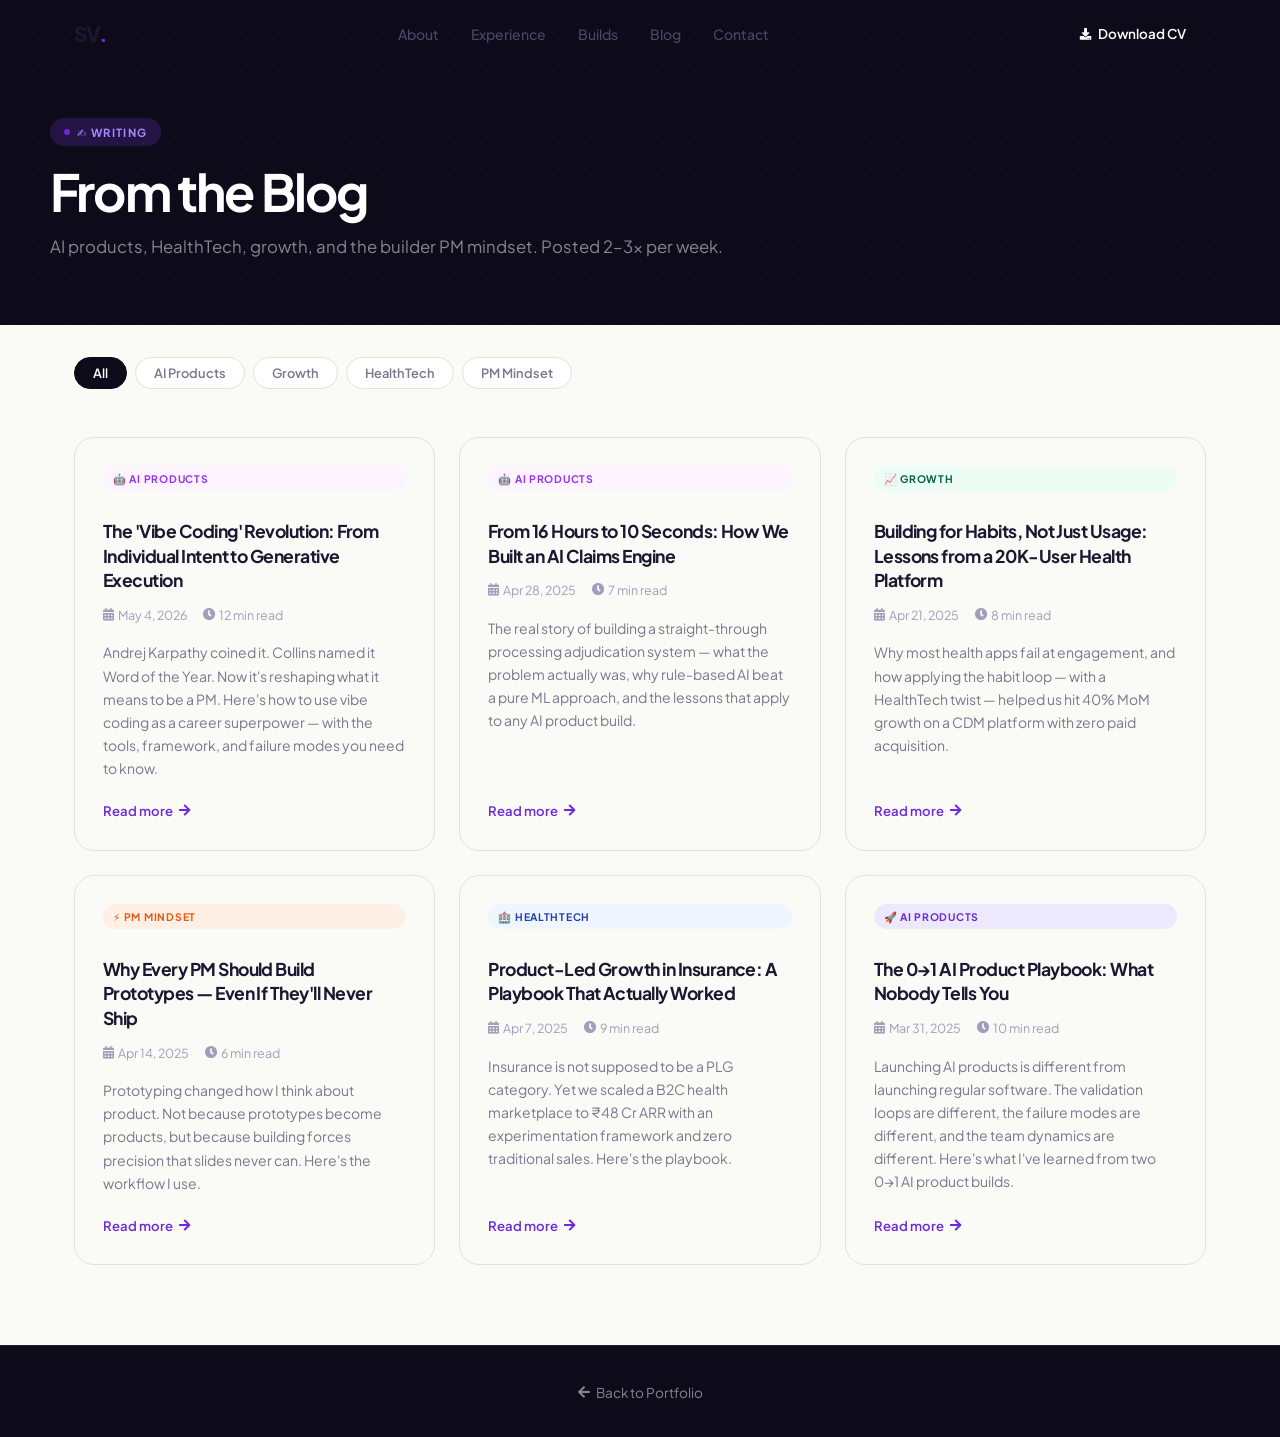
<file: blog.html>
<!DOCTYPE html>
<html lang="en">
<head>
  <meta charset="UTF-8">
  <meta name="viewport" content="width=device-width, initial-scale=1.0">
  <meta name="description" content="Sourav Verma's blog — writing on AI products, HealthTech, and the builder PM mindset.">
  <title>Blog — Sourav Verma</title>
  <link rel="preconnect" href="https://fonts.googleapis.com">
  <link href="https://fonts.googleapis.com/css2?family=Plus+Jakarta+Sans:wght@400;500;600;700;800&family=Inter:wght@400;500;600;700&display=swap" rel="stylesheet">
  <link rel="stylesheet" href="vendor/fontawesome-free/css/all.min.css">
  <link rel="stylesheet" href="css/main.css">
  <style>
    .blog-listing-card {
      border: 1px solid var(--c-border);
      border-radius: var(--r-xl);
      padding: 1.75rem;
      background: var(--c-bg);
      transition: box-shadow 0.2s, transform 0.2s, border-color 0.2s;
      display: flex;
      flex-direction: column;
    }
    .blog-listing-card:hover { box-shadow: var(--sh-l); transform: translateY(-4px); border-color: #c4b5fd; }
    .blog-listing-card h3 { font-size: 1.1rem; font-weight: 700; line-height: 1.4; margin: 0.75rem 0; }
    .blog-listing-card p  { font-size: 0.875rem; color: var(--c-muted); line-height: 1.65; flex-grow: 1; margin-bottom: 1.25rem; }
    .blog-listing-meta { display: flex; align-items: center; gap: 1rem; font-size: 0.78rem; color: var(--c-subtle); flex-wrap: wrap; margin-bottom: 1rem; }
    .blog-listing-meta span { display: inline-flex; align-items: center; gap: 4px; }
    .read-link { display: inline-flex; align-items: center; gap: 6px; font-size: 0.82rem; font-weight: 600; color: var(--c-primary); }
    .read-link:hover { text-decoration: underline; }
    .listing-grid-blog { grid-template-columns: repeat(3, 1fr); }
    @media(max-width:900px){ .listing-grid-blog { grid-template-columns: repeat(2,1fr); } }
    @media(max-width:580px){ .listing-grid-blog { grid-template-columns: 1fr; } }
  </style>
</head>
<body>

<!-- Nav -->
<nav class="site-nav scrolled" id="site-nav">
  <div class="nav-inner">
    <a href="index.html" class="nav-logo">SV<span>.</span></a>
    <ul class="nav-links">
      <li><a href="index.html#about">About</a></li>
      <li><a href="index.html#experience">Experience</a></li>
      <li><a href="index.html#builds">Builds</a></li>
      <li><a href="index.html#blog">Blog</a></li>
      <li><a href="index.html#contact">Contact</a></li>
    </ul>
    <div class="nav-right">
      <a href="resume/Sourav_Verma_Resume_PM.pdf" download class="btn-nav-cta"><i class="fas fa-download"></i> Download CV</a>
    </div>
    <button class="nav-hamburger"><i class="fas fa-bars"></i></button>
  </div>
</nav>
<div class="mobile-nav" id="mobile-nav">
  <a href="index.html#about">About</a>
  <a href="index.html#builds">Builds</a>
  <a href="index.html#contact">Contact</a>
</div>

<!-- Hero -->
<div class="listing-hero">
  <div class="listing-hero-inner">
    <div class="section-eyebrow" style="background:rgba(124,58,237,0.2);color:#a78bfa;margin-bottom:1rem">✍️ Writing</div>
    <h1 class="display-lg">From the Blog</h1>
    <p>AI products, HealthTech, growth, and the builder PM mindset. Posted 2–3× per week.</p>
  </div>
</div>

<!-- Filter Bar -->
<div class="listing-filter-bar">
  <button class="filter-tab active" data-filter="all">All</button>
  <button class="filter-tab" data-filter="ai">AI Products</button>
  <button class="filter-tab" data-filter="growth">Growth</button>
  <button class="filter-tab" data-filter="strategy">HealthTech</button>
  <button class="filter-tab" data-filter="mindset">PM Mindset</button>
</div>

<!-- Listing Grid -->
<div class="listing-grid listing-grid-blog" style="padding-bottom:5rem">

  <div class="blog-listing-card animate" data-tags="ai">
    <span class="blog-card-category cat-ai">🤖 AI Products</span>
    <h3>The 'Vibe Coding' Revolution: From Individual Intent to Generative Execution</h3>
    <div class="blog-listing-meta">
      <span><i class="fas fa-calendar-alt"></i> May 4, 2026</span>
      <span><i class="fas fa-clock"></i> 12 min read</span>
    </div>
    <p>Andrej Karpathy coined it. Collins named it Word of the Year. Now it's reshaping what it means to be a PM. Here's how to use vibe coding as a career superpower — with the tools, framework, and failure modes you need to know.</p>
    <a href="blog/vibe-coding-revolution.html" class="read-link">Read more <i class="fas fa-arrow-right"></i></a>
  </div>

  <div class="blog-listing-card animate animate-delay-1" data-tags="ai">
    <span class="blog-card-category cat-ai">🤖 AI Products</span>
    <h3>From 16 Hours to 10 Seconds: How We Built an AI Claims Engine</h3>
    <div class="blog-listing-meta">
      <span><i class="fas fa-calendar-alt"></i> Apr 28, 2025</span>
      <span><i class="fas fa-clock"></i> 7 min read</span>
    </div>
    <p>The real story of building a straight-through processing adjudication system — what the problem actually was, why rule-based AI beat a pure ML approach, and the lessons that apply to any AI product build.</p>
    <a href="blog/ai-claims-engine.html" class="read-link">Read more <i class="fas fa-arrow-right"></i></a>
  </div>

  <div class="blog-listing-card animate animate-delay-1" data-tags="growth">
    <span class="blog-card-category cat-growth">📈 Growth</span>
    <h3>Building for Habits, Not Just Usage: Lessons from a 20K-User Health Platform</h3>
    <div class="blog-listing-meta">
      <span><i class="fas fa-calendar-alt"></i> Apr 21, 2025</span>
      <span><i class="fas fa-clock"></i> 8 min read</span>
    </div>
    <p>Why most health apps fail at engagement, and how applying the habit loop — with a HealthTech twist — helped us hit 40% MoM growth on a CDM platform with zero paid acquisition.</p>
    <a href="blog/cdm-habits.html" class="read-link">Read more <i class="fas fa-arrow-right"></i></a>
  </div>

  <div class="blog-listing-card animate animate-delay-2" data-tags="mindset">
    <span class="blog-card-category cat-mindset">⚡ PM Mindset</span>
    <h3>Why Every PM Should Build Prototypes — Even If They'll Never Ship</h3>
    <div class="blog-listing-meta">
      <span><i class="fas fa-calendar-alt"></i> Apr 14, 2025</span>
      <span><i class="fas fa-clock"></i> 6 min read</span>
    </div>
    <p>Prototyping changed how I think about product. Not because prototypes become products, but because building forces precision that slides never can. Here's the workflow I use.</p>
    <a href="blog/pm-builder-mindset.html" class="read-link">Read more <i class="fas fa-arrow-right"></i></a>
  </div>

  <div class="blog-listing-card animate animate-delay-1" data-tags="strategy">
    <span class="blog-card-category cat-strategy">🏥 HealthTech</span>
    <h3>Product-Led Growth in Insurance: A Playbook That Actually Worked</h3>
    <div class="blog-listing-meta">
      <span><i class="fas fa-calendar-alt"></i> Apr 7, 2025</span>
      <span><i class="fas fa-clock"></i> 9 min read</span>
    </div>
    <p>Insurance is not supposed to be a PLG category. Yet we scaled a B2C health marketplace to ₹48 Cr ARR with an experimentation framework and zero traditional sales. Here's the playbook.</p>
    <a href="blog/plg-insurance.html" class="read-link">Read more <i class="fas fa-arrow-right"></i></a>
  </div>

  <div class="blog-listing-card animate animate-delay-2" data-tags="ai">
    <span class="blog-card-category cat-product">🚀 AI Products</span>
    <h3>The 0→1 AI Product Playbook: What Nobody Tells You</h3>
    <div class="blog-listing-meta">
      <span><i class="fas fa-calendar-alt"></i> Mar 31, 2025</span>
      <span><i class="fas fa-clock"></i> 10 min read</span>
    </div>
    <p>Launching AI products is different from launching regular software. The validation loops are different, the failure modes are different, and the team dynamics are different. Here's what I've learned from two 0→1 AI product builds.</p>
    <a href="blog/zero-to-one.html" class="read-link">Read more <i class="fas fa-arrow-right"></i></a>
  </div>

</div>

<!-- Footer -->
<footer style="background:var(--c-hero);padding:2rem 1.5rem;text-align:center;border-top:1px solid rgba(255,255,255,0.07)">
  <a href="index.html" style="color:rgba(255,255,255,0.5);font-size:0.85rem;display:inline-flex;align-items:center;gap:6px">
    <i class="fas fa-arrow-left"></i> Back to Portfolio
  </a>
</footer>

<script src="vendor/jquery/jquery.min.js"></script>
<script src="js/main.js"></script>
<script>
  document.querySelectorAll('.filter-tab').forEach(function (tab) {
    tab.addEventListener('click', function () {
      var filter = tab.dataset.filter;
      document.querySelectorAll('.filter-tab').forEach(function (t) { t.classList.remove('active'); });
      tab.classList.add('active');
      document.querySelectorAll('.blog-listing-card').forEach(function (card) {
        if (filter === 'all') {
          card.style.display = '';
        } else {
          card.style.display = (card.dataset.tags || '').includes(filter) ? '' : 'none';
        }
      });
    });
  });
</script>
</body>
</html>
</file>
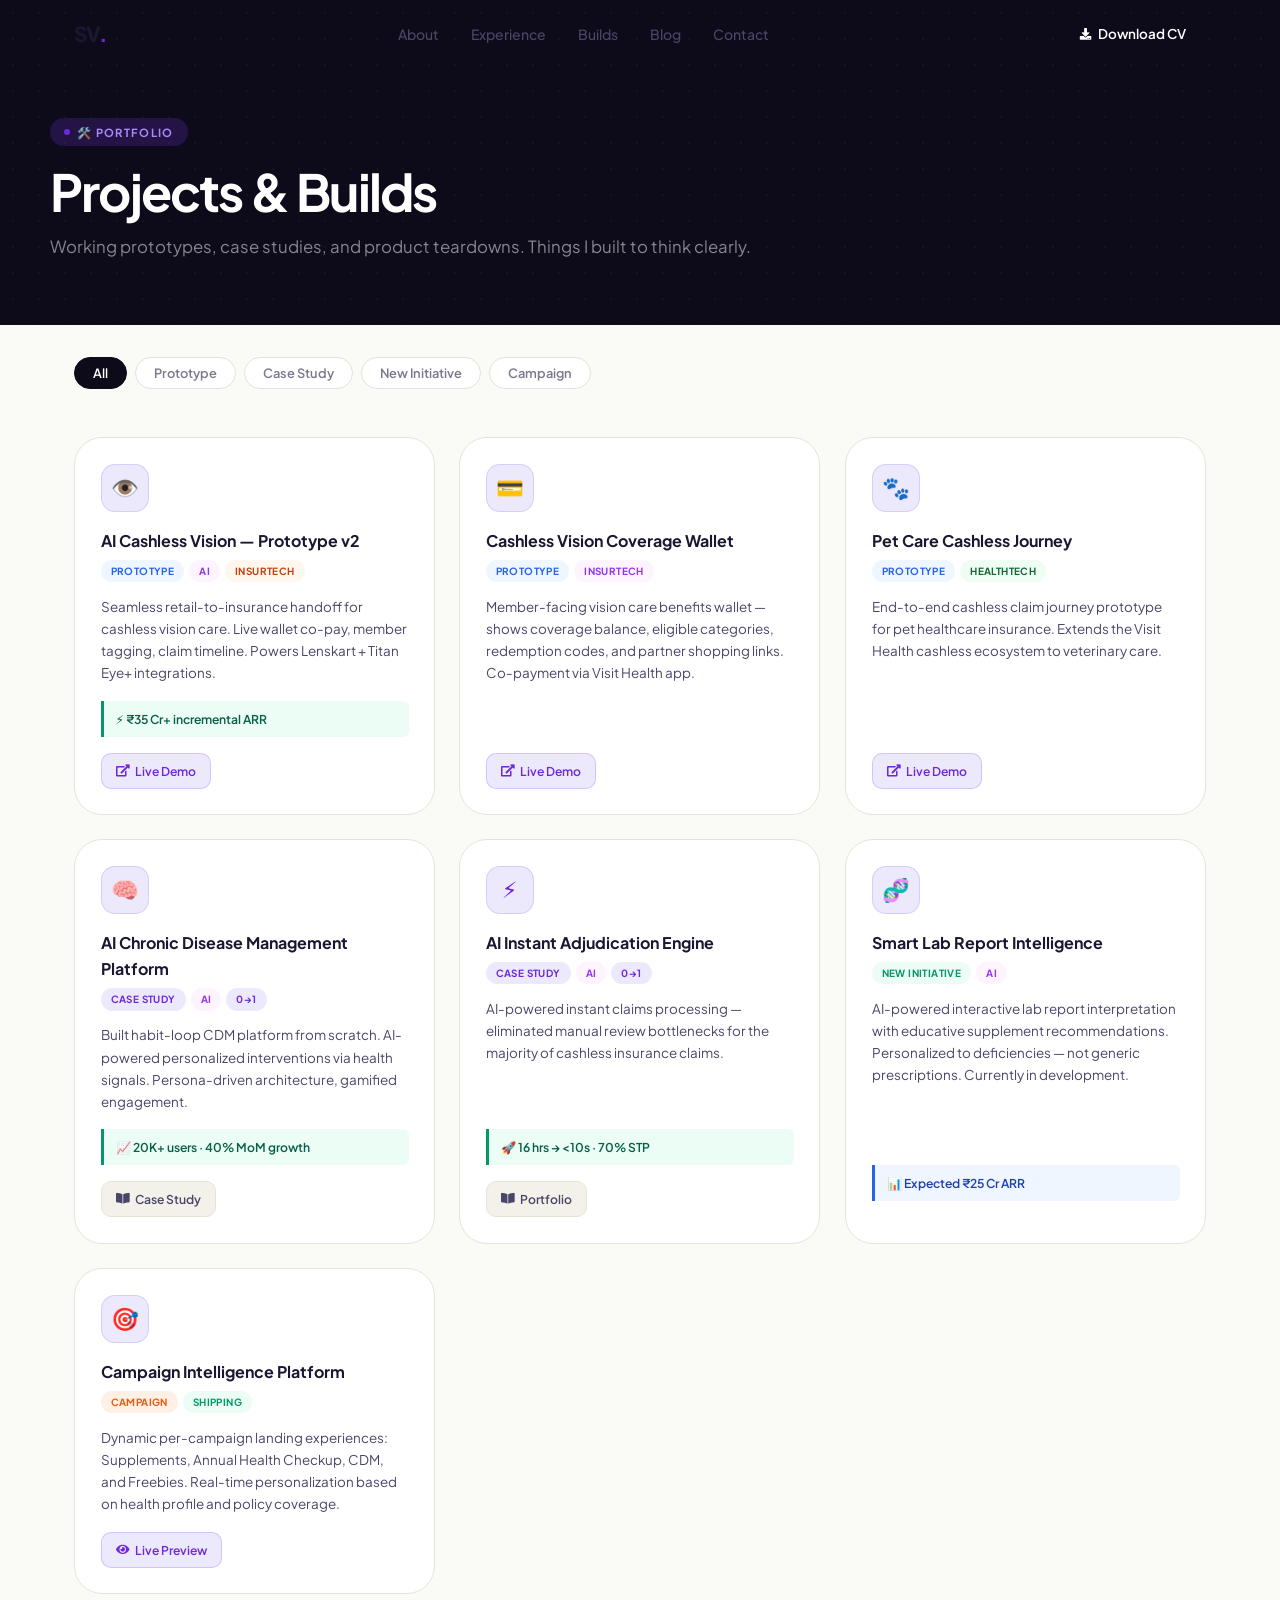
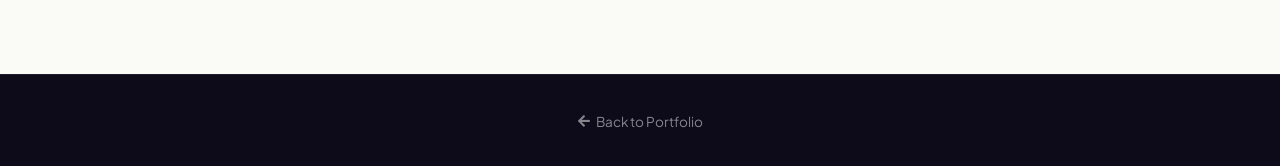
<file: projects.html>
<!DOCTYPE html>
<html lang="en">
<head>
  <meta charset="UTF-8">
  <meta name="viewport" content="width=device-width, initial-scale=1.0">
  <meta name="description" content="Projects, prototypes, and product teardowns by Sourav Verma — PM at Visit Health.">
  <title>Projects &amp; Builds — Sourav Verma</title>
  <link rel="preconnect" href="https://fonts.googleapis.com">
  <link href="https://fonts.googleapis.com/css2?family=Plus+Jakarta+Sans:wght@400;500;600;700;800&family=Inter:wght@400;500;600;700&display=swap" rel="stylesheet">
  <link rel="stylesheet" href="vendor/fontawesome-free/css/all.min.css">
  <link rel="stylesheet" href="css/main.css">
</head>
<body>

<!-- Nav -->
<nav class="site-nav scrolled" id="site-nav">
  <div class="nav-inner">
    <a href="index.html" class="nav-logo">SV<span>.</span></a>
    <ul class="nav-links">
      <li><a href="index.html#about">About</a></li>
      <li><a href="index.html#experience">Experience</a></li>
      <li><a href="index.html#builds">Builds</a></li>
      <li><a href="index.html#blog">Blog</a></li>
      <li><a href="index.html#contact">Contact</a></li>
    </ul>
    <div class="nav-right">
      <a href="resume/Sourav_Verma_Resume_PM.pdf" download class="btn-nav-cta"><i class="fas fa-download"></i> Download CV</a>
    </div>
    <button class="nav-hamburger"><i class="fas fa-bars"></i></button>
  </div>
</nav>
<div class="mobile-nav" id="mobile-nav">
  <a href="index.html#about">About</a>
  <a href="index.html#builds">Builds</a>
  <a href="index.html#contact">Contact</a>
</div>

<!-- Hero -->
<div class="listing-hero">
  <div class="listing-hero-inner">
    <div class="section-eyebrow" style="background:rgba(124,58,237,0.2);color:#a78bfa;margin-bottom:1rem">🛠️ Portfolio</div>
    <h1 class="display-lg">Projects &amp; Builds</h1>
    <p>Working prototypes, case studies, and product teardowns. Things I built to think clearly.</p>
  </div>
</div>

<!-- Filter Bar -->
<div class="listing-filter-bar">
  <button class="filter-tab active" data-filter="all">All</button>
  <button class="filter-tab" data-filter="prototype">Prototype</button>
  <button class="filter-tab" data-filter="case">Case Study</button>
  <button class="filter-tab" data-filter="new">New Initiative</button>
  <button class="filter-tab" data-filter="campaign">Campaign</button>
</div>

<!-- Grid -->
<div class="listing-grid" style="padding-bottom:5rem">

  <div class="build-card animate" data-tags="prototype">
    <div class="build-card-emoji">👁️</div>
    <div class="build-card-title">AI Cashless Vision — Prototype v2</div>
    <div class="build-tags">
      <span class="build-tag tag-proto">Prototype</span>
      <span class="build-tag tag-ai">AI</span>
      <span class="build-tag" style="background:#fff7ed;color:#c2410c">InsurTech</span>
    </div>
    <p class="build-desc">Seamless retail-to-insurance handoff for cashless vision care. Live wallet co-pay, member tagging, claim timeline. Powers Lenskart + Titan Eye+ integrations.</p>
    <div class="build-outcome">⚡ ₹35 Cr+ incremental ARR</div>
    <div class="build-links">
      <a href="https://sourav-verma.github.io/cashless-vision-prototype-v2/" target="_blank" class="build-link live"><i class="fas fa-external-link-alt"></i> Live Demo</a>
    </div>
  </div>

  <div class="build-card animate animate-delay-1" data-tags="prototype">
    <div class="build-card-emoji">💳</div>
    <div class="build-card-title">Cashless Vision Coverage Wallet</div>
    <div class="build-tags">
      <span class="build-tag tag-proto">Prototype</span>
      <span class="build-tag tag-ai">InsurTech</span>
    </div>
    <p class="build-desc">Member-facing vision care benefits wallet — shows coverage balance, eligible categories, redemption codes, and partner shopping links. Co-payment via Visit Health app.</p>
    <div class="build-links">
      <a href="https://sourav-verma.github.io/cashless-vision-coverage/" target="_blank" class="build-link live"><i class="fas fa-external-link-alt"></i> Live Demo</a>
    </div>
  </div>

  <div class="build-card animate animate-delay-2" data-tags="prototype">
    <div class="build-card-emoji">🐾</div>
    <div class="build-card-title">Pet Care Cashless Journey</div>
    <div class="build-tags">
      <span class="build-tag tag-proto">Prototype</span>
      <span class="build-tag tag-new" style="background:#f0fdf4;color:#166534">HealthTech</span>
    </div>
    <p class="build-desc">End-to-end cashless claim journey prototype for pet healthcare insurance. Extends the Visit Health cashless ecosystem to veterinary care.</p>
    <div class="build-links">
      <a href="https://sourav-verma.github.io/cashless-pet-care/" target="_blank" class="build-link live"><i class="fas fa-external-link-alt"></i> Live Demo</a>
    </div>
  </div>

  <div class="build-card animate animate-delay-1" data-tags="case">
    <div class="build-card-emoji">🧠</div>
    <div class="build-card-title">AI Chronic Disease Management Platform</div>
    <div class="build-tags">
      <span class="build-tag tag-case">Case Study</span>
      <span class="build-tag tag-ai">AI</span>
      <span class="build-tag tag-case">0→1</span>
    </div>
    <p class="build-desc">Built habit-loop CDM platform from scratch. AI-powered personalized interventions via health signals. Persona-driven architecture, gamified engagement.</p>
    <div class="build-outcome">📈 20K+ users · 40% MoM growth</div>
    <div class="build-links">
      <a href="https://sourav-verma-product.notion.site/Condition-Management-Program-268cdbd8fce0819895c3d425c9c0c8b4" target="_blank" class="build-link notion"><i class="fas fa-book-open"></i> Case Study</a>
    </div>
  </div>

  <div class="build-card animate animate-delay-2" data-tags="case">
    <div class="build-card-emoji">⚡</div>
    <div class="build-card-title">AI Instant Adjudication Engine</div>
    <div class="build-tags">
      <span class="build-tag tag-case">Case Study</span>
      <span class="build-tag tag-ai">AI</span>
      <span class="build-tag tag-case">0→1</span>
    </div>
    <p class="build-desc">AI-powered instant claims processing — eliminated manual review bottlenecks for the majority of cashless insurance claims.</p>
    <div class="build-outcome">🚀 16 hrs → &lt;10s · 70% STP</div>
    <div class="build-links">
      <a href="https://sourav-verma-product.notion.site/Portfolio-268cdbd8fce080348220feef68b57311" target="_blank" class="build-link notion"><i class="fas fa-book-open"></i> Portfolio</a>
    </div>
  </div>

  <div class="build-card animate animate-delay-3" data-tags="new">
    <div class="build-card-emoji">🧬</div>
    <div class="build-card-title">Smart Lab Report Intelligence</div>
    <div class="build-tags">
      <span class="build-tag tag-new">New Initiative</span>
      <span class="build-tag tag-ai">AI</span>
    </div>
    <p class="build-desc">AI-powered interactive lab report interpretation with educative supplement recommendations. Personalized to deficiencies — not generic prescriptions. Currently in development.</p>
    <div class="build-outcome expected">📊 Expected ₹25 Cr ARR</div>
  </div>

  <div class="build-card animate animate-delay-1" data-tags="campaign new">
    <div class="build-card-emoji">🎯</div>
    <div class="build-card-title">Campaign Intelligence Platform</div>
    <div class="build-tags">
      <span class="build-tag tag-campaign">Campaign</span>
      <span class="build-tag tag-new">Shipping</span>
    </div>
    <p class="build-desc">Dynamic per-campaign landing experiences: Supplements, Annual Health Checkup, CDM, and Freebies. Real-time personalization based on health profile and policy coverage.</p>
    <div class="build-links">
      <a href="index.html#campaigns" class="build-link live"><i class="fas fa-eye"></i> Live Preview</a>
    </div>
  </div>

</div>

<!-- Footer -->
<footer style="background:var(--c-hero);padding:2rem 1.5rem;text-align:center;border-top:1px solid rgba(255,255,255,0.07)">
  <a href="index.html" style="color:rgba(255,255,255,0.5);font-size:0.85rem;display:inline-flex;align-items:center;gap:6px">
    <i class="fas fa-arrow-left"></i> Back to Portfolio
  </a>
</footer>

<script src="vendor/jquery/jquery.min.js"></script>
<script src="js/main.js"></script>
</body>
</html>
</file>
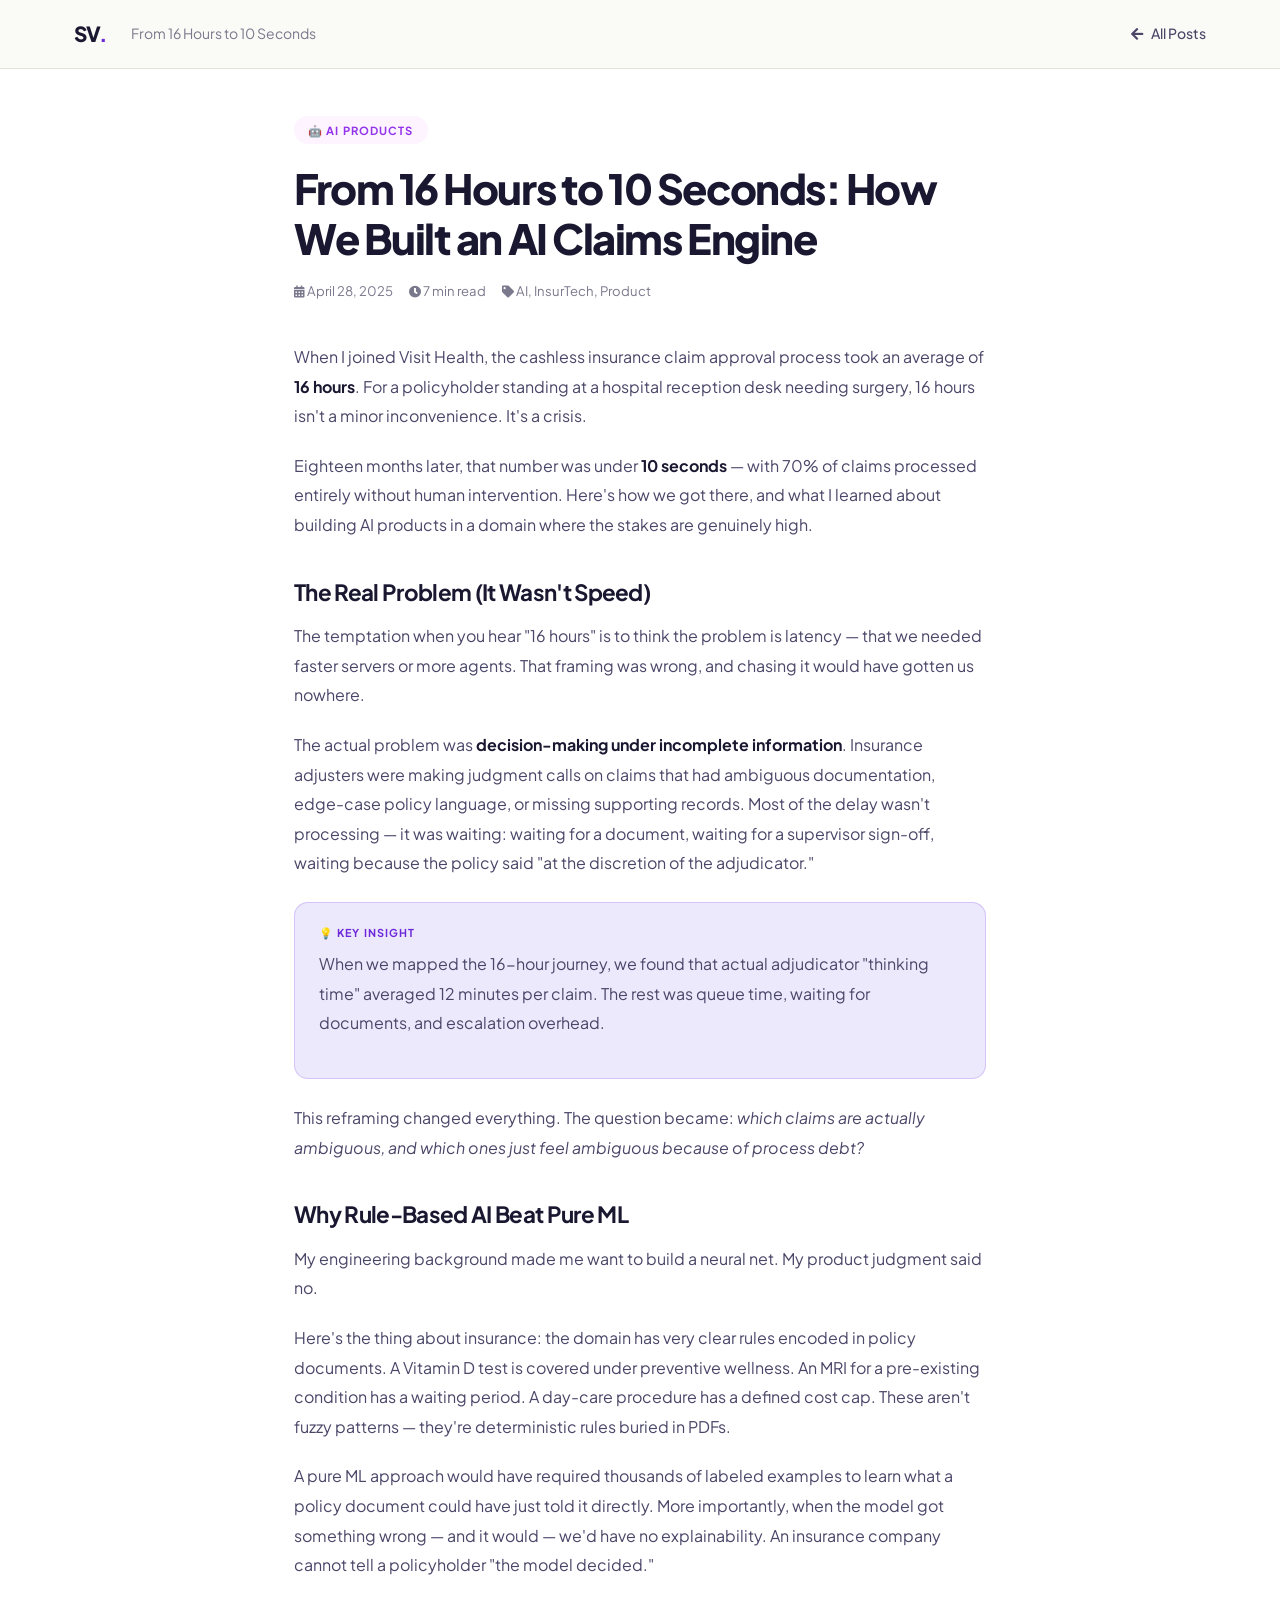
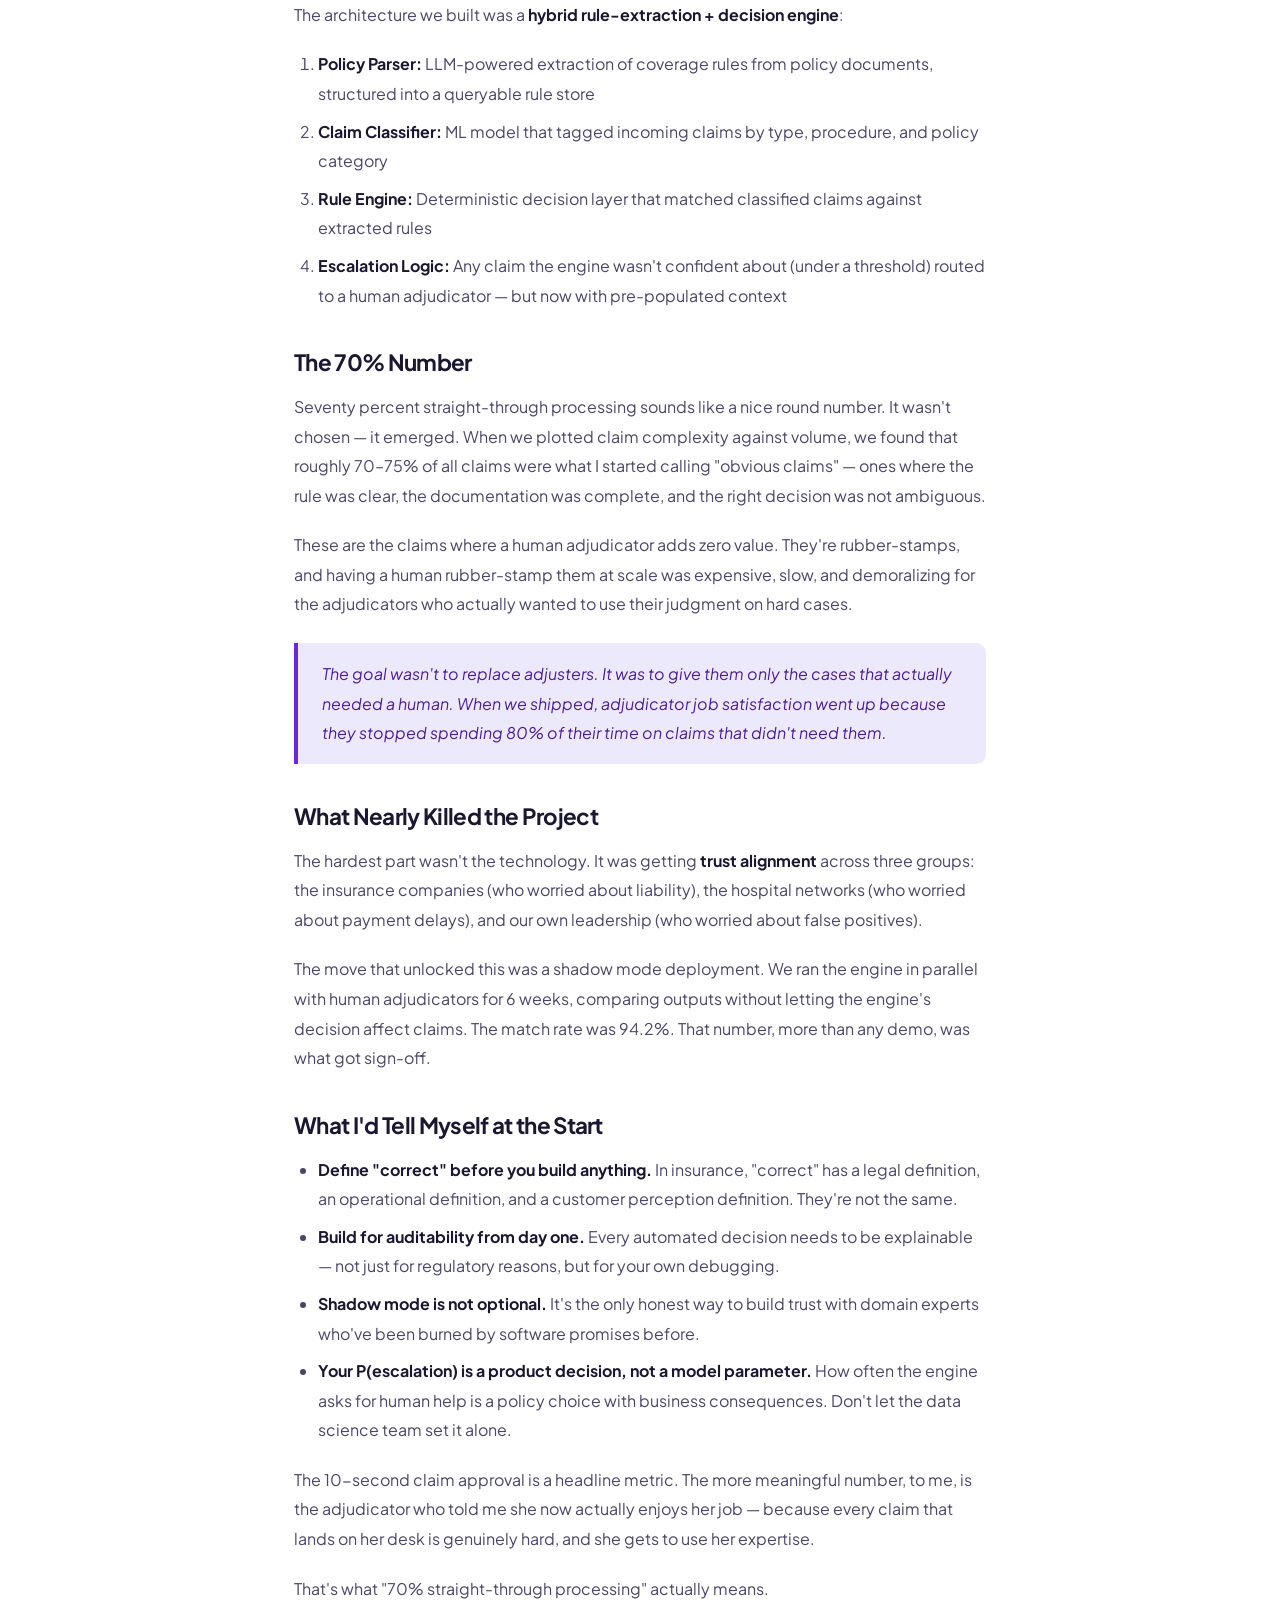
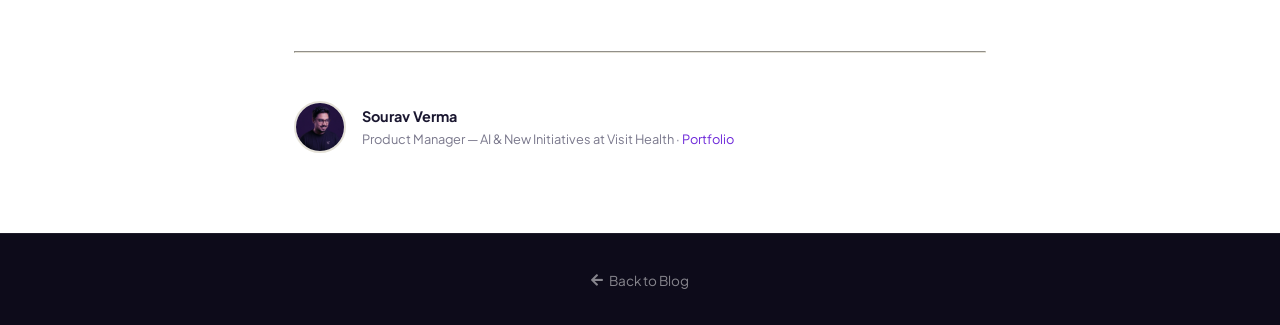
<file: blog/ai-claims-engine.html>
<!DOCTYPE html>
<html lang="en">
<head>
  <meta charset="UTF-8">
  <meta name="viewport" content="width=device-width, initial-scale=1.0">
  <title>From 16 Hours to 10 Seconds — Sourav Verma</title>
  <link rel="preconnect" href="https://fonts.googleapis.com">
  <link href="https://fonts.googleapis.com/css2?family=Plus+Jakarta+Sans:wght@400;500;600;700;800&family=Inter:wght@400;500;600;700&display=swap" rel="stylesheet">
  <link rel="stylesheet" href="../vendor/fontawesome-free/css/all.min.css">
  <link rel="stylesheet" href="../css/main.css">
</head>
<body style="background:var(--c-bg-slate)">

<nav class="site-nav scrolled">
  <div class="nav-inner">
    <a href="../index.html" class="nav-logo">SV<span>.</span></a>
    <div class="post-nav-title">From 16 Hours to 10 Seconds</div>
    <a href="../blog.html" class="post-nav-back" style="margin-left:auto"><i class="fas fa-arrow-left"></i> All Posts</a>
  </div>
</nav>

<article class="post-content">
  <div class="post-hero-category cat-ai">🤖 AI Products</div>

  <h1 class="post-title">From 16 Hours to 10 Seconds: How We Built an AI Claims Engine</h1>

  <div class="post-meta-row">
    <span><i class="fas fa-calendar-alt"></i> April 28, 2025</span>
    <span><i class="fas fa-clock"></i> 7 min read</span>
    <span><i class="fas fa-tag"></i> AI, InsurTech, Product</span>
  </div>

  <div class="post-body">

    <p>When I joined Visit Health, the cashless insurance claim approval process took an average of <strong>16 hours</strong>. For a policyholder standing at a hospital reception desk needing surgery, 16 hours isn't a minor inconvenience. It's a crisis.</p>

    <p>Eighteen months later, that number was under <strong>10 seconds</strong> — with 70% of claims processed entirely without human intervention. Here's how we got there, and what I learned about building AI products in a domain where the stakes are genuinely high.</p>

    <h2>The Real Problem (It Wasn't Speed)</h2>

    <p>The temptation when you hear "16 hours" is to think the problem is latency — that we needed faster servers or more agents. That framing was wrong, and chasing it would have gotten us nowhere.</p>

    <p>The actual problem was <strong>decision-making under incomplete information</strong>. Insurance adjusters were making judgment calls on claims that had ambiguous documentation, edge-case policy language, or missing supporting records. Most of the delay wasn't processing — it was waiting: waiting for a document, waiting for a supervisor sign-off, waiting because the policy said "at the discretion of the adjudicator."</p>

    <div class="post-callout">
      <div class="post-callout-label">💡 Key Insight</div>
      <p>When we mapped the 16-hour journey, we found that actual adjudicator "thinking time" averaged 12 minutes per claim. The rest was queue time, waiting for documents, and escalation overhead.</p>
    </div>

    <p>This reframing changed everything. The question became: <em>which claims are actually ambiguous, and which ones just feel ambiguous because of process debt?</em></p>

    <h2>Why Rule-Based AI Beat Pure ML</h2>

    <p>My engineering background made me want to build a neural net. My product judgment said no.</p>

    <p>Here's the thing about insurance: the domain has very clear rules encoded in policy documents. A Vitamin D test is covered under preventive wellness. An MRI for a pre-existing condition has a waiting period. A day-care procedure has a defined cost cap. These aren't fuzzy patterns — they're deterministic rules buried in PDFs.</p>

    <p>A pure ML approach would have required thousands of labeled examples to learn what a policy document could have just told it directly. More importantly, when the model got something wrong — and it would — we'd have no explainability. An insurance company cannot tell a policyholder "the model decided."</p>

    <p>The architecture we built was a <strong>hybrid rule-extraction + decision engine</strong>:</p>

    <ol>
      <li><strong>Policy Parser:</strong> LLM-powered extraction of coverage rules from policy documents, structured into a queryable rule store</li>
      <li><strong>Claim Classifier:</strong> ML model that tagged incoming claims by type, procedure, and policy category</li>
      <li><strong>Rule Engine:</strong> Deterministic decision layer that matched classified claims against extracted rules</li>
      <li><strong>Escalation Logic:</strong> Any claim the engine wasn't confident about (under a threshold) routed to a human adjudicator — but now with pre-populated context</li>
    </ol>

    <h2>The 70% Number</h2>

    <p>Seventy percent straight-through processing sounds like a nice round number. It wasn't chosen — it emerged. When we plotted claim complexity against volume, we found that roughly 70–75% of all claims were what I started calling "obvious claims" — ones where the rule was clear, the documentation was complete, and the right decision was not ambiguous.</p>

    <p>These are the claims where a human adjudicator adds zero value. They're rubber-stamps, and having a human rubber-stamp them at scale was expensive, slow, and demoralizing for the adjudicators who actually wanted to use their judgment on hard cases.</p>

    <blockquote>
      The goal wasn't to replace adjusters. It was to give them only the cases that actually needed a human. When we shipped, adjudicator job satisfaction went up because they stopped spending 80% of their time on claims that didn't need them.
    </blockquote>

    <h2>What Nearly Killed the Project</h2>

    <p>The hardest part wasn't the technology. It was getting <strong>trust alignment</strong> across three groups: the insurance companies (who worried about liability), the hospital networks (who worried about payment delays), and our own leadership (who worried about false positives).</p>

    <p>The move that unlocked this was a shadow mode deployment. We ran the engine in parallel with human adjudicators for 6 weeks, comparing outputs without letting the engine's decision affect claims. The match rate was 94.2%. That number, more than any demo, was what got sign-off.</p>

    <h2>What I'd Tell Myself at the Start</h2>

    <ul>
      <li><strong>Define "correct" before you build anything.</strong> In insurance, "correct" has a legal definition, an operational definition, and a customer perception definition. They're not the same.</li>
      <li><strong>Build for auditability from day one.</strong> Every automated decision needs to be explainable — not just for regulatory reasons, but for your own debugging.</li>
      <li><strong>Shadow mode is not optional.</strong> It's the only honest way to build trust with domain experts who've been burned by software promises before.</li>
      <li><strong>Your P(escalation) is a product decision, not a model parameter.</strong> How often the engine asks for human help is a policy choice with business consequences. Don't let the data science team set it alone.</li>
    </ul>

    <p>The 10-second claim approval is a headline metric. The more meaningful number, to me, is the adjudicator who told me she now actually enjoys her job — because every claim that lands on her desk is genuinely hard, and she gets to use her expertise.</p>

    <p>That's what "70% straight-through processing" actually means.</p>

  </div>

  <hr style="margin:3rem 0;border-color:var(--c-border)">
  <div style="display:flex;align-items:center;gap:1rem">
    <img src="../img/profile.png" alt="Sourav Verma" style="width:52px;height:52px;border-radius:50%;object-fit:cover;border:2px solid var(--c-border)">
    <div>
      <div style="font-weight:700;font-size:0.9rem">Sourav Verma</div>
      <div style="font-size:0.8rem;color:var(--c-muted)">Product Manager — AI &amp; New Initiatives at Visit Health · <a href="../index.html" style="color:var(--c-primary)">Portfolio</a></div>
    </div>
  </div>
</article>

<footer style="background:var(--c-hero);padding:2rem 1.5rem;text-align:center;border-top:1px solid rgba(255,255,255,0.07)">
  <a href="../blog.html" style="color:rgba(255,255,255,0.5);font-size:0.85rem;display:inline-flex;align-items:center;gap:6px">
    <i class="fas fa-arrow-left"></i> Back to Blog
  </a>
</footer>
</body>
</html>
</file>
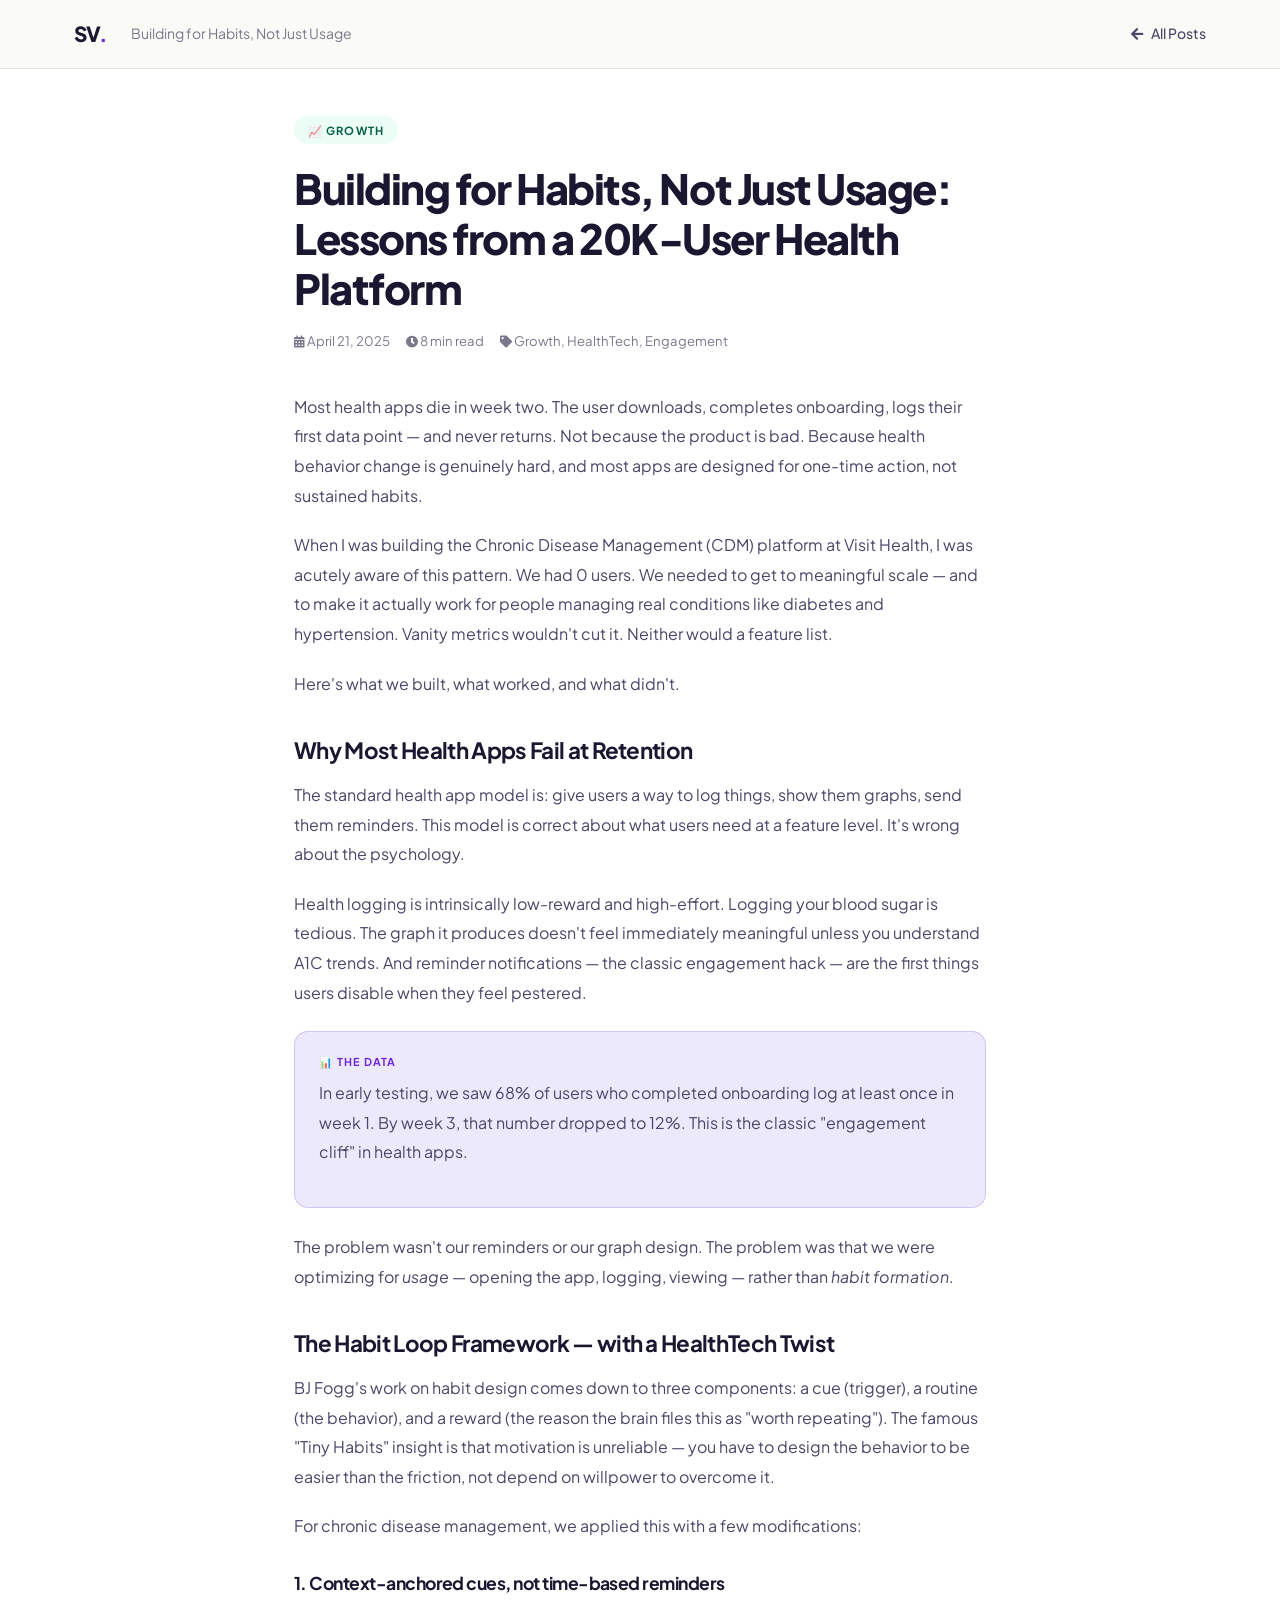
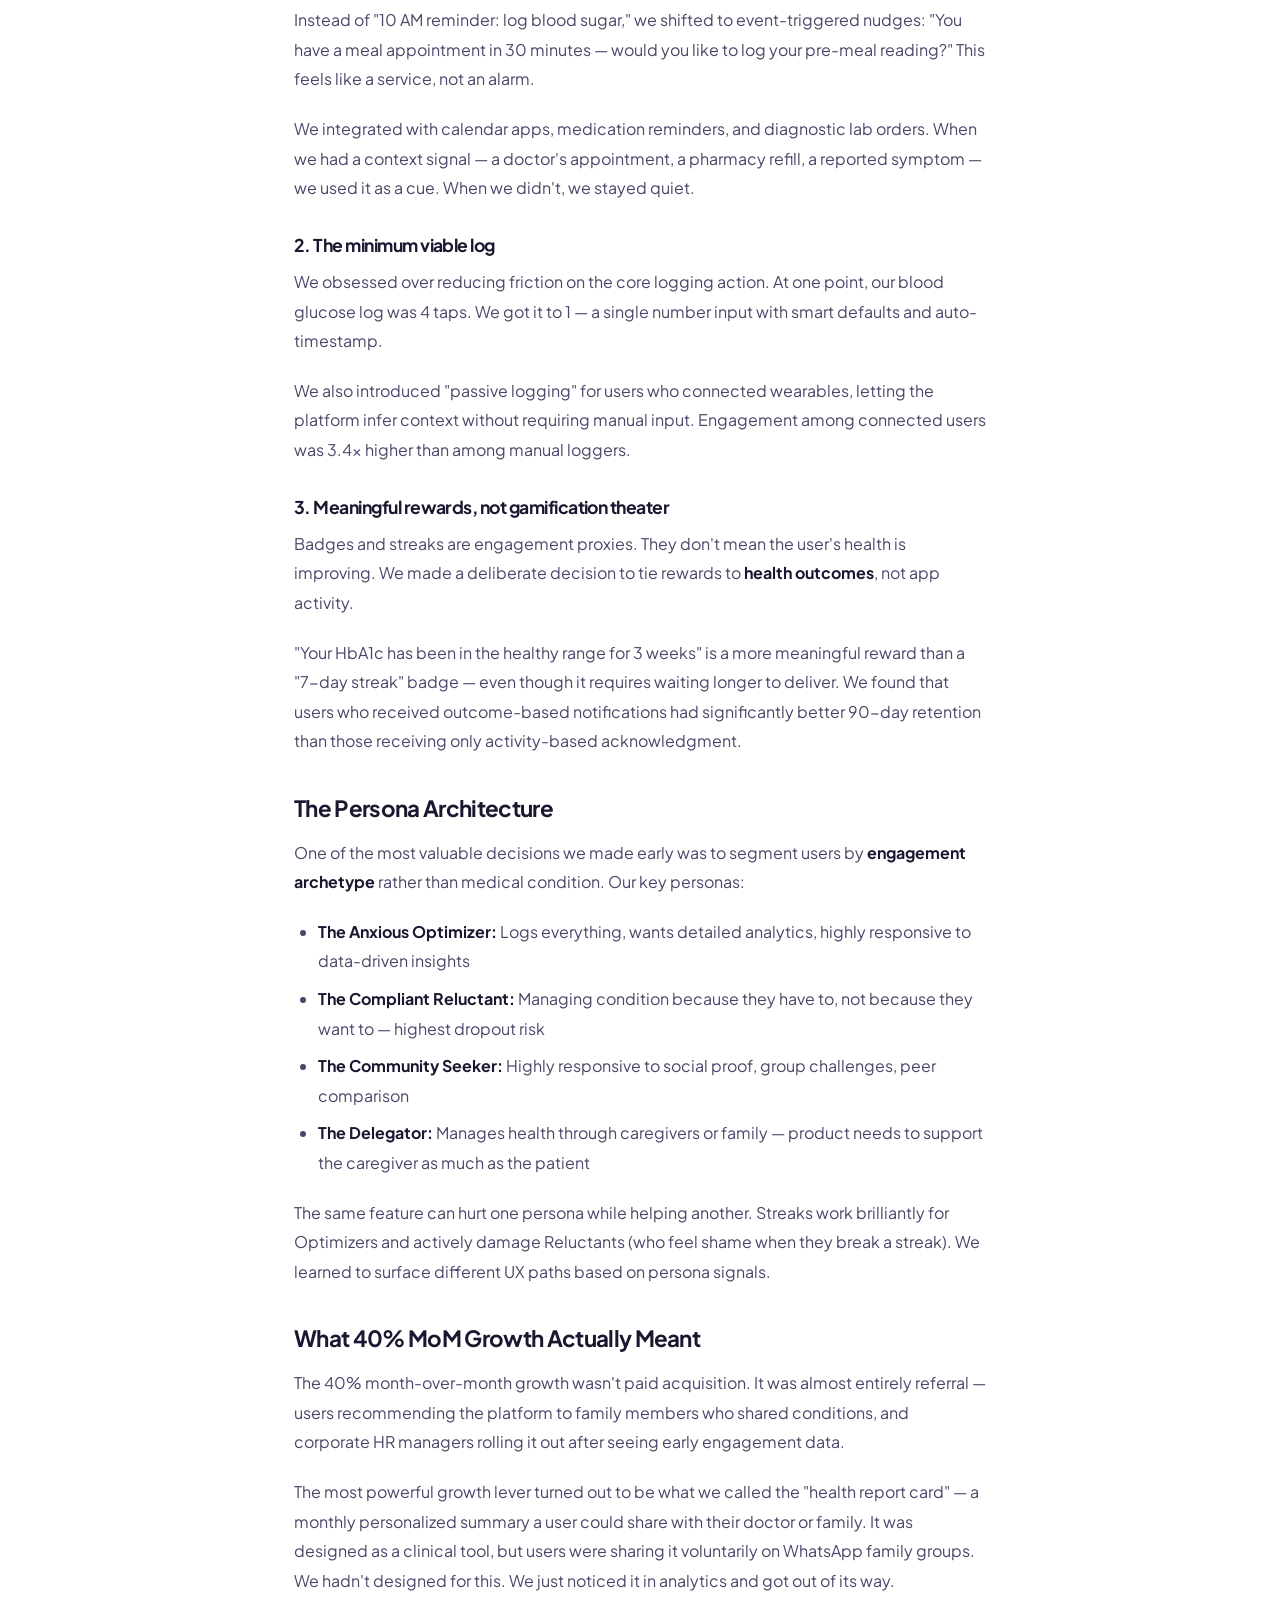
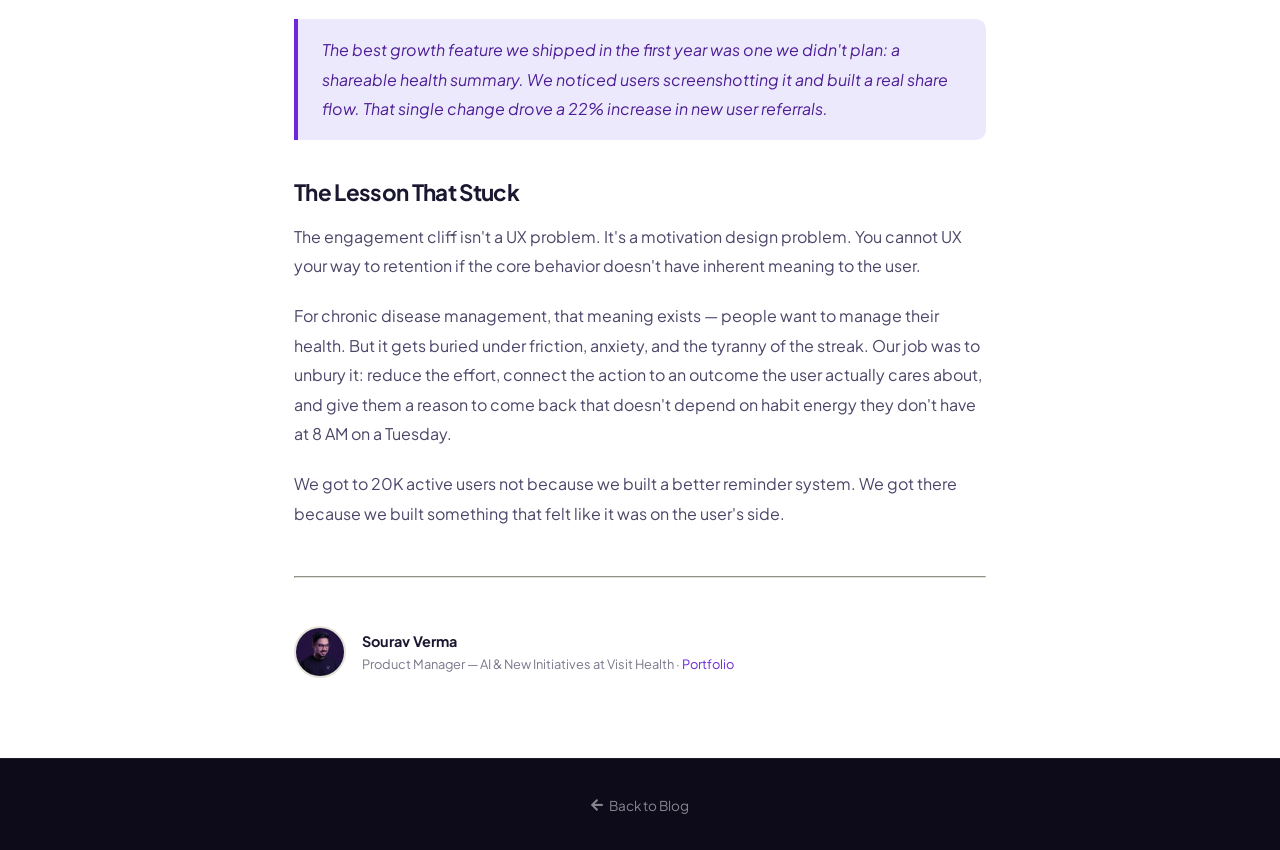
<file: blog/cdm-habits.html>
<!DOCTYPE html>
<html lang="en">
<head>
  <meta charset="UTF-8">
  <meta name="viewport" content="width=device-width, initial-scale=1.0">
  <title>Building for Habits, Not Just Usage — Sourav Verma</title>
  <link rel="preconnect" href="https://fonts.googleapis.com">
  <link href="https://fonts.googleapis.com/css2?family=Plus+Jakarta+Sans:wght@400;500;600;700;800&family=Inter:wght@400;500;600;700&display=swap" rel="stylesheet">
  <link rel="stylesheet" href="../vendor/fontawesome-free/css/all.min.css">
  <link rel="stylesheet" href="../css/main.css">
</head>
<body style="background:var(--c-bg-slate)">

<nav class="site-nav scrolled">
  <div class="nav-inner">
    <a href="../index.html" class="nav-logo">SV<span>.</span></a>
    <div class="post-nav-title">Building for Habits, Not Just Usage</div>
    <a href="../blog.html" class="post-nav-back" style="margin-left:auto"><i class="fas fa-arrow-left"></i> All Posts</a>
  </div>
</nav>

<article class="post-content">
  <div class="post-hero-category cat-growth">📈 Growth</div>

  <h1 class="post-title">Building for Habits, Not Just Usage: Lessons from a 20K-User Health Platform</h1>

  <div class="post-meta-row">
    <span><i class="fas fa-calendar-alt"></i> April 21, 2025</span>
    <span><i class="fas fa-clock"></i> 8 min read</span>
    <span><i class="fas fa-tag"></i> Growth, HealthTech, Engagement</span>
  </div>

  <div class="post-body">

    <p>Most health apps die in week two. The user downloads, completes onboarding, logs their first data point — and never returns. Not because the product is bad. Because health behavior change is genuinely hard, and most apps are designed for one-time action, not sustained habits.</p>

    <p>When I was building the Chronic Disease Management (CDM) platform at Visit Health, I was acutely aware of this pattern. We had 0 users. We needed to get to meaningful scale — and to make it actually work for people managing real conditions like diabetes and hypertension. Vanity metrics wouldn't cut it. Neither would a feature list.</p>

    <p>Here's what we built, what worked, and what didn't.</p>

    <h2>Why Most Health Apps Fail at Retention</h2>

    <p>The standard health app model is: give users a way to log things, show them graphs, send them reminders. This model is correct about what users need at a feature level. It's wrong about the psychology.</p>

    <p>Health logging is intrinsically low-reward and high-effort. Logging your blood sugar is tedious. The graph it produces doesn't feel immediately meaningful unless you understand A1C trends. And reminder notifications — the classic engagement hack — are the first things users disable when they feel pestered.</p>

    <div class="post-callout">
      <div class="post-callout-label">📊 The Data</div>
      <p>In early testing, we saw 68% of users who completed onboarding log at least once in week 1. By week 3, that number dropped to 12%. This is the classic "engagement cliff" in health apps.</p>
    </div>

    <p>The problem wasn't our reminders or our graph design. The problem was that we were optimizing for <em>usage</em> — opening the app, logging, viewing — rather than <em>habit formation</em>.</p>

    <h2>The Habit Loop Framework — with a HealthTech Twist</h2>

    <p>BJ Fogg's work on habit design comes down to three components: a cue (trigger), a routine (the behavior), and a reward (the reason the brain files this as "worth repeating"). The famous "Tiny Habits" insight is that motivation is unreliable — you have to design the behavior to be easier than the friction, not depend on willpower to overcome it.</p>

    <p>For chronic disease management, we applied this with a few modifications:</p>

    <h3>1. Context-anchored cues, not time-based reminders</h3>

    <p>Instead of "10 AM reminder: log blood sugar," we shifted to event-triggered nudges: "You have a meal appointment in 30 minutes — would you like to log your pre-meal reading?" This feels like a service, not an alarm.</p>

    <p>We integrated with calendar apps, medication reminders, and diagnostic lab orders. When we had a context signal — a doctor's appointment, a pharmacy refill, a reported symptom — we used it as a cue. When we didn't, we stayed quiet.</p>

    <h3>2. The minimum viable log</h3>

    <p>We obsessed over reducing friction on the core logging action. At one point, our blood glucose log was 4 taps. We got it to 1 — a single number input with smart defaults and auto-timestamp.</p>

    <p>We also introduced "passive logging" for users who connected wearables, letting the platform infer context without requiring manual input. Engagement among connected users was 3.4× higher than among manual loggers.</p>

    <h3>3. Meaningful rewards, not gamification theater</h3>

    <p>Badges and streaks are engagement proxies. They don't mean the user's health is improving. We made a deliberate decision to tie rewards to <strong>health outcomes</strong>, not app activity.</p>

    <p>"Your HbA1c has been in the healthy range for 3 weeks" is a more meaningful reward than a "7-day streak" badge — even though it requires waiting longer to deliver. We found that users who received outcome-based notifications had significantly better 90-day retention than those receiving only activity-based acknowledgment.</p>

    <h2>The Persona Architecture</h2>

    <p>One of the most valuable decisions we made early was to segment users by <strong>engagement archetype</strong> rather than medical condition. Our key personas:</p>

    <ul>
      <li><strong>The Anxious Optimizer:</strong> Logs everything, wants detailed analytics, highly responsive to data-driven insights</li>
      <li><strong>The Compliant Reluctant:</strong> Managing condition because they have to, not because they want to — highest dropout risk</li>
      <li><strong>The Community Seeker:</strong> Highly responsive to social proof, group challenges, peer comparison</li>
      <li><strong>The Delegator:</strong> Manages health through caregivers or family — product needs to support the caregiver as much as the patient</li>
    </ul>

    <p>The same feature can hurt one persona while helping another. Streaks work brilliantly for Optimizers and actively damage Reluctants (who feel shame when they break a streak). We learned to surface different UX paths based on persona signals.</p>

    <h2>What 40% MoM Growth Actually Meant</h2>

    <p>The 40% month-over-month growth wasn't paid acquisition. It was almost entirely referral — users recommending the platform to family members who shared conditions, and corporate HR managers rolling it out after seeing early engagement data.</p>

    <p>The most powerful growth lever turned out to be what we called the "health report card" — a monthly personalized summary a user could share with their doctor or family. It was designed as a clinical tool, but users were sharing it voluntarily on WhatsApp family groups. We hadn't designed for this. We just noticed it in analytics and got out of its way.</p>

    <blockquote>
      The best growth feature we shipped in the first year was one we didn't plan: a shareable health summary. We noticed users screenshotting it and built a real share flow. That single change drove a 22% increase in new user referrals.
    </blockquote>

    <h2>The Lesson That Stuck</h2>

    <p>The engagement cliff isn't a UX problem. It's a motivation design problem. You cannot UX your way to retention if the core behavior doesn't have inherent meaning to the user.</p>

    <p>For chronic disease management, that meaning exists — people want to manage their health. But it gets buried under friction, anxiety, and the tyranny of the streak. Our job was to unbury it: reduce the effort, connect the action to an outcome the user actually cares about, and give them a reason to come back that doesn't depend on habit energy they don't have at 8 AM on a Tuesday.</p>

    <p>We got to 20K active users not because we built a better reminder system. We got there because we built something that felt like it was on the user's side.</p>

  </div>

  <hr style="margin:3rem 0;border-color:var(--c-border)">
  <div style="display:flex;align-items:center;gap:1rem">
    <img src="../img/profile.png" alt="Sourav Verma" style="width:52px;height:52px;border-radius:50%;object-fit:cover;border:2px solid var(--c-border)">
    <div>
      <div style="font-weight:700;font-size:0.9rem">Sourav Verma</div>
      <div style="font-size:0.8rem;color:var(--c-muted)">Product Manager — AI &amp; New Initiatives at Visit Health · <a href="../index.html" style="color:var(--c-primary)">Portfolio</a></div>
    </div>
  </div>
</article>

<footer style="background:var(--c-hero);padding:2rem 1.5rem;text-align:center;border-top:1px solid rgba(255,255,255,0.07)">
  <a href="../blog.html" style="color:rgba(255,255,255,0.5);font-size:0.85rem;display:inline-flex;align-items:center;gap:6px">
    <i class="fas fa-arrow-left"></i> Back to Blog
  </a>
</footer>
</body>
</html>
</file>
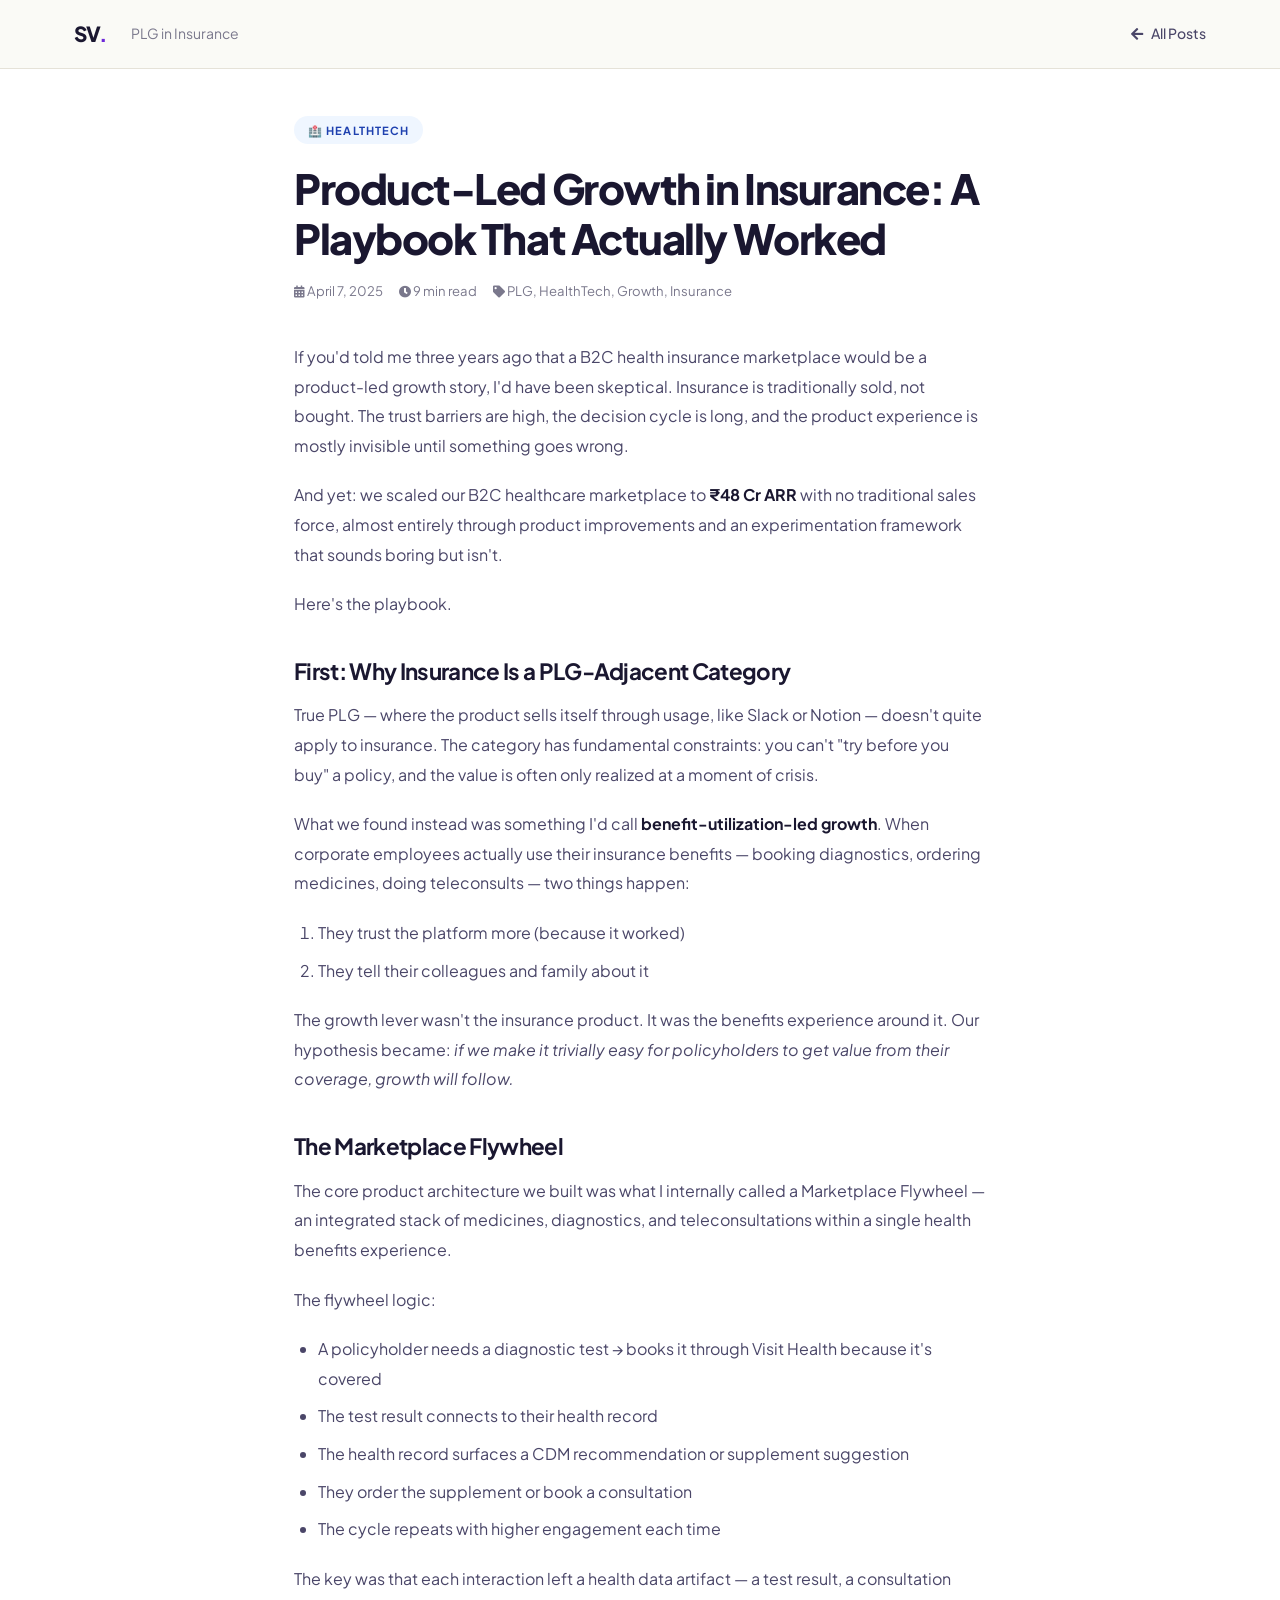
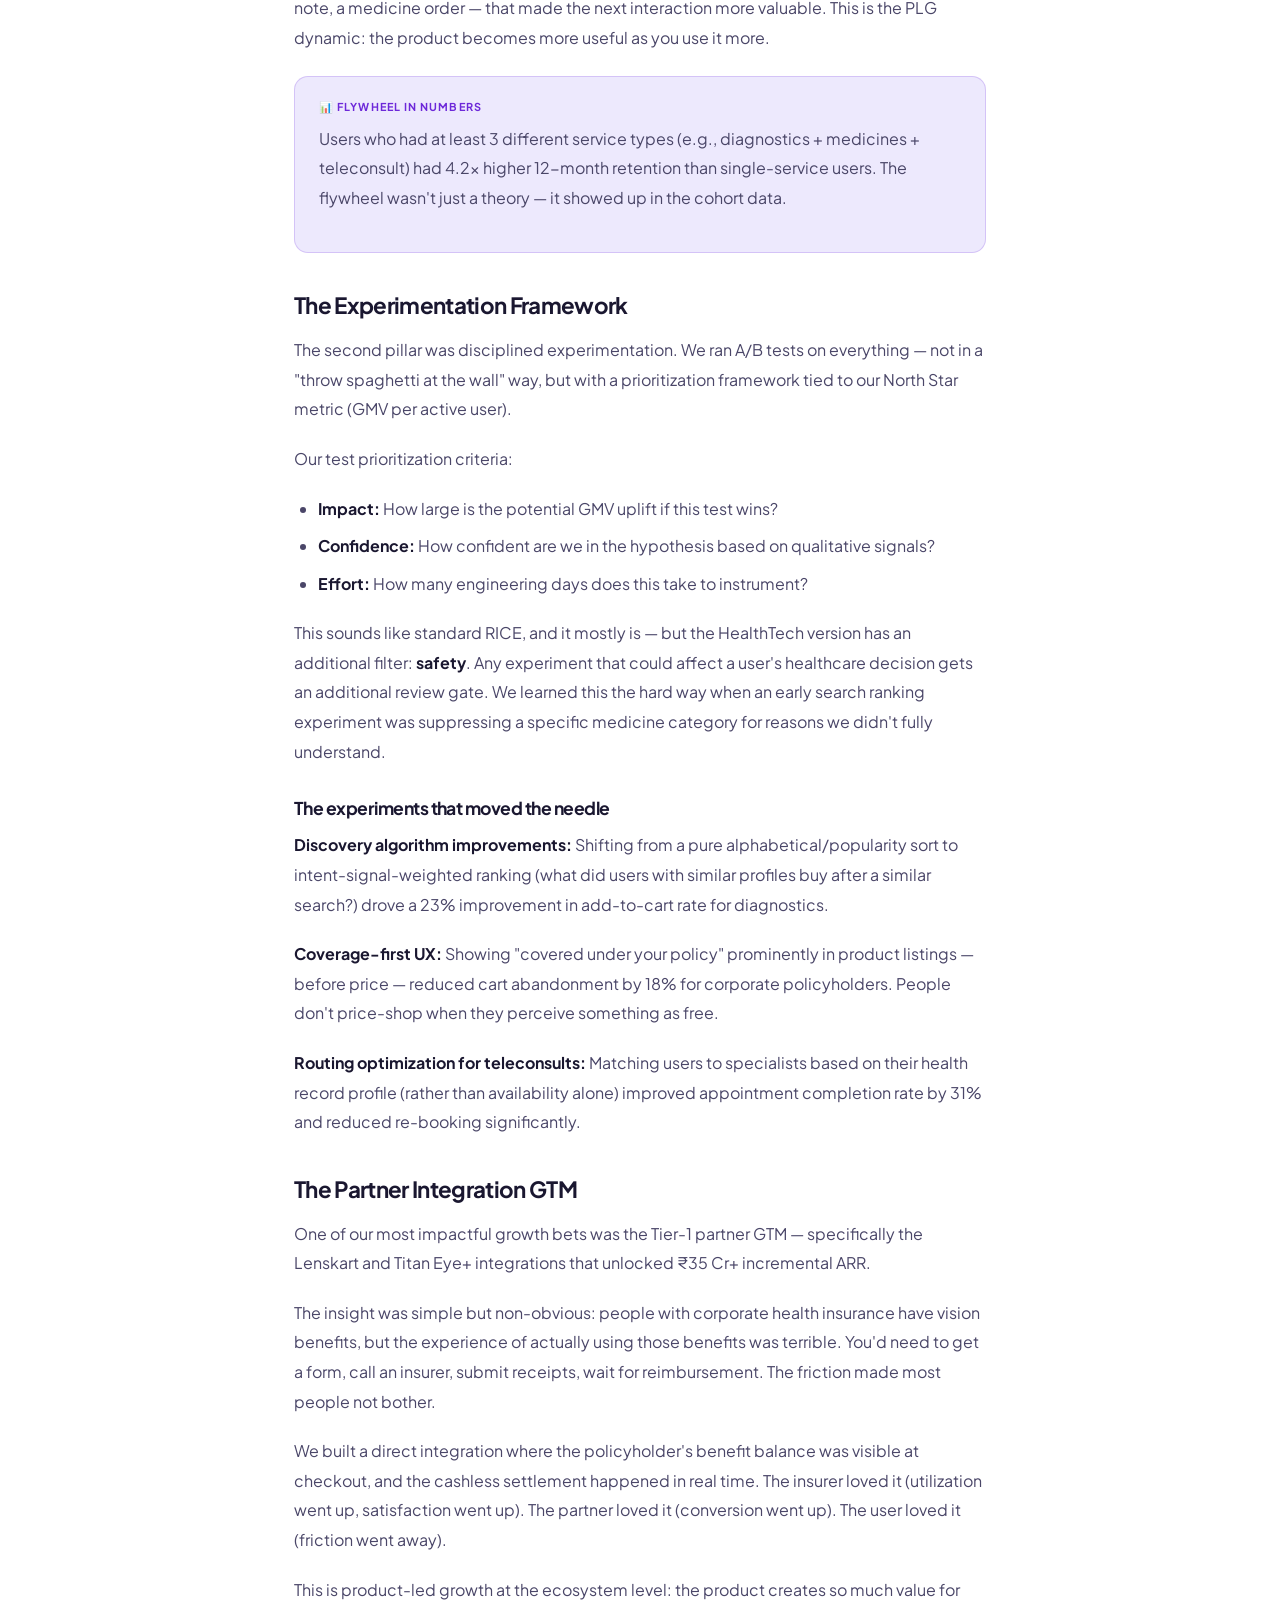
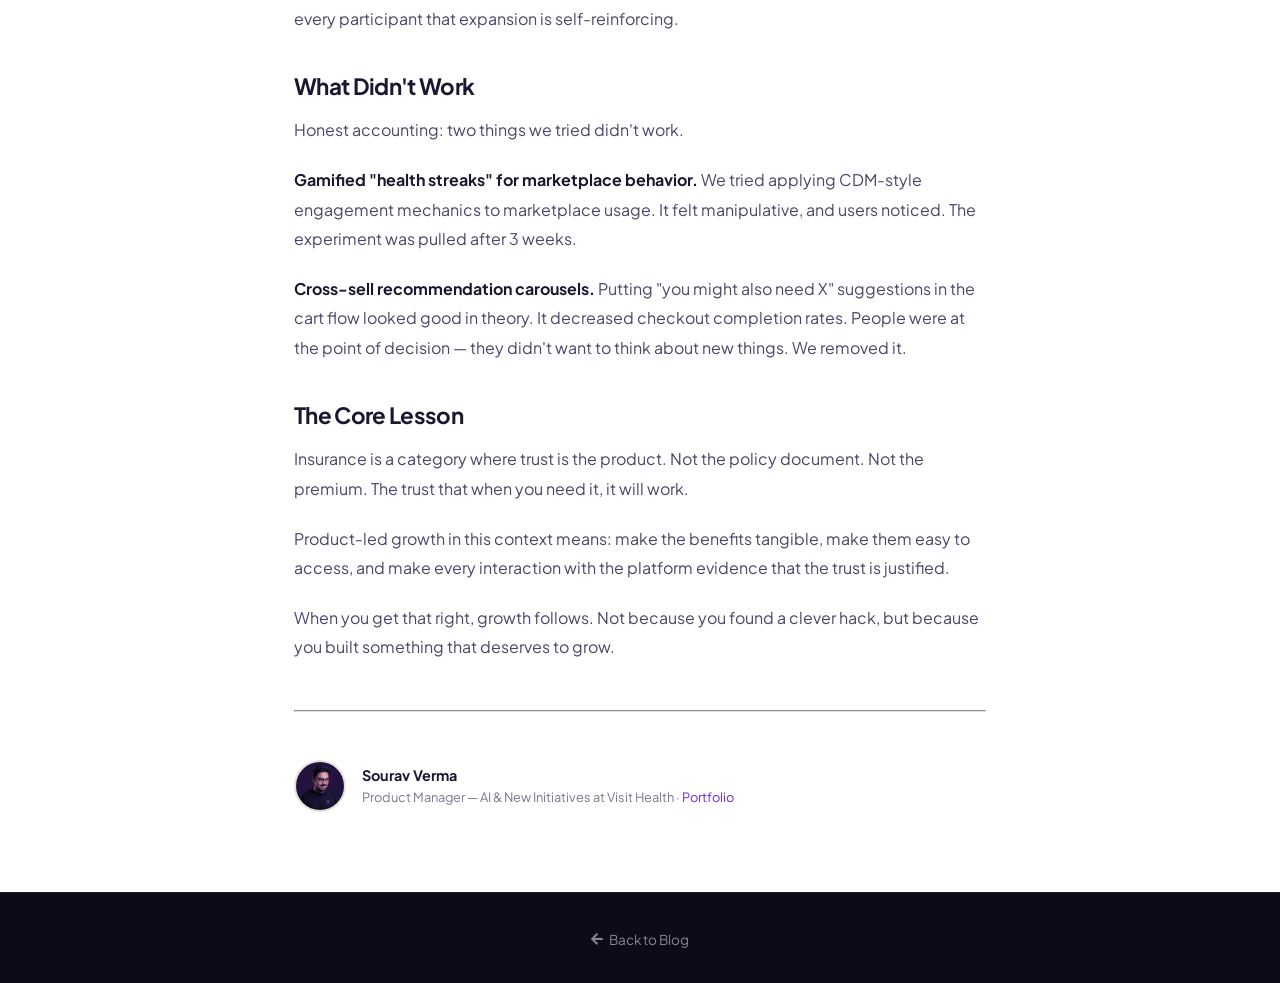
<file: blog/plg-insurance.html>
<!DOCTYPE html>
<html lang="en">
<head>
  <meta charset="UTF-8">
  <meta name="viewport" content="width=device-width, initial-scale=1.0">
  <title>PLG in Insurance — Sourav Verma</title>
  <link rel="preconnect" href="https://fonts.googleapis.com">
  <link href="https://fonts.googleapis.com/css2?family=Plus+Jakarta+Sans:wght@400;500;600;700;800&family=Inter:wght@400;500;600;700&display=swap" rel="stylesheet">
  <link rel="stylesheet" href="../vendor/fontawesome-free/css/all.min.css">
  <link rel="stylesheet" href="../css/main.css">
</head>
<body style="background:var(--c-bg-slate)">

<nav class="site-nav scrolled">
  <div class="nav-inner">
    <a href="../index.html" class="nav-logo">SV<span>.</span></a>
    <div class="post-nav-title">PLG in Insurance</div>
    <a href="../blog.html" class="post-nav-back" style="margin-left:auto"><i class="fas fa-arrow-left"></i> All Posts</a>
  </div>
</nav>

<article class="post-content">
  <div class="post-hero-category cat-strategy">🏥 HealthTech</div>

  <h1 class="post-title">Product-Led Growth in Insurance: A Playbook That Actually Worked</h1>

  <div class="post-meta-row">
    <span><i class="fas fa-calendar-alt"></i> April 7, 2025</span>
    <span><i class="fas fa-clock"></i> 9 min read</span>
    <span><i class="fas fa-tag"></i> PLG, HealthTech, Growth, Insurance</span>
  </div>

  <div class="post-body">

    <p>If you'd told me three years ago that a B2C health insurance marketplace would be a product-led growth story, I'd have been skeptical. Insurance is traditionally sold, not bought. The trust barriers are high, the decision cycle is long, and the product experience is mostly invisible until something goes wrong.</p>

    <p>And yet: we scaled our B2C healthcare marketplace to <strong>₹48 Cr ARR</strong> with no traditional sales force, almost entirely through product improvements and an experimentation framework that sounds boring but isn't.</p>

    <p>Here's the playbook.</p>

    <h2>First: Why Insurance Is a PLG-Adjacent Category</h2>

    <p>True PLG — where the product sells itself through usage, like Slack or Notion — doesn't quite apply to insurance. The category has fundamental constraints: you can't "try before you buy" a policy, and the value is often only realized at a moment of crisis.</p>

    <p>What we found instead was something I'd call <strong>benefit-utilization-led growth</strong>. When corporate employees actually use their insurance benefits — booking diagnostics, ordering medicines, doing teleconsults — two things happen:</p>

    <ol>
      <li>They trust the platform more (because it worked)</li>
      <li>They tell their colleagues and family about it</li>
    </ol>

    <p>The growth lever wasn't the insurance product. It was the benefits experience around it. Our hypothesis became: <em>if we make it trivially easy for policyholders to get value from their coverage, growth will follow.</em></p>

    <h2>The Marketplace Flywheel</h2>

    <p>The core product architecture we built was what I internally called a Marketplace Flywheel — an integrated stack of medicines, diagnostics, and teleconsultations within a single health benefits experience.</p>

    <p>The flywheel logic:</p>

    <ul>
      <li>A policyholder needs a diagnostic test → books it through Visit Health because it's covered</li>
      <li>The test result connects to their health record</li>
      <li>The health record surfaces a CDM recommendation or supplement suggestion</li>
      <li>They order the supplement or book a consultation</li>
      <li>The cycle repeats with higher engagement each time</li>
    </ul>

    <p>The key was that each interaction left a health data artifact — a test result, a consultation note, a medicine order — that made the next interaction more valuable. This is the PLG dynamic: the product becomes more useful as you use it more.</p>

    <div class="post-callout">
      <div class="post-callout-label">📊 Flywheel in Numbers</div>
      <p>Users who had at least 3 different service types (e.g., diagnostics + medicines + teleconsult) had 4.2× higher 12-month retention than single-service users. The flywheel wasn't just a theory — it showed up in the cohort data.</p>
    </div>

    <h2>The Experimentation Framework</h2>

    <p>The second pillar was disciplined experimentation. We ran A/B tests on everything — not in a "throw spaghetti at the wall" way, but with a prioritization framework tied to our North Star metric (GMV per active user).</p>

    <p>Our test prioritization criteria:</p>

    <ul>
      <li><strong>Impact:</strong> How large is the potential GMV uplift if this test wins?</li>
      <li><strong>Confidence:</strong> How confident are we in the hypothesis based on qualitative signals?</li>
      <li><strong>Effort:</strong> How many engineering days does this take to instrument?</li>
    </ul>

    <p>This sounds like standard RICE, and it mostly is — but the HealthTech version has an additional filter: <strong>safety</strong>. Any experiment that could affect a user's healthcare decision gets an additional review gate. We learned this the hard way when an early search ranking experiment was suppressing a specific medicine category for reasons we didn't fully understand.</p>

    <h3>The experiments that moved the needle</h3>

    <p><strong>Discovery algorithm improvements:</strong> Shifting from a pure alphabetical/popularity sort to intent-signal-weighted ranking (what did users with similar profiles buy after a similar search?) drove a 23% improvement in add-to-cart rate for diagnostics.</p>

    <p><strong>Coverage-first UX:</strong> Showing "covered under your policy" prominently in product listings — before price — reduced cart abandonment by 18% for corporate policyholders. People don't price-shop when they perceive something as free.</p>

    <p><strong>Routing optimization for teleconsults:</strong> Matching users to specialists based on their health record profile (rather than availability alone) improved appointment completion rate by 31% and reduced re-booking significantly.</p>

    <h2>The Partner Integration GTM</h2>

    <p>One of our most impactful growth bets was the Tier-1 partner GTM — specifically the Lenskart and Titan Eye+ integrations that unlocked ₹35 Cr+ incremental ARR.</p>

    <p>The insight was simple but non-obvious: people with corporate health insurance have vision benefits, but the experience of actually using those benefits was terrible. You'd need to get a form, call an insurer, submit receipts, wait for reimbursement. The friction made most people not bother.</p>

    <p>We built a direct integration where the policyholder's benefit balance was visible at checkout, and the cashless settlement happened in real time. The insurer loved it (utilization went up, satisfaction went up). The partner loved it (conversion went up). The user loved it (friction went away).</p>

    <p>This is product-led growth at the ecosystem level: the product creates so much value for every participant that expansion is self-reinforcing.</p>

    <h2>What Didn't Work</h2>

    <p>Honest accounting: two things we tried didn't work.</p>

    <p><strong>Gamified "health streaks" for marketplace behavior.</strong> We tried applying CDM-style engagement mechanics to marketplace usage. It felt manipulative, and users noticed. The experiment was pulled after 3 weeks.</p>

    <p><strong>Cross-sell recommendation carousels.</strong> Putting "you might also need X" suggestions in the cart flow looked good in theory. It decreased checkout completion rates. People were at the point of decision — they didn't want to think about new things. We removed it.</p>

    <h2>The Core Lesson</h2>

    <p>Insurance is a category where trust is the product. Not the policy document. Not the premium. The trust that when you need it, it will work.</p>

    <p>Product-led growth in this context means: make the benefits tangible, make them easy to access, and make every interaction with the platform evidence that the trust is justified.</p>

    <p>When you get that right, growth follows. Not because you found a clever hack, but because you built something that deserves to grow.</p>

  </div>

  <hr style="margin:3rem 0;border-color:var(--c-border)">
  <div style="display:flex;align-items:center;gap:1rem">
    <img src="../img/profile.png" alt="Sourav Verma" style="width:52px;height:52px;border-radius:50%;object-fit:cover;border:2px solid var(--c-border)">
    <div>
      <div style="font-weight:700;font-size:0.9rem">Sourav Verma</div>
      <div style="font-size:0.8rem;color:var(--c-muted)">Product Manager — AI &amp; New Initiatives at Visit Health · <a href="../index.html" style="color:var(--c-primary)">Portfolio</a></div>
    </div>
  </div>
</article>

<footer style="background:var(--c-hero);padding:2rem 1.5rem;text-align:center;border-top:1px solid rgba(255,255,255,0.07)">
  <a href="../blog.html" style="color:rgba(255,255,255,0.5);font-size:0.85rem;display:inline-flex;align-items:center;gap:6px">
    <i class="fas fa-arrow-left"></i> Back to Blog
  </a>
</footer>
</body>
</html>
</file>
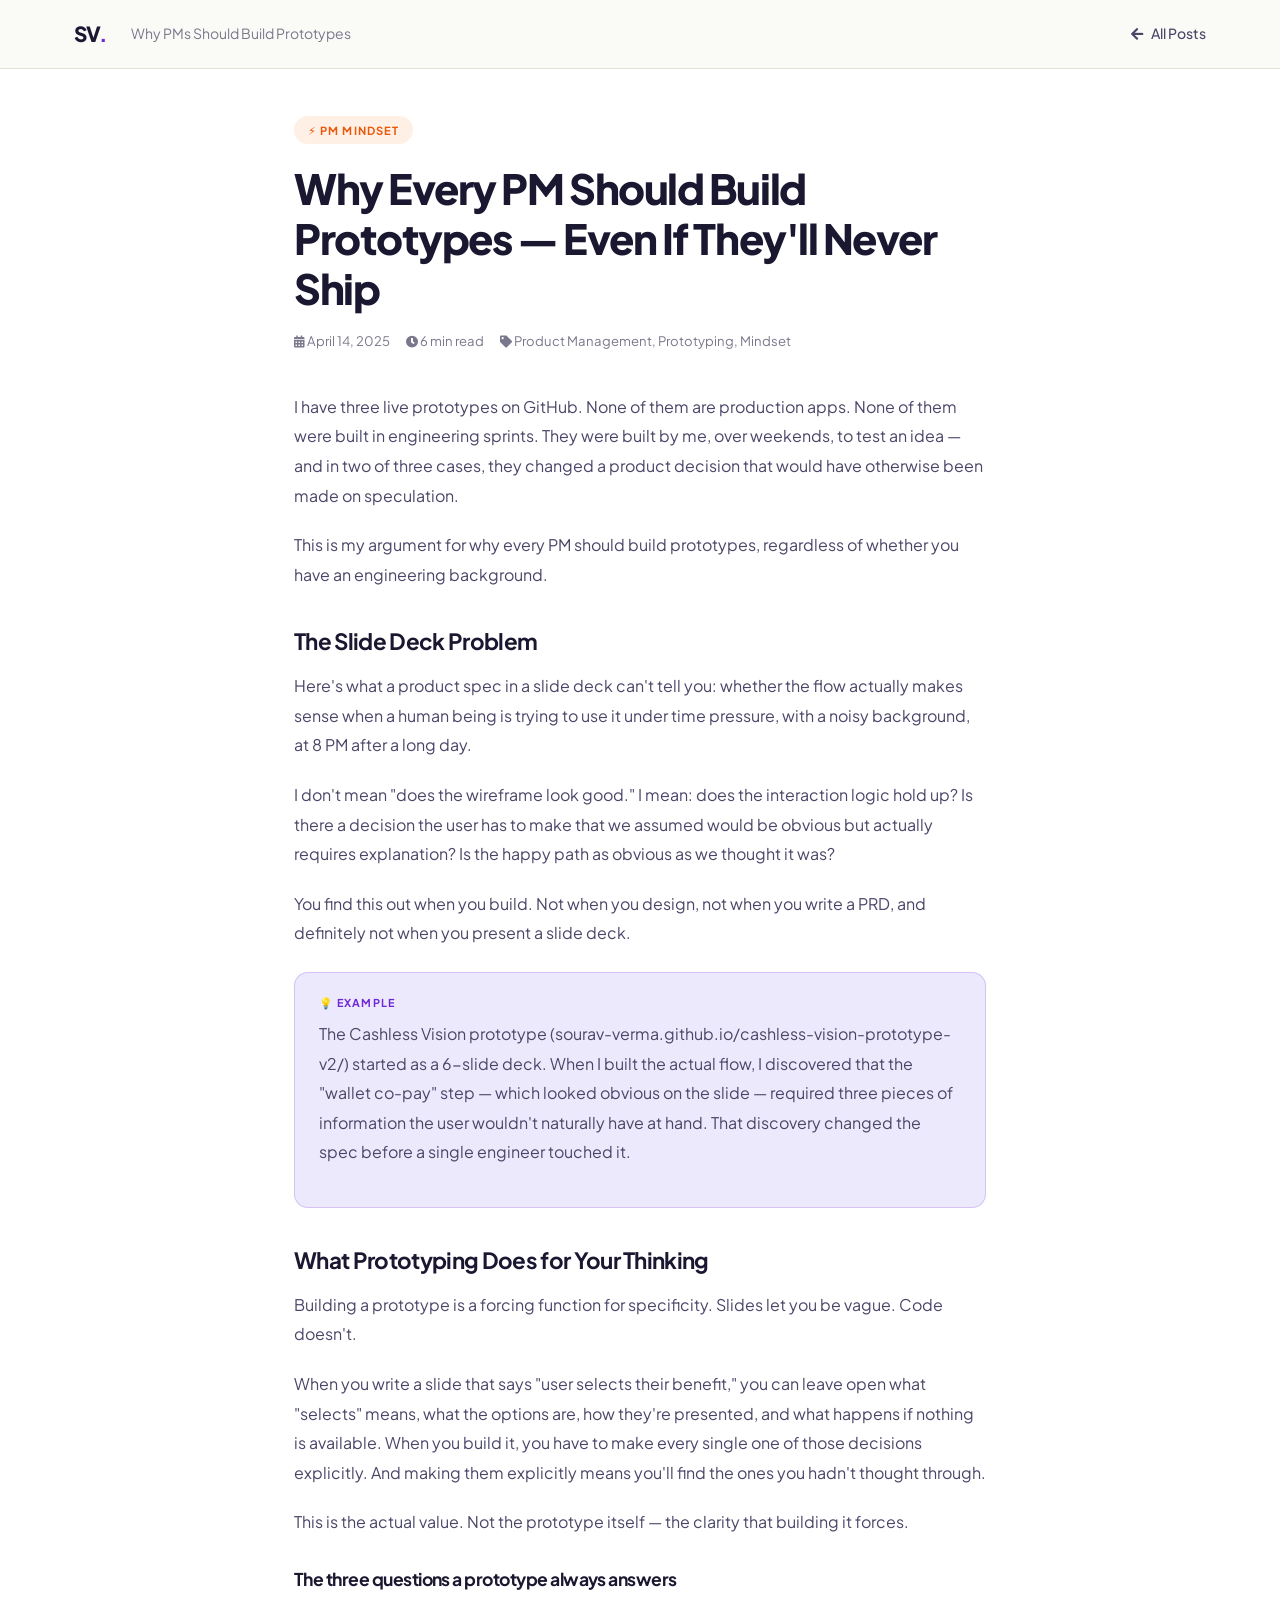
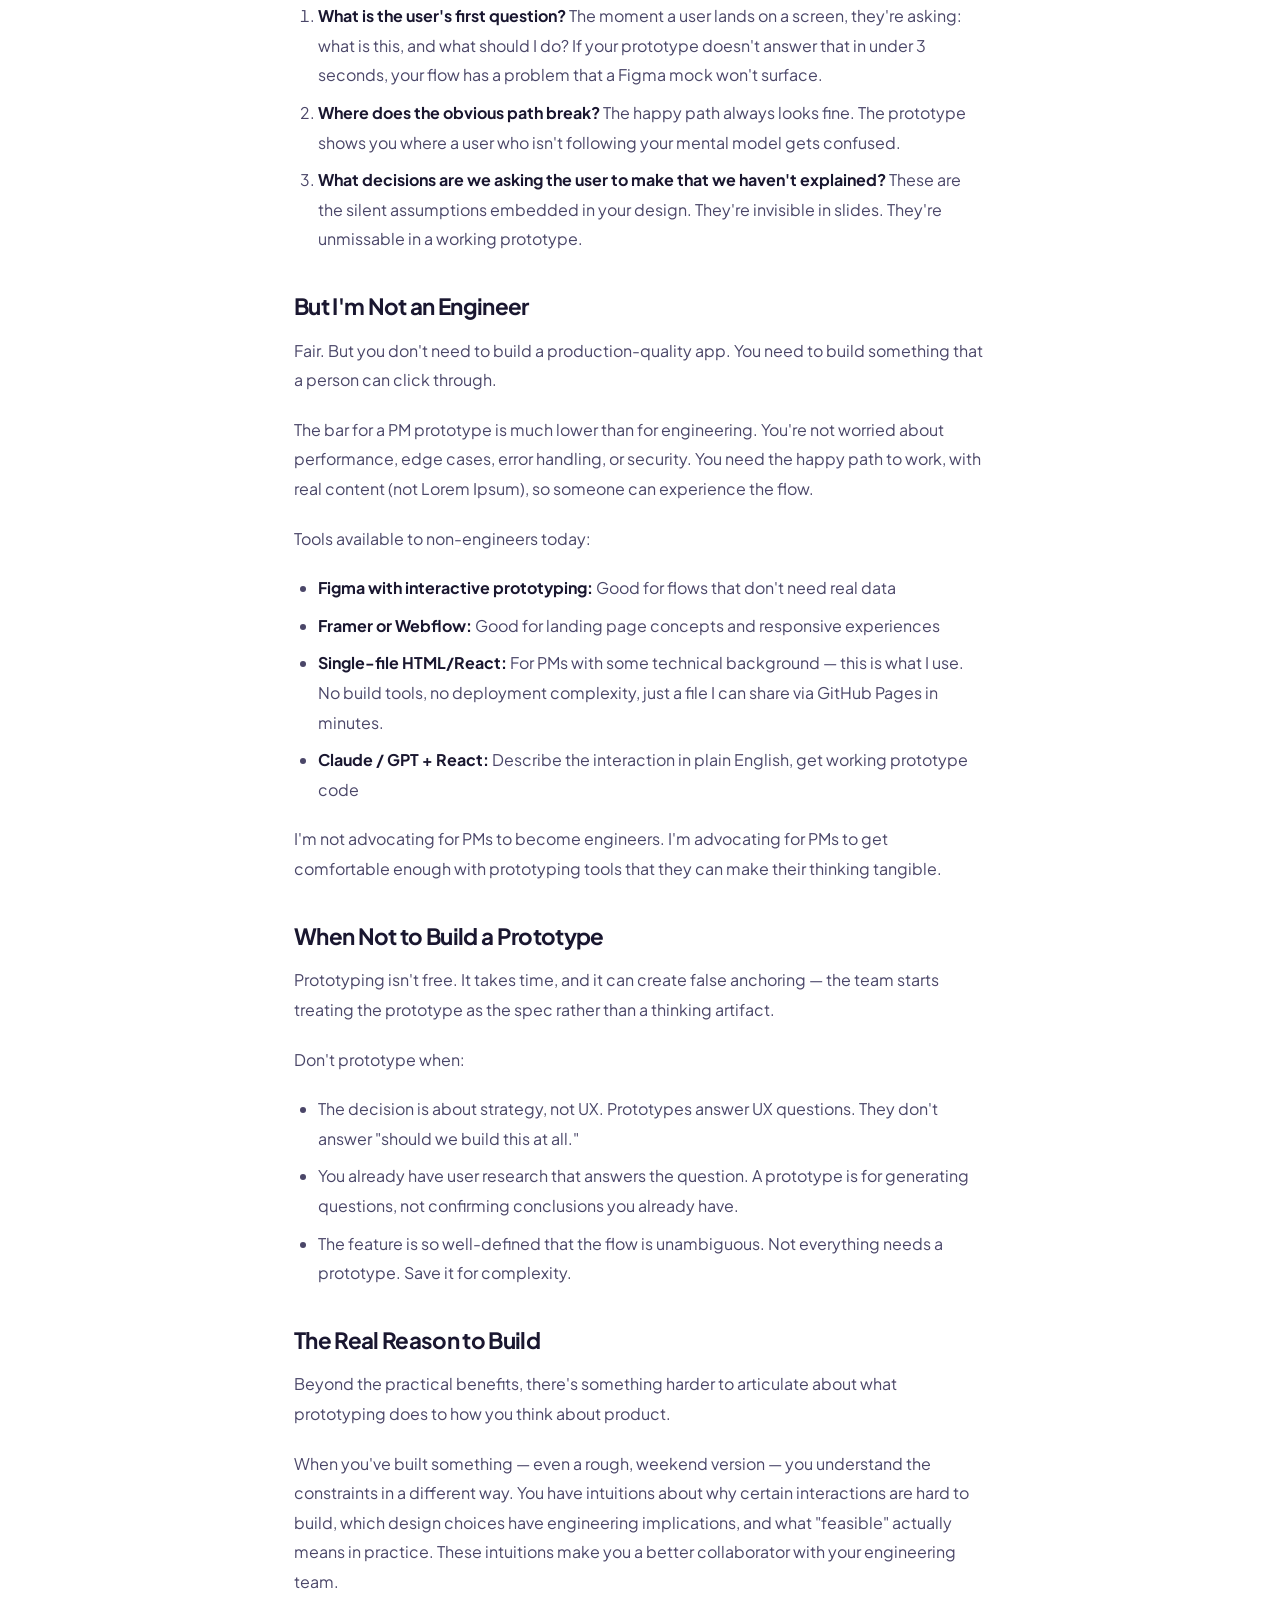
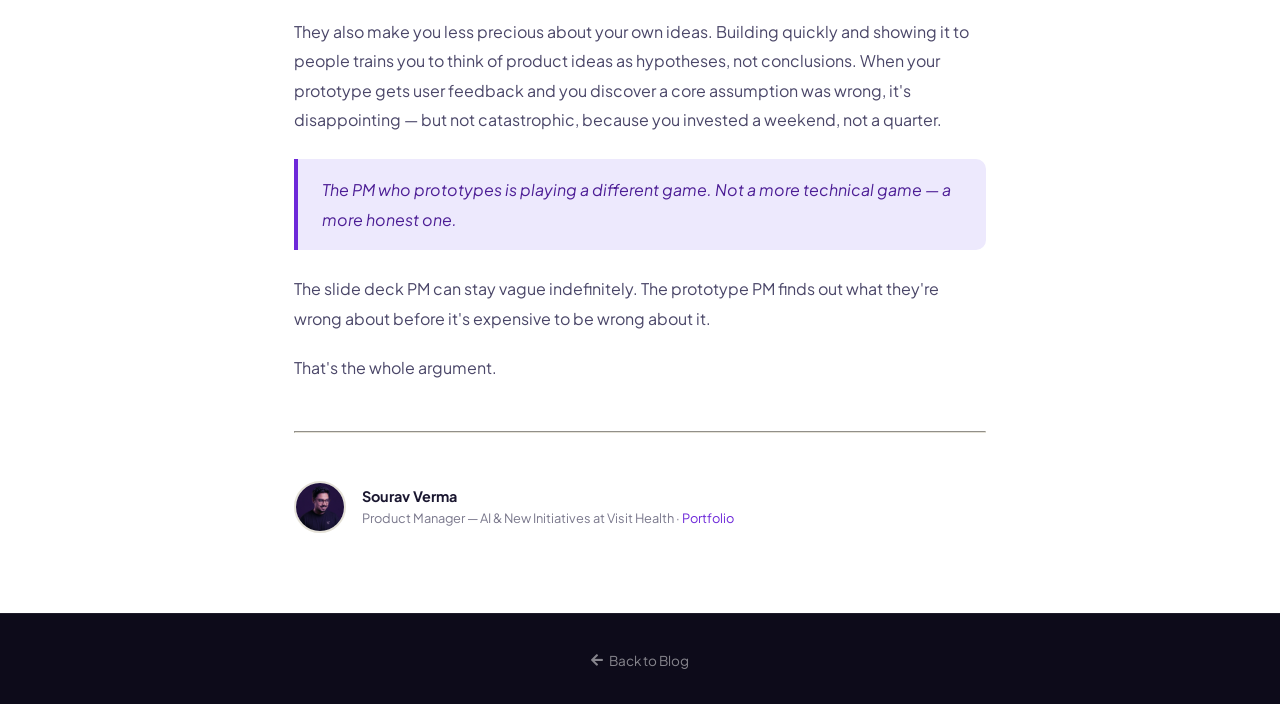
<file: blog/pm-builder-mindset.html>
<!DOCTYPE html>
<html lang="en">
<head>
  <meta charset="UTF-8">
  <meta name="viewport" content="width=device-width, initial-scale=1.0">
  <title>Why Every PM Should Build Prototypes — Sourav Verma</title>
  <link rel="preconnect" href="https://fonts.googleapis.com">
  <link href="https://fonts.googleapis.com/css2?family=Plus+Jakarta+Sans:wght@400;500;600;700;800&family=Inter:wght@400;500,600;700&display=swap" rel="stylesheet">
  <link rel="stylesheet" href="../vendor/fontawesome-free/css/all.min.css">
  <link rel="stylesheet" href="../css/main.css">
</head>
<body style="background:var(--c-bg-slate)">

<nav class="site-nav scrolled">
  <div class="nav-inner">
    <a href="../index.html" class="nav-logo">SV<span>.</span></a>
    <div class="post-nav-title">Why PMs Should Build Prototypes</div>
    <a href="../blog.html" class="post-nav-back" style="margin-left:auto"><i class="fas fa-arrow-left"></i> All Posts</a>
  </div>
</nav>

<article class="post-content">
  <div class="post-hero-category cat-mindset">⚡ PM Mindset</div>

  <h1 class="post-title">Why Every PM Should Build Prototypes — Even If They'll Never Ship</h1>

  <div class="post-meta-row">
    <span><i class="fas fa-calendar-alt"></i> April 14, 2025</span>
    <span><i class="fas fa-clock"></i> 6 min read</span>
    <span><i class="fas fa-tag"></i> Product Management, Prototyping, Mindset</span>
  </div>

  <div class="post-body">

    <p>I have three live prototypes on GitHub. None of them are production apps. None of them were built in engineering sprints. They were built by me, over weekends, to test an idea — and in two of three cases, they changed a product decision that would have otherwise been made on speculation.</p>

    <p>This is my argument for why every PM should build prototypes, regardless of whether you have an engineering background.</p>

    <h2>The Slide Deck Problem</h2>

    <p>Here's what a product spec in a slide deck can't tell you: whether the flow actually makes sense when a human being is trying to use it under time pressure, with a noisy background, at 8 PM after a long day.</p>

    <p>I don't mean "does the wireframe look good." I mean: does the interaction logic hold up? Is there a decision the user has to make that we assumed would be obvious but actually requires explanation? Is the happy path as obvious as we thought it was?</p>

    <p>You find this out when you build. Not when you design, not when you write a PRD, and definitely not when you present a slide deck.</p>

    <div class="post-callout">
      <div class="post-callout-label">💡 Example</div>
      <p>The Cashless Vision prototype (sourav-verma.github.io/cashless-vision-prototype-v2/) started as a 6-slide deck. When I built the actual flow, I discovered that the "wallet co-pay" step — which looked obvious on the slide — required three pieces of information the user wouldn't naturally have at hand. That discovery changed the spec before a single engineer touched it.</p>
    </div>

    <h2>What Prototyping Does for Your Thinking</h2>

    <p>Building a prototype is a forcing function for specificity. Slides let you be vague. Code doesn't.</p>

    <p>When you write a slide that says "user selects their benefit," you can leave open what "selects" means, what the options are, how they're presented, and what happens if nothing is available. When you build it, you have to make every single one of those decisions explicitly. And making them explicitly means you'll find the ones you hadn't thought through.</p>

    <p>This is the actual value. Not the prototype itself — the clarity that building it forces.</p>

    <h3>The three questions a prototype always answers</h3>

    <ol>
      <li><strong>What is the user's first question?</strong> The moment a user lands on a screen, they're asking: what is this, and what should I do? If your prototype doesn't answer that in under 3 seconds, your flow has a problem that a Figma mock won't surface.</li>
      <li><strong>Where does the obvious path break?</strong> The happy path always looks fine. The prototype shows you where a user who isn't following your mental model gets confused.</li>
      <li><strong>What decisions are we asking the user to make that we haven't explained?</strong> These are the silent assumptions embedded in your design. They're invisible in slides. They're unmissable in a working prototype.</li>
    </ol>

    <h2>But I'm Not an Engineer</h2>

    <p>Fair. But you don't need to build a production-quality app. You need to build something that a person can click through.</p>

    <p>The bar for a PM prototype is much lower than for engineering. You're not worried about performance, edge cases, error handling, or security. You need the happy path to work, with real content (not Lorem Ipsum), so someone can experience the flow.</p>

    <p>Tools available to non-engineers today:</p>
    <ul>
      <li><strong>Figma with interactive prototyping:</strong> Good for flows that don't need real data</li>
      <li><strong>Framer or Webflow:</strong> Good for landing page concepts and responsive experiences</li>
      <li><strong>Single-file HTML/React:</strong> For PMs with some technical background — this is what I use. No build tools, no deployment complexity, just a file I can share via GitHub Pages in minutes.</li>
      <li><strong>Claude / GPT + React:</strong> Describe the interaction in plain English, get working prototype code</li>
    </ul>

    <p>I'm not advocating for PMs to become engineers. I'm advocating for PMs to get comfortable enough with prototyping tools that they can make their thinking tangible.</p>

    <h2>When Not to Build a Prototype</h2>

    <p>Prototyping isn't free. It takes time, and it can create false anchoring — the team starts treating the prototype as the spec rather than a thinking artifact.</p>

    <p>Don't prototype when:</p>
    <ul>
      <li>The decision is about strategy, not UX. Prototypes answer UX questions. They don't answer "should we build this at all."</li>
      <li>You already have user research that answers the question. A prototype is for generating questions, not confirming conclusions you already have.</li>
      <li>The feature is so well-defined that the flow is unambiguous. Not everything needs a prototype. Save it for complexity.</li>
    </ul>

    <h2>The Real Reason to Build</h2>

    <p>Beyond the practical benefits, there's something harder to articulate about what prototyping does to how you think about product.</p>

    <p>When you've built something — even a rough, weekend version — you understand the constraints in a different way. You have intuitions about why certain interactions are hard to build, which design choices have engineering implications, and what "feasible" actually means in practice. These intuitions make you a better collaborator with your engineering team.</p>

    <p>They also make you less precious about your own ideas. Building quickly and showing it to people trains you to think of product ideas as hypotheses, not conclusions. When your prototype gets user feedback and you discover a core assumption was wrong, it's disappointing — but not catastrophic, because you invested a weekend, not a quarter.</p>

    <blockquote>
      The PM who prototypes is playing a different game. Not a more technical game — a more honest one.
    </blockquote>

    <p>The slide deck PM can stay vague indefinitely. The prototype PM finds out what they're wrong about before it's expensive to be wrong about it.</p>

    <p>That's the whole argument.</p>

  </div>

  <hr style="margin:3rem 0;border-color:var(--c-border)">
  <div style="display:flex;align-items:center;gap:1rem">
    <img src="../img/profile.png" alt="Sourav Verma" style="width:52px;height:52px;border-radius:50%;object-fit:cover;border:2px solid var(--c-border)">
    <div>
      <div style="font-weight:700;font-size:0.9rem">Sourav Verma</div>
      <div style="font-size:0.8rem;color:var(--c-muted)">Product Manager — AI &amp; New Initiatives at Visit Health · <a href="../index.html" style="color:var(--c-primary)">Portfolio</a></div>
    </div>
  </div>
</article>

<footer style="background:var(--c-hero);padding:2rem 1.5rem;text-align:center;border-top:1px solid rgba(255,255,255,0.07)">
  <a href="../blog.html" style="color:rgba(255,255,255,0.5);font-size:0.85rem;display:inline-flex;align-items:center;gap:6px">
    <i class="fas fa-arrow-left"></i> Back to Blog
  </a>
</footer>
</body>
</html>
</file>
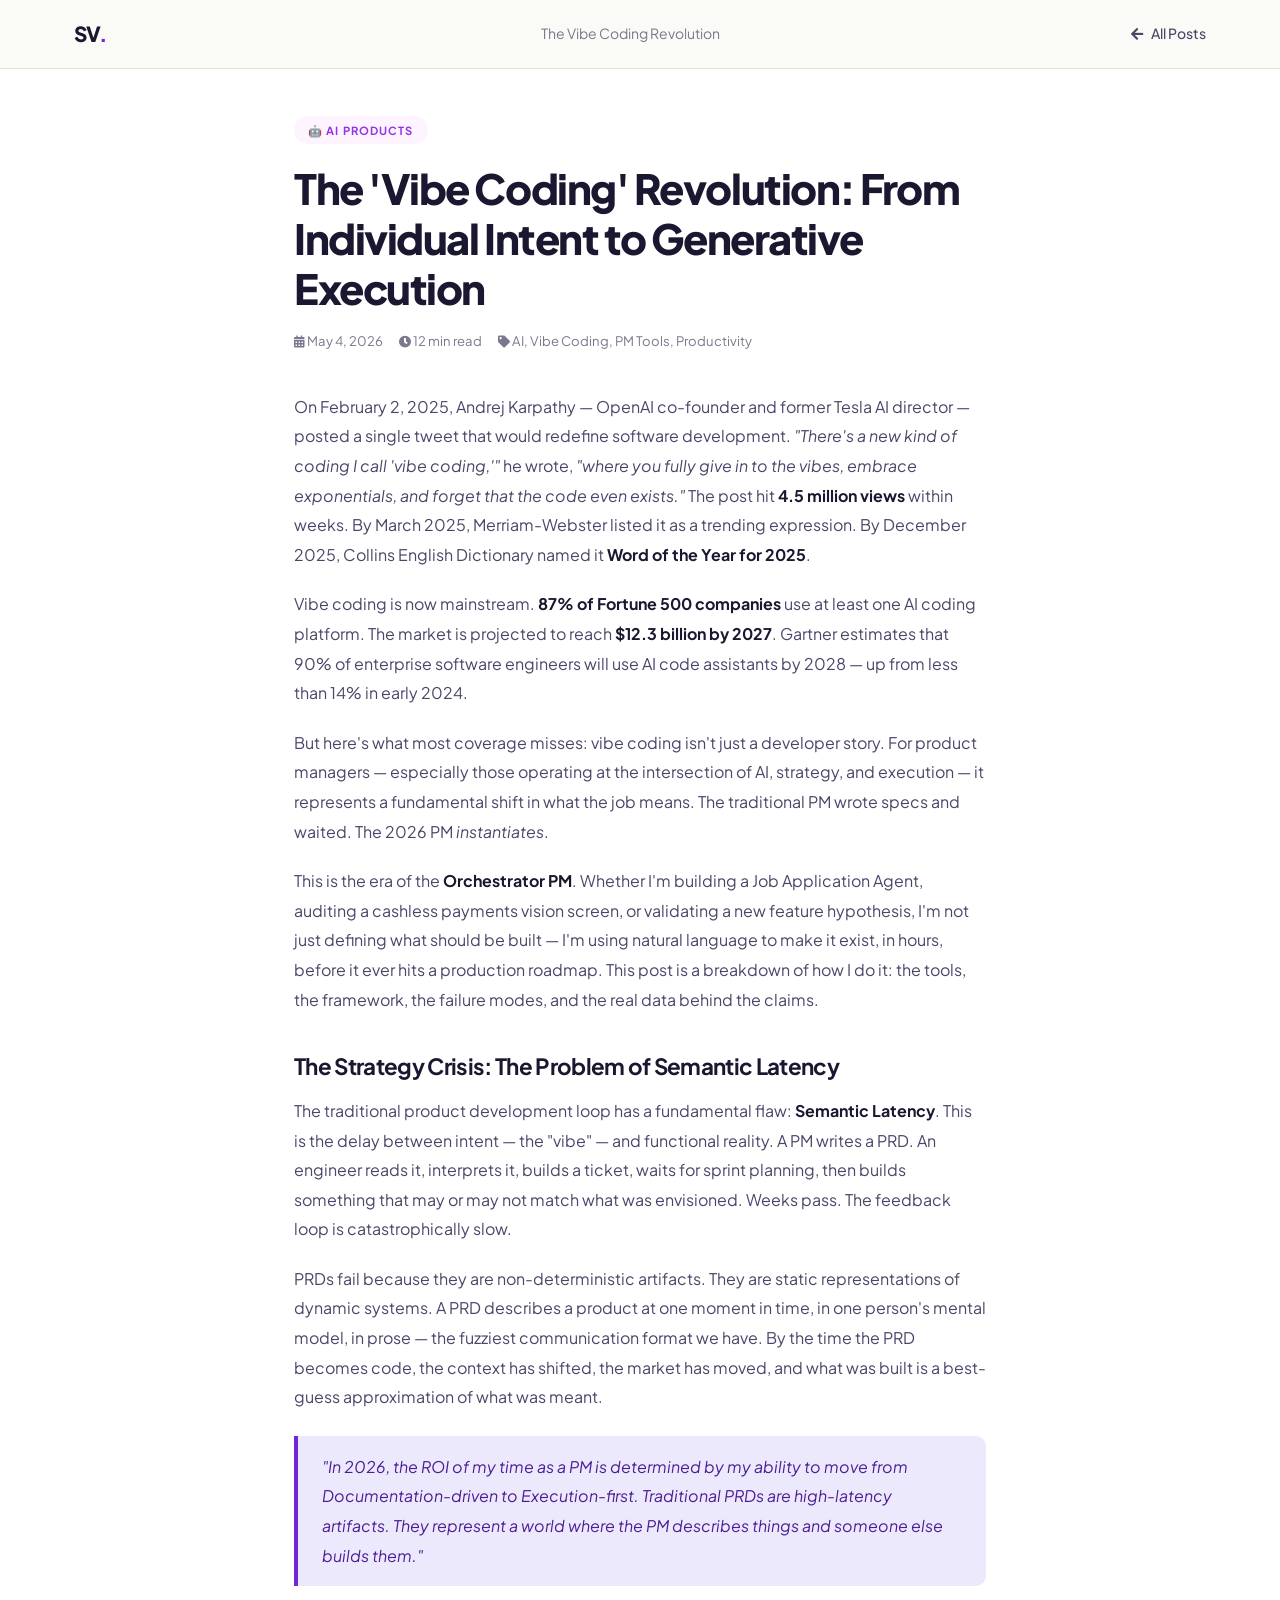
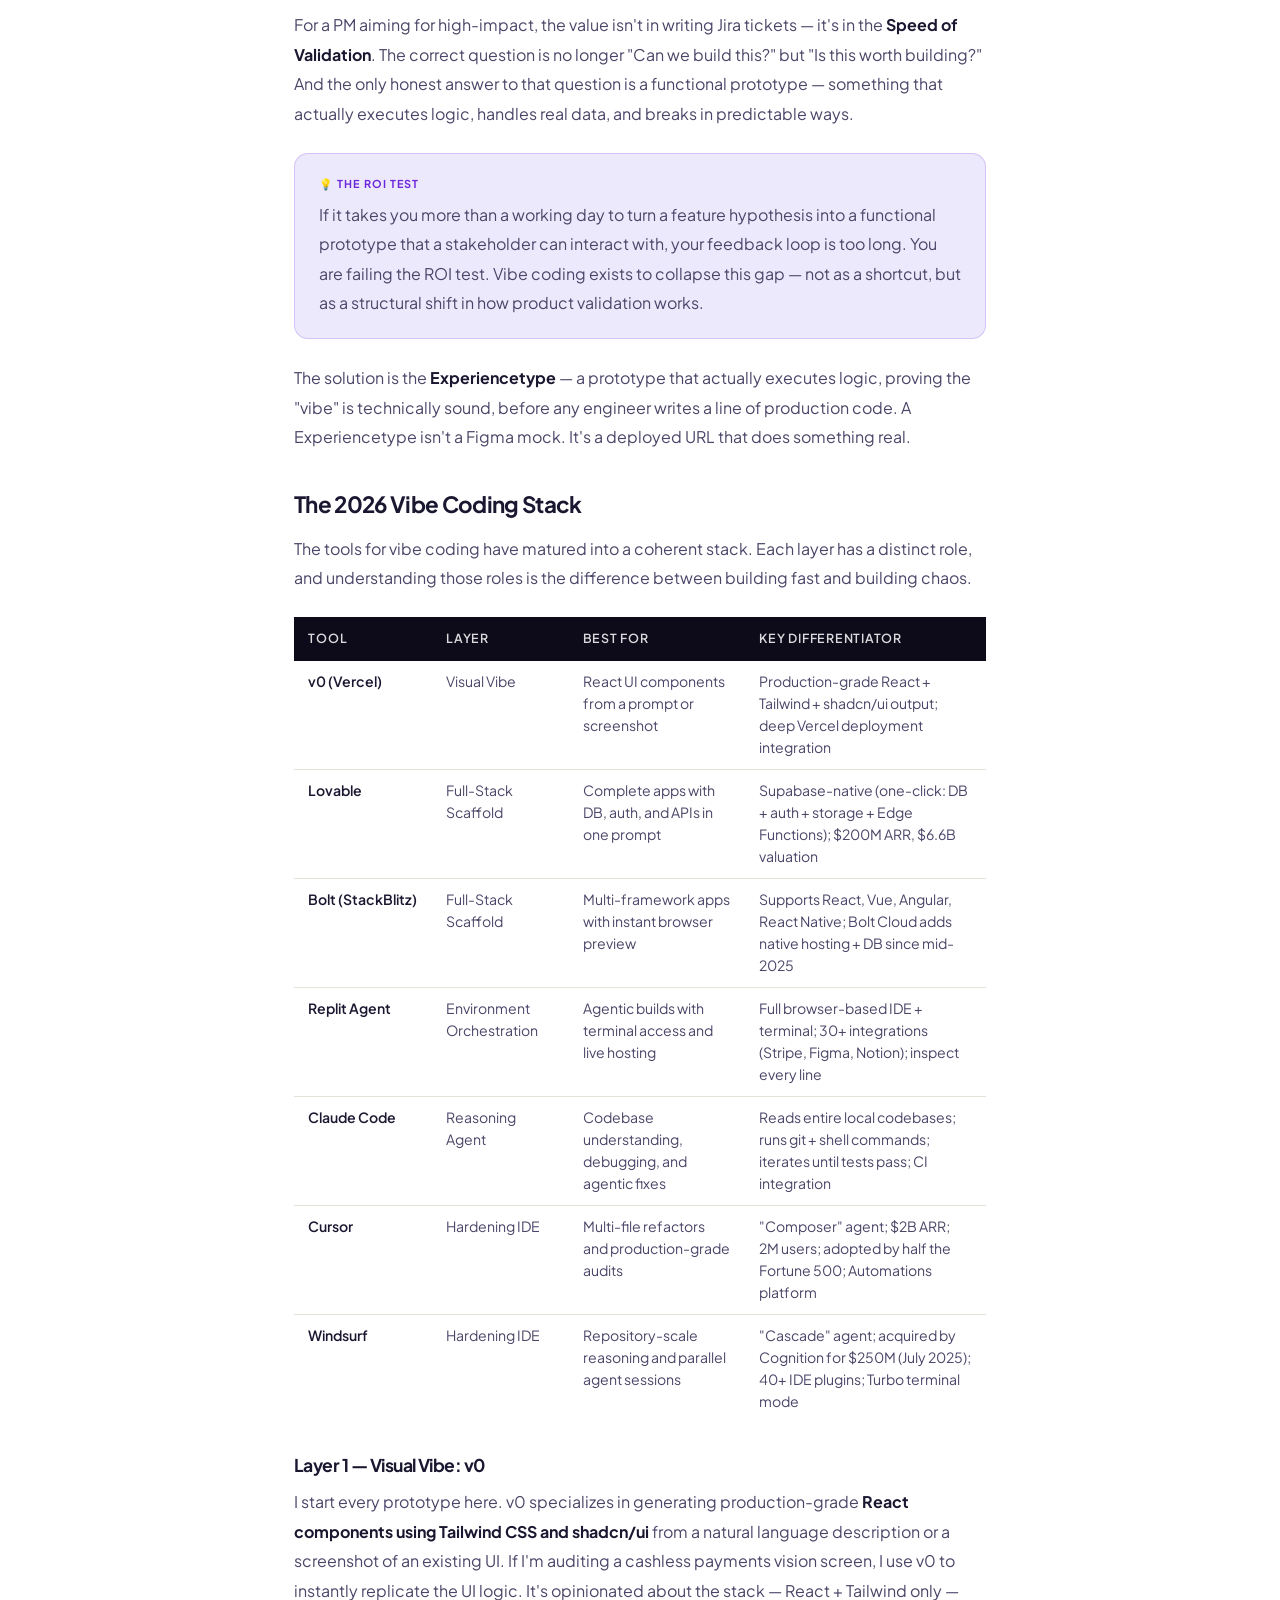
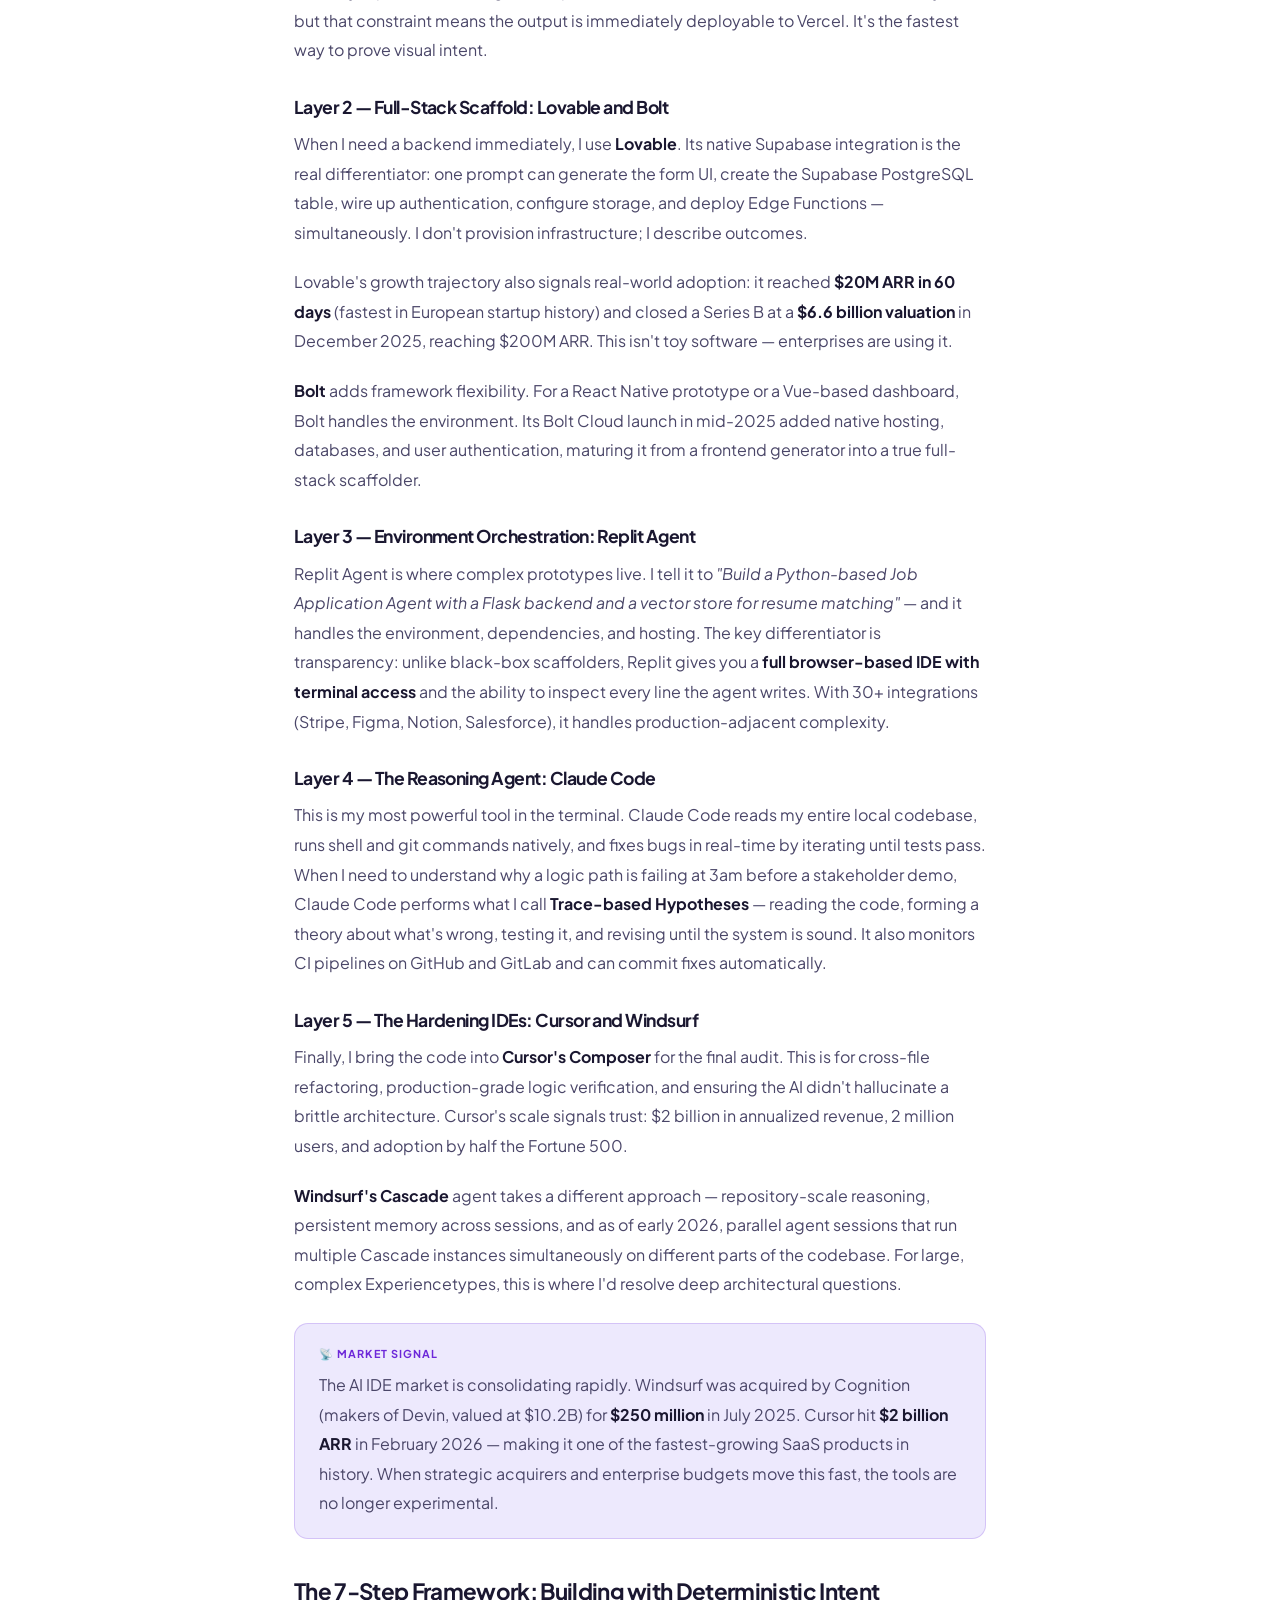
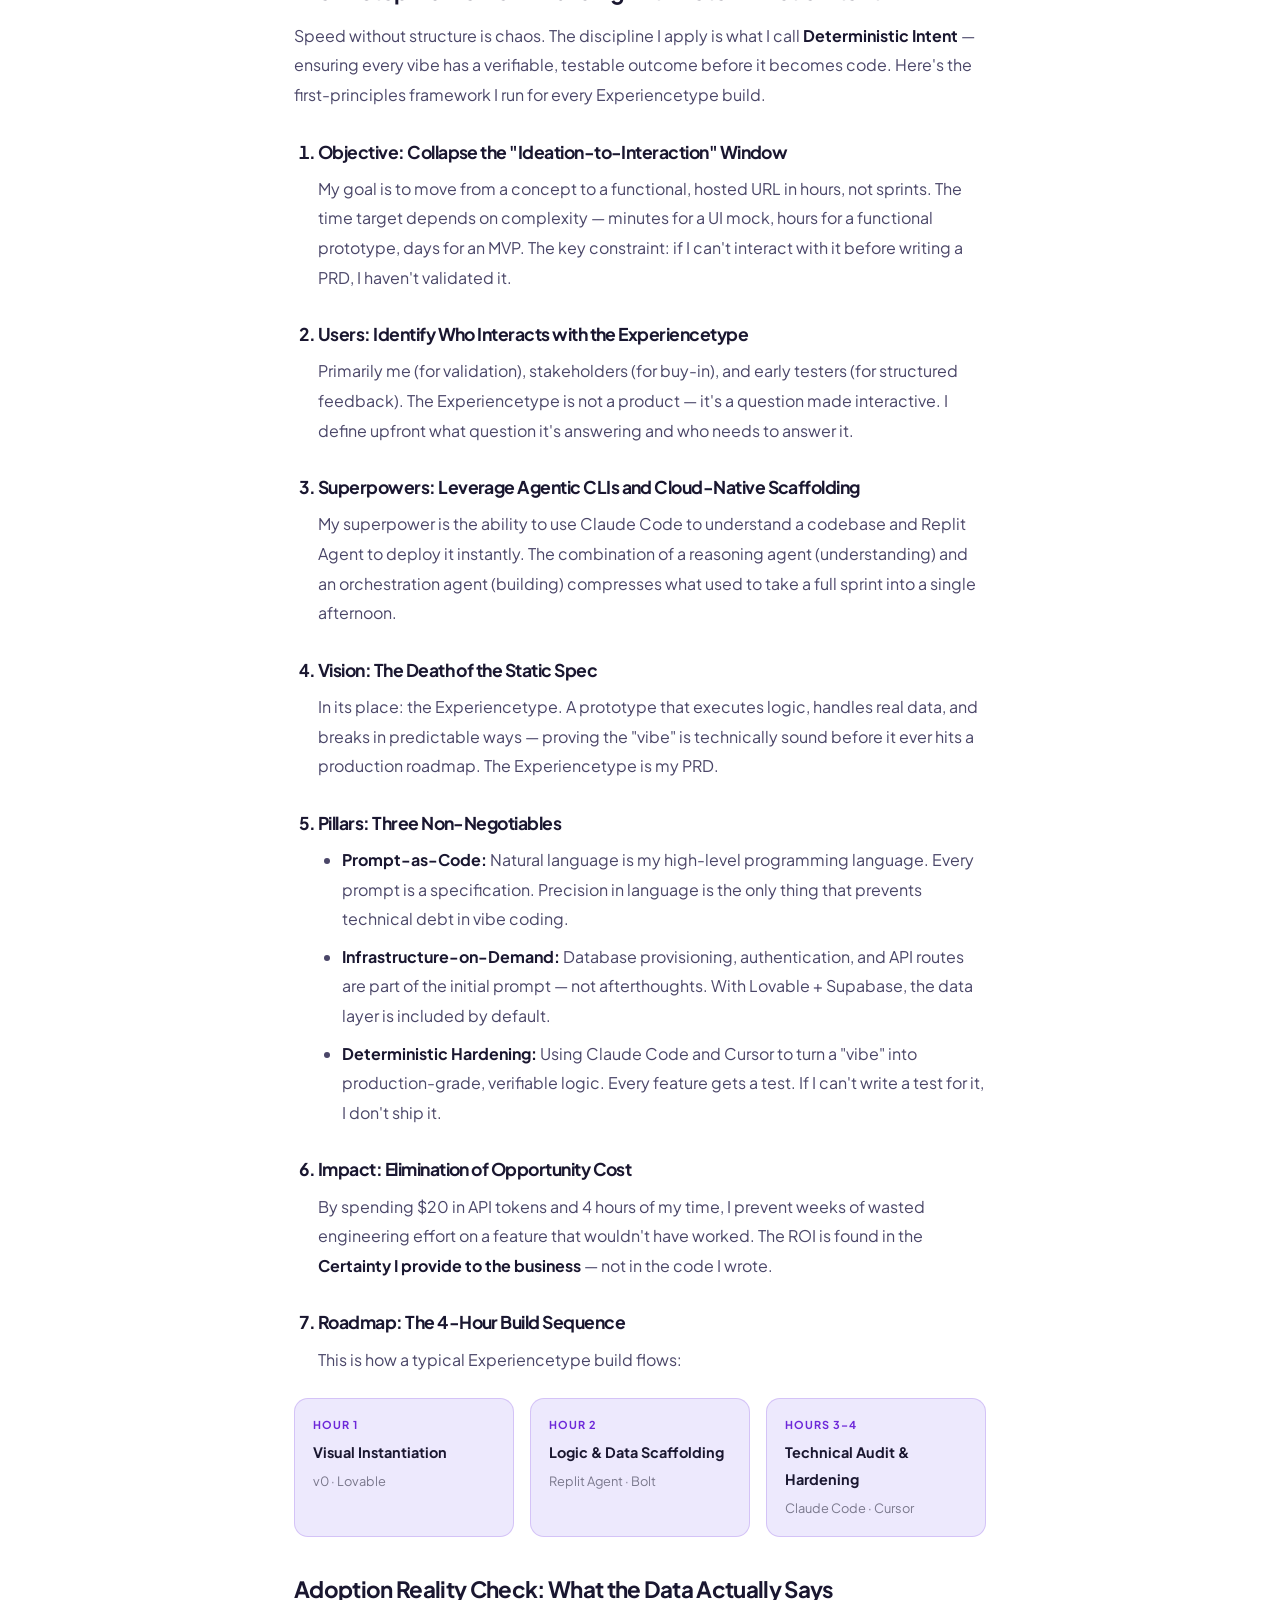
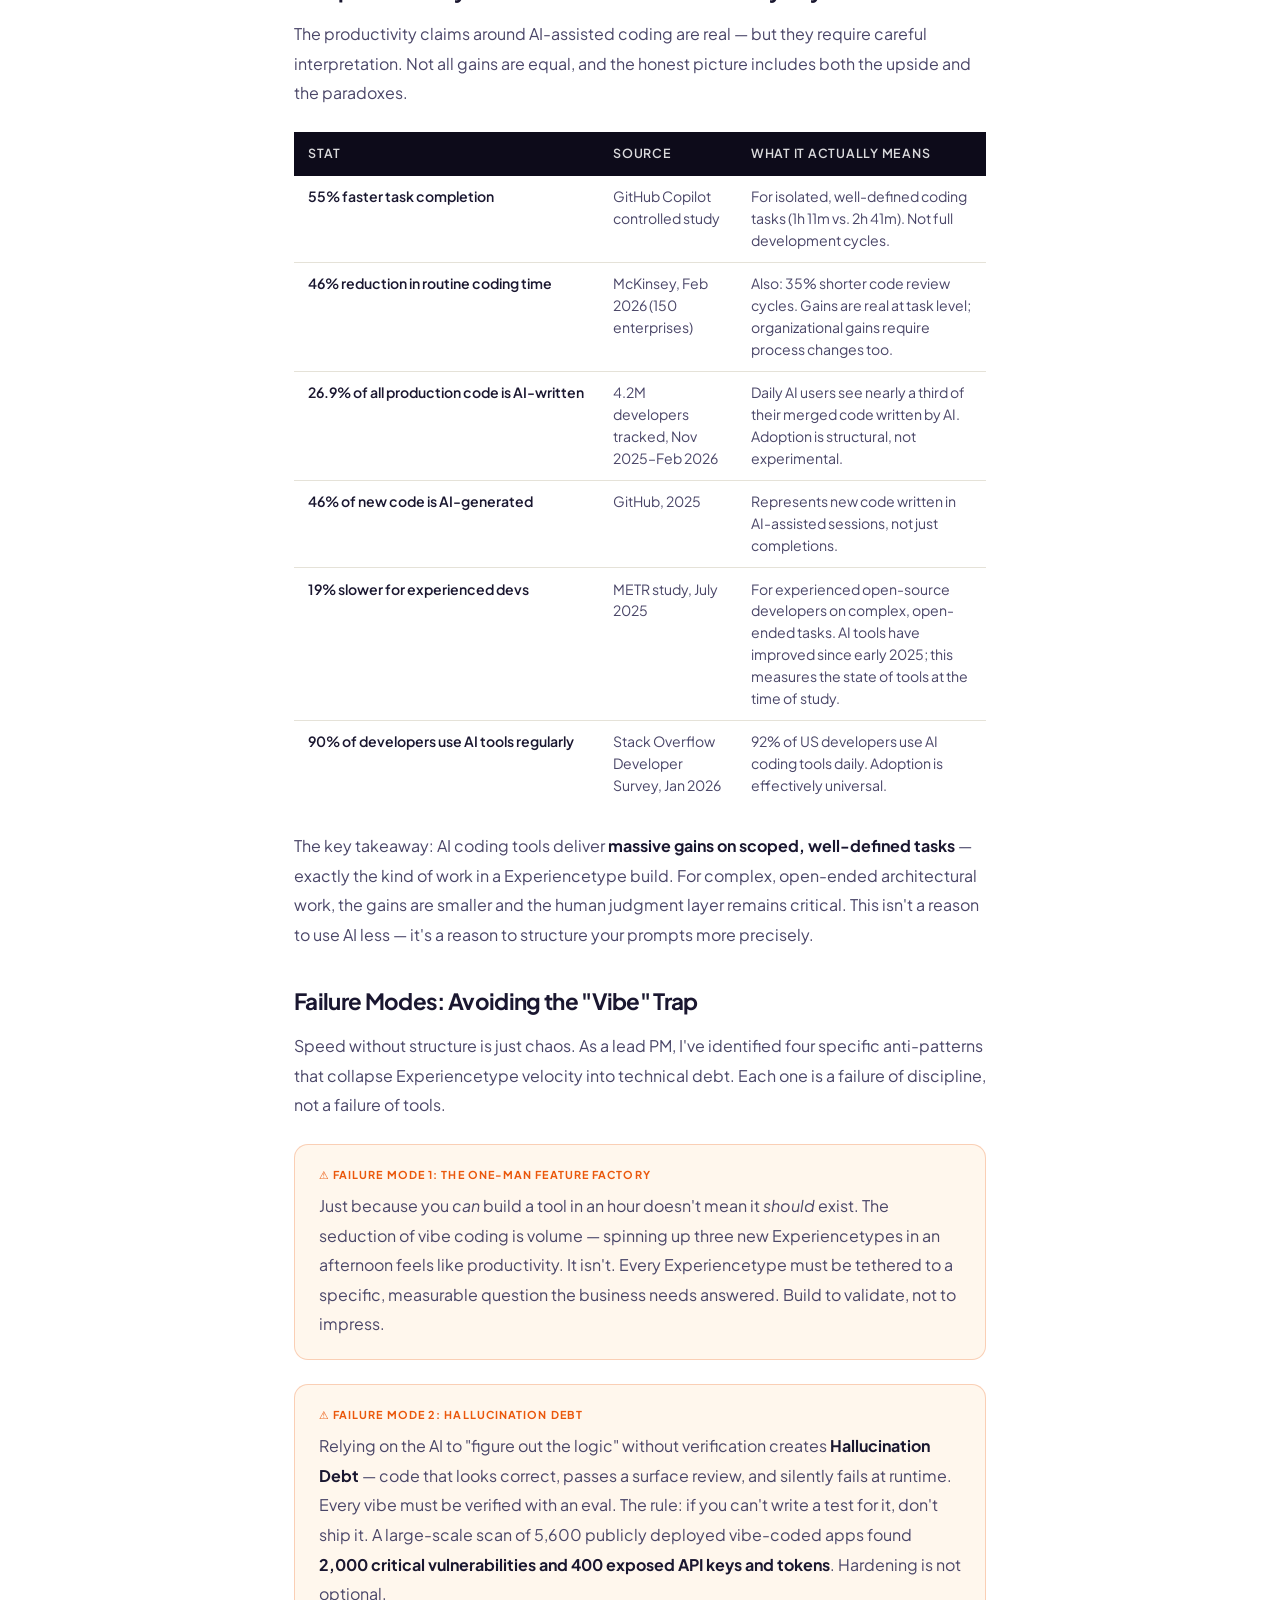
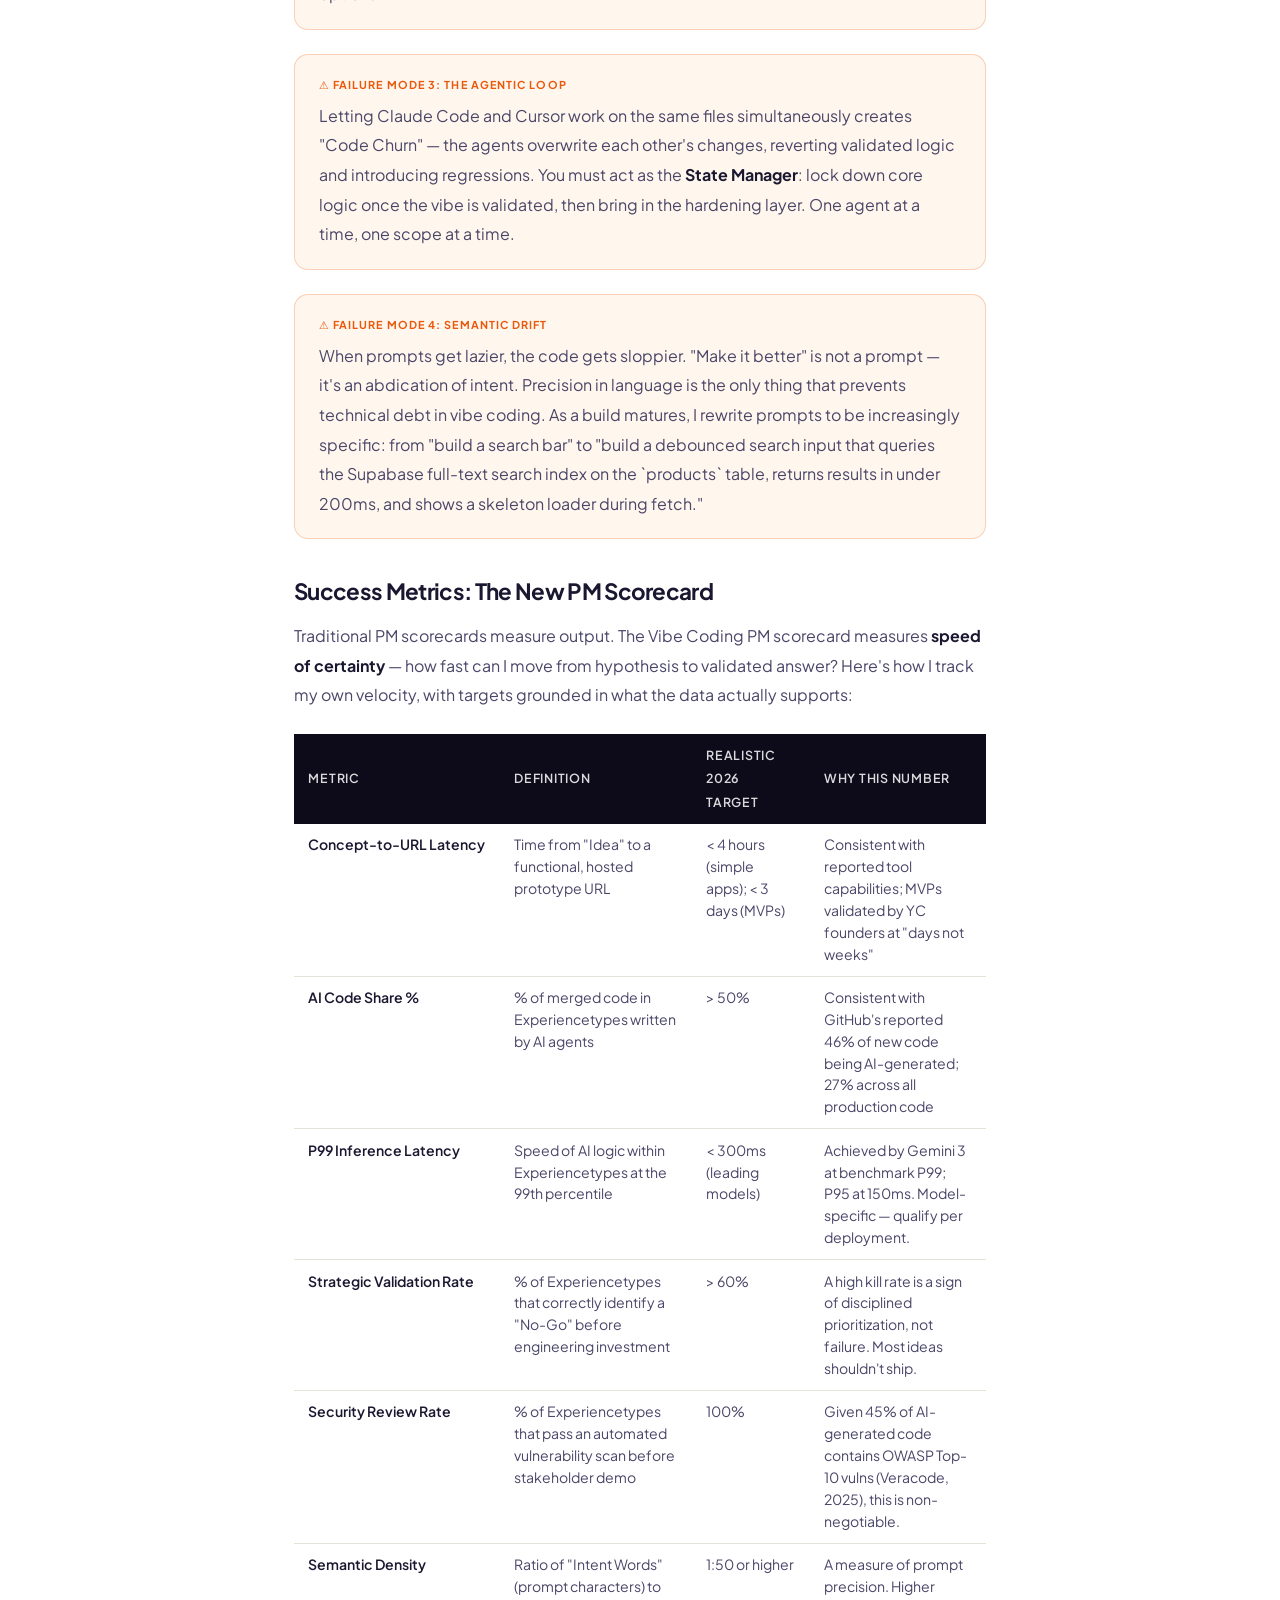
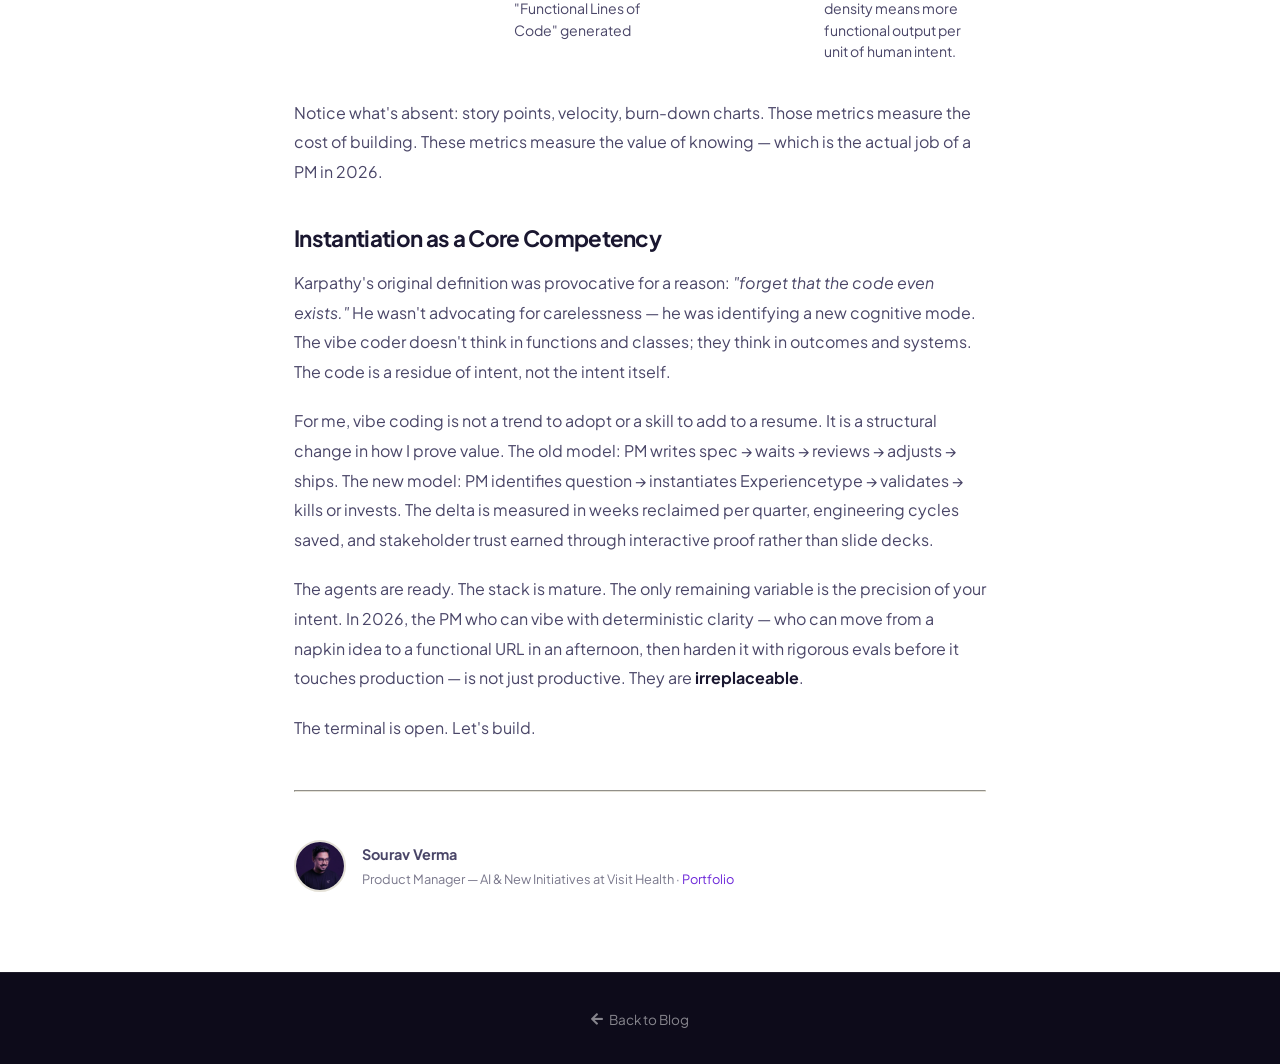
<file: blog/vibe-coding-revolution.html>
<!DOCTYPE html>
<html lang="en">
<head>
  <meta charset="UTF-8">
  <meta name="viewport" content="width=device-width, initial-scale=1.0">
  <title>The 'Vibe Coding' Revolution: From Individual Intent to Generative Execution — Sourav Verma</title>
  <link rel="preconnect" href="https://fonts.googleapis.com">
  <link href="https://fonts.googleapis.com/css2?family=Plus+Jakarta+Sans:wght@400;500;600;700;800&family=Inter:wght@400;500;600;700&display=swap" rel="stylesheet">
  <link rel="stylesheet" href="../vendor/fontawesome-free/css/all.min.css">
  <link rel="stylesheet" href="../css/main.css">
  <style>
    .post-table { width: 100%; border-collapse: collapse; margin: 1.5rem 0; font-size: 0.88rem; }
    .post-table th { background: var(--c-hero); color: rgba(255,255,255,0.85); padding: 0.65rem 0.9rem; text-align: left; font-weight: 600; font-size: 0.78rem; text-transform: uppercase; letter-spacing: 0.06em; }
    .post-table td { padding: 0.65rem 0.9rem; border-bottom: 1px solid var(--c-border); vertical-align: top; line-height: 1.55; }
    .post-table tr:last-child td { border-bottom: none; }
    .post-table tr:nth-child(even) td { background: var(--c-bg-off); }
    .post-table td:first-child { font-weight: 600; color: var(--c-text); white-space: nowrap; }
    .timeline-grid { display: grid; grid-template-columns: repeat(auto-fit, minmax(160px, 1fr)); gap: 1rem; margin: 1.5rem 0; }
    .timeline-block { background: var(--c-violet-ll); border: 1px solid rgba(109,40,217,0.2); border-radius: var(--r-l); padding: 1rem 1.1rem; }
    .timeline-block .tl-label { font-size: 0.68rem; font-weight: 700; text-transform: uppercase; letter-spacing: 0.1em; color: var(--c-violet); margin-bottom: 4px; }
    .timeline-block .tl-title { font-weight: 700; font-size: 0.9rem; color: var(--c-text); margin-bottom: 4px; }
    .timeline-block .tl-tools { font-size: 0.8rem; color: var(--c-muted); }
    .post-callout-warning { background: #fff7ed; border: 1px solid rgba(234,88,12,0.25); border-radius: var(--r-l); padding: 1.25rem 1.5rem; margin: 1.5rem 0; }
    .post-callout-warning .post-callout-label { color: var(--c-orange); }
    .stat-pill { display: inline-block; background: var(--c-violet-ll); color: var(--c-violet); font-weight: 700; font-size: 1.4rem; border-radius: var(--r-m); padding: 0.2rem 0.7rem; margin-right: 0.3rem; }
  </style>
</head>
<body style="background:var(--c-bg-slate)">

<nav class="site-nav scrolled">
  <div class="nav-inner">
    <a href="../index.html" class="nav-logo">SV<span>.</span></a>
    <div class="post-nav-title">The Vibe Coding Revolution</div>
    <a href="../blog.html" class="post-nav-back"><i class="fas fa-arrow-left"></i> All Posts</a>
  </div>
</nav>

<article class="post-content">
  <div class="post-hero-category cat-ai">🤖 AI Products</div>
  <h1 class="post-title">The 'Vibe Coding' Revolution: From Individual Intent to Generative Execution</h1>
  <div class="post-meta-row">
    <span><i class="fas fa-calendar-alt"></i> May 4, 2026</span>
    <span><i class="fas fa-clock"></i> 12 min read</span>
    <span><i class="fas fa-tag"></i> AI, Vibe Coding, PM Tools, Productivity</span>
  </div>

  <div class="post-body">

    <!-- Section 1: Opening -->
    <p>On February 2, 2025, Andrej Karpathy — OpenAI co-founder and former Tesla AI director — posted a single tweet that would redefine software development. <em>"There's a new kind of coding I call 'vibe coding,'"</em> he wrote, <em>"where you fully give in to the vibes, embrace exponentials, and forget that the code even exists."</em> The post hit <strong>4.5 million views</strong> within weeks. By March 2025, Merriam-Webster listed it as a trending expression. By December 2025, Collins English Dictionary named it <strong>Word of the Year for 2025</strong>.</p>

    <p>Vibe coding is now mainstream. <strong>87% of Fortune 500 companies</strong> use at least one AI coding platform. The market is projected to reach <strong>$12.3 billion by 2027</strong>. Gartner estimates that 90% of enterprise software engineers will use AI code assistants by 2028 — up from less than 14% in early 2024.</p>

    <p>But here's what most coverage misses: vibe coding isn't just a developer story. For product managers — especially those operating at the intersection of AI, strategy, and execution — it represents a fundamental shift in what the job means. The traditional PM wrote specs and waited. The 2026 PM <em>instantiates</em>.</p>

    <p>This is the era of the <strong>Orchestrator PM</strong>. Whether I'm building a Job Application Agent, auditing a cashless payments vision screen, or validating a new feature hypothesis, I'm not just defining what should be built — I'm using natural language to make it exist, in hours, before it ever hits a production roadmap. This post is a breakdown of how I do it: the tools, the framework, the failure modes, and the real data behind the claims.</p>

    <!-- Section 2: The Strategy Crisis -->
    <h2>The Strategy Crisis: The Problem of Semantic Latency</h2>

    <p>The traditional product development loop has a fundamental flaw: <strong>Semantic Latency</strong>. This is the delay between intent — the "vibe" — and functional reality. A PM writes a PRD. An engineer reads it, interprets it, builds a ticket, waits for sprint planning, then builds something that may or may not match what was envisioned. Weeks pass. The feedback loop is catastrophically slow.</p>

    <p>PRDs fail because they are non-deterministic artifacts. They are static representations of dynamic systems. A PRD describes a product at one moment in time, in one person's mental model, in prose — the fuzziest communication format we have. By the time the PRD becomes code, the context has shifted, the market has moved, and what was built is a best-guess approximation of what was meant.</p>

    <blockquote>
      "In 2026, the ROI of my time as a PM is determined by my ability to move from Documentation-driven to Execution-first. Traditional PRDs are high-latency artifacts. They represent a world where the PM describes things and someone else builds them."
    </blockquote>

    <p>For a PM aiming for high-impact, the value isn't in writing Jira tickets — it's in the <strong>Speed of Validation</strong>. The correct question is no longer "Can we build this?" but "Is this worth building?" And the only honest answer to that question is a functional prototype — something that actually executes logic, handles real data, and breaks in predictable ways.</p>

    <div class="post-callout">
      <div class="post-callout-label">💡 The ROI Test</div>
      <p style="margin:0">If it takes you more than a working day to turn a feature hypothesis into a functional prototype that a stakeholder can interact with, your feedback loop is too long. You are failing the ROI test. Vibe coding exists to collapse this gap — not as a shortcut, but as a structural shift in how product validation works.</p>
    </div>

    <p>The solution is the <strong>Experiencetype</strong> — a prototype that actually executes logic, proving the "vibe" is technically sound, before any engineer writes a line of production code. A Experiencetype isn't a Figma mock. It's a deployed URL that does something real.</p>

    <!-- Section 3: The 2026 Stack -->
    <h2>The 2026 Vibe Coding Stack</h2>

    <p>The tools for vibe coding have matured into a coherent stack. Each layer has a distinct role, and understanding those roles is the difference between building fast and building chaos.</p>

    <table class="post-table">
      <thead>
        <tr>
          <th>Tool</th>
          <th>Layer</th>
          <th>Best For</th>
          <th>Key Differentiator</th>
        </tr>
      </thead>
      <tbody>
        <tr>
          <td>v0 (Vercel)</td>
          <td>Visual Vibe</td>
          <td>React UI components from a prompt or screenshot</td>
          <td>Production-grade React + Tailwind + shadcn/ui output; deep Vercel deployment integration</td>
        </tr>
        <tr>
          <td>Lovable</td>
          <td>Full-Stack Scaffold</td>
          <td>Complete apps with DB, auth, and APIs in one prompt</td>
          <td>Supabase-native (one-click: DB + auth + storage + Edge Functions); $200M ARR, $6.6B valuation</td>
        </tr>
        <tr>
          <td>Bolt (StackBlitz)</td>
          <td>Full-Stack Scaffold</td>
          <td>Multi-framework apps with instant browser preview</td>
          <td>Supports React, Vue, Angular, React Native; Bolt Cloud adds native hosting + DB since mid-2025</td>
        </tr>
        <tr>
          <td>Replit Agent</td>
          <td>Environment Orchestration</td>
          <td>Agentic builds with terminal access and live hosting</td>
          <td>Full browser-based IDE + terminal; 30+ integrations (Stripe, Figma, Notion); inspect every line</td>
        </tr>
        <tr>
          <td>Claude Code</td>
          <td>Reasoning Agent</td>
          <td>Codebase understanding, debugging, and agentic fixes</td>
          <td>Reads entire local codebases; runs git + shell commands; iterates until tests pass; CI integration</td>
        </tr>
        <tr>
          <td>Cursor</td>
          <td>Hardening IDE</td>
          <td>Multi-file refactors and production-grade audits</td>
          <td>"Composer" agent; $2B ARR; 2M users; adopted by half the Fortune 500; Automations platform</td>
        </tr>
        <tr>
          <td>Windsurf</td>
          <td>Hardening IDE</td>
          <td>Repository-scale reasoning and parallel agent sessions</td>
          <td>"Cascade" agent; acquired by Cognition for $250M (July 2025); 40+ IDE plugins; Turbo terminal mode</td>
        </tr>
      </tbody>
    </table>

    <h3>Layer 1 — Visual Vibe: v0</h3>
    <p>I start every prototype here. v0 specializes in generating production-grade <strong>React components using Tailwind CSS and shadcn/ui</strong> from a natural language description or a screenshot of an existing UI. If I'm auditing a cashless payments vision screen, I use v0 to instantly replicate the UI logic. It's opinionated about the stack — React + Tailwind only — but that constraint means the output is immediately deployable to Vercel. It's the fastest way to prove visual intent.</p>

    <h3>Layer 2 — Full-Stack Scaffold: Lovable and Bolt</h3>
    <p>When I need a backend immediately, I use <strong>Lovable</strong>. Its native Supabase integration is the real differentiator: one prompt can generate the form UI, create the Supabase PostgreSQL table, wire up authentication, configure storage, and deploy Edge Functions — simultaneously. I don't provision infrastructure; I describe outcomes.</p>
    <p>Lovable's growth trajectory also signals real-world adoption: it reached <strong>$20M ARR in 60 days</strong> (fastest in European startup history) and closed a Series B at a <strong>$6.6 billion valuation</strong> in December 2025, reaching $200M ARR. This isn't toy software — enterprises are using it.</p>
    <p><strong>Bolt</strong> adds framework flexibility. For a React Native prototype or a Vue-based dashboard, Bolt handles the environment. Its Bolt Cloud launch in mid-2025 added native hosting, databases, and user authentication, maturing it from a frontend generator into a true full-stack scaffolder.</p>

    <h3>Layer 3 — Environment Orchestration: Replit Agent</h3>
    <p>Replit Agent is where complex prototypes live. I tell it to <em>"Build a Python-based Job Application Agent with a Flask backend and a vector store for resume matching"</em> — and it handles the environment, dependencies, and hosting. The key differentiator is transparency: unlike black-box scaffolders, Replit gives you a <strong>full browser-based IDE with terminal access</strong> and the ability to inspect every line the agent writes. With 30+ integrations (Stripe, Figma, Notion, Salesforce), it handles production-adjacent complexity.</p>

    <h3>Layer 4 — The Reasoning Agent: Claude Code</h3>
    <p>This is my most powerful tool in the terminal. Claude Code reads my entire local codebase, runs shell and git commands natively, and fixes bugs in real-time by iterating until tests pass. When I need to understand why a logic path is failing at 3am before a stakeholder demo, Claude Code performs what I call <strong>Trace-based Hypotheses</strong> — reading the code, forming a theory about what's wrong, testing it, and revising until the system is sound. It also monitors CI pipelines on GitHub and GitLab and can commit fixes automatically.</p>

    <h3>Layer 5 — The Hardening IDEs: Cursor and Windsurf</h3>
    <p>Finally, I bring the code into <strong>Cursor's Composer</strong> for the final audit. This is for cross-file refactoring, production-grade logic verification, and ensuring the AI didn't hallucinate a brittle architecture. Cursor's scale signals trust: $2 billion in annualized revenue, 2 million users, and adoption by half the Fortune 500.</p>
    <p><strong>Windsurf's Cascade</strong> agent takes a different approach — repository-scale reasoning, persistent memory across sessions, and as of early 2026, parallel agent sessions that run multiple Cascade instances simultaneously on different parts of the codebase. For large, complex Experiencetypes, this is where I'd resolve deep architectural questions.</p>

    <div class="post-callout">
      <div class="post-callout-label">📡 Market Signal</div>
      <p style="margin:0">The AI IDE market is consolidating rapidly. Windsurf was acquired by Cognition (makers of Devin, valued at $10.2B) for <strong>$250 million</strong> in July 2025. Cursor hit <strong>$2 billion ARR</strong> in February 2026 — making it one of the fastest-growing SaaS products in history. When strategic acquirers and enterprise budgets move this fast, the tools are no longer experimental.</p>
    </div>

    <!-- Section 4: Framework -->
    <h2>The 7-Step Framework: Building with Deterministic Intent</h2>

    <p>Speed without structure is chaos. The discipline I apply is what I call <strong>Deterministic Intent</strong> — ensuring every vibe has a verifiable, testable outcome before it becomes code. Here's the first-principles framework I run for every Experiencetype build.</p>

    <ol>
      <h3><li>Objective: Collapse the "Ideation-to-Interaction" Window</li></h3>
      <p>My goal is to move from a concept to a functional, hosted URL in hours, not sprints. The time target depends on complexity — minutes for a UI mock, hours for a functional prototype, days for an MVP. The key constraint: if I can't interact with it before writing a PRD, I haven't validated it.</p>

      <h3><li>Users: Identify Who Interacts with the Experiencetype</li></h3>
      <p>Primarily me (for validation), stakeholders (for buy-in), and early testers (for structured feedback). The Experiencetype is not a product — it's a question made interactive. I define upfront what question it's answering and who needs to answer it.</p>

      <h3><li>Superpowers: Leverage Agentic CLIs and Cloud-Native Scaffolding</li></h3>
      <p>My superpower is the ability to use Claude Code to understand a codebase and Replit Agent to deploy it instantly. The combination of a reasoning agent (understanding) and an orchestration agent (building) compresses what used to take a full sprint into a single afternoon.</p>

      <h3><li>Vision: The Death of the Static Spec</li></h3>
      <p>In its place: the Experiencetype. A prototype that executes logic, handles real data, and breaks in predictable ways — proving the "vibe" is technically sound before it ever hits a production roadmap. The Experiencetype is my PRD.</p>

      <h3><li>Pillars: Three Non-Negotiables</li></h3>
      <ul>
        <li><strong>Prompt-as-Code:</strong> Natural language is my high-level programming language. Every prompt is a specification. Precision in language is the only thing that prevents technical debt in vibe coding.</li>
        <li><strong>Infrastructure-on-Demand:</strong> Database provisioning, authentication, and API routes are part of the initial prompt — not afterthoughts. With Lovable + Supabase, the data layer is included by default.</li>
        <li><strong>Deterministic Hardening:</strong> Using Claude Code and Cursor to turn a "vibe" into production-grade, verifiable logic. Every feature gets a test. If I can't write a test for it, I don't ship it.</li>
      </ul>

      <h3><li>Impact: Elimination of Opportunity Cost</li></h3>
      <p>By spending $20 in API tokens and 4 hours of my time, I prevent weeks of wasted engineering effort on a feature that wouldn't have worked. The ROI is found in the <strong>Certainty I provide to the business</strong> — not in the code I wrote.</p>

      <h3><li>Roadmap: The 4-Hour Build Sequence</li></h3>
      <p>This is how a typical Experiencetype build flows:</p>
    </ol>

    <div class="timeline-grid">
      <div class="timeline-block">
        <div class="tl-label">Hour 1</div>
        <div class="tl-title">Visual Instantiation</div>
        <div class="tl-tools">v0 · Lovable</div>
      </div>
      <div class="timeline-block">
        <div class="tl-label">Hour 2</div>
        <div class="tl-title">Logic &amp; Data Scaffolding</div>
        <div class="tl-tools">Replit Agent · Bolt</div>
      </div>
      <div class="timeline-block">
        <div class="tl-label">Hours 3–4</div>
        <div class="tl-title">Technical Audit &amp; Hardening</div>
        <div class="tl-tools">Claude Code · Cursor</div>
      </div>
    </div>

    <!-- Section 5: Adoption Data -->
    <h2>Adoption Reality Check: What the Data Actually Says</h2>

    <p>The productivity claims around AI-assisted coding are real — but they require careful interpretation. Not all gains are equal, and the honest picture includes both the upside and the paradoxes.</p>

    <table class="post-table">
      <thead>
        <tr>
          <th>Stat</th>
          <th>Source</th>
          <th>What It Actually Means</th>
        </tr>
      </thead>
      <tbody>
        <tr>
          <td>55% faster task completion</td>
          <td>GitHub Copilot controlled study</td>
          <td>For isolated, well-defined coding tasks (1h 11m vs. 2h 41m). Not full development cycles.</td>
        </tr>
        <tr>
          <td>46% reduction in routine coding time</td>
          <td>McKinsey, Feb 2026 (150 enterprises)</td>
          <td>Also: 35% shorter code review cycles. Gains are real at task level; organizational gains require process changes too.</td>
        </tr>
        <tr>
          <td>26.9% of all production code is AI-written</td>
          <td>4.2M developers tracked, Nov 2025–Feb 2026</td>
          <td>Daily AI users see nearly a third of their merged code written by AI. Adoption is structural, not experimental.</td>
        </tr>
        <tr>
          <td>46% of new code is AI-generated</td>
          <td>GitHub, 2025</td>
          <td>Represents new code written in AI-assisted sessions, not just completions.</td>
        </tr>
        <tr>
          <td>19% slower for experienced devs</td>
          <td>METR study, July 2025</td>
          <td>For experienced open-source developers on complex, open-ended tasks. AI tools have improved since early 2025; this measures the state of tools at the time of study.</td>
        </tr>
        <tr>
          <td>90% of developers use AI tools regularly</td>
          <td>Stack Overflow Developer Survey, Jan 2026</td>
          <td>92% of US developers use AI coding tools daily. Adoption is effectively universal.</td>
        </tr>
      </tbody>
    </table>

    <p>The key takeaway: AI coding tools deliver <strong>massive gains on scoped, well-defined tasks</strong> — exactly the kind of work in a Experiencetype build. For complex, open-ended architectural work, the gains are smaller and the human judgment layer remains critical. This isn't a reason to use AI less — it's a reason to structure your prompts more precisely.</p>

    <!-- Section 6: Failure Modes -->
    <h2>Failure Modes: Avoiding the "Vibe" Trap</h2>

    <p>Speed without structure is just chaos. As a lead PM, I've identified four specific anti-patterns that collapse Experiencetype velocity into technical debt. Each one is a failure of discipline, not a failure of tools.</p>

    <div class="post-callout-warning">
      <div class="post-callout-label">⚠️ Failure Mode 1: The One-Man Feature Factory</div>
      <p style="margin:0">Just because you <em>can</em> build a tool in an hour doesn't mean it <em>should</em> exist. The seduction of vibe coding is volume — spinning up three new Experiencetypes in an afternoon feels like productivity. It isn't. Every Experiencetype must be tethered to a specific, measurable question the business needs answered. Build to validate, not to impress.</p>
    </div>

    <div class="post-callout-warning">
      <div class="post-callout-label">⚠️ Failure Mode 2: Hallucination Debt</div>
      <p style="margin:0">Relying on the AI to "figure out the logic" without verification creates <strong>Hallucination Debt</strong> — code that looks correct, passes a surface review, and silently fails at runtime. Every vibe must be verified with an eval. The rule: if you can't write a test for it, don't ship it. A large-scale scan of 5,600 publicly deployed vibe-coded apps found <strong>2,000 critical vulnerabilities and 400 exposed API keys and tokens</strong>. Hardening is not optional.</p>
    </div>

    <div class="post-callout-warning">
      <div class="post-callout-label">⚠️ Failure Mode 3: The Agentic Loop</div>
      <p style="margin:0">Letting Claude Code and Cursor work on the same files simultaneously creates "Code Churn" — the agents overwrite each other's changes, reverting validated logic and introducing regressions. You must act as the <strong>State Manager</strong>: lock down core logic once the vibe is validated, then bring in the hardening layer. One agent at a time, one scope at a time.</p>
    </div>

    <div class="post-callout-warning">
      <div class="post-callout-label">⚠️ Failure Mode 4: Semantic Drift</div>
      <p style="margin:0">When prompts get lazier, the code gets sloppier. "Make it better" is not a prompt — it's an abdication of intent. Precision in language is the only thing that prevents technical debt in vibe coding. As a build matures, I rewrite prompts to be increasingly specific: from "build a search bar" to "build a debounced search input that queries the Supabase full-text search index on the `products` table, returns results in under 200ms, and shows a skeleton loader during fetch."</p>
    </div>

    <!-- Section 7: Metrics -->
    <h2>Success Metrics: The New PM Scorecard</h2>

    <p>Traditional PM scorecards measure output. The Vibe Coding PM scorecard measures <strong>speed of certainty</strong> — how fast can I move from hypothesis to validated answer? Here's how I track my own velocity, with targets grounded in what the data actually supports:</p>

    <table class="post-table">
      <thead>
        <tr>
          <th>Metric</th>
          <th>Definition</th>
          <th>Realistic 2026 Target</th>
          <th>Why This Number</th>
        </tr>
      </thead>
      <tbody>
        <tr>
          <td>Concept-to-URL Latency</td>
          <td>Time from "Idea" to a functional, hosted prototype URL</td>
          <td>&lt; 4 hours (simple apps); &lt; 3 days (MVPs)</td>
          <td>Consistent with reported tool capabilities; MVPs validated by YC founders at "days not weeks"</td>
        </tr>
        <tr>
          <td>AI Code Share %</td>
          <td>% of merged code in Experiencetypes written by AI agents</td>
          <td>&gt; 50%</td>
          <td>Consistent with GitHub's reported 46% of new code being AI-generated; 27% across all production code</td>
        </tr>
        <tr>
          <td>P99 Inference Latency</td>
          <td>Speed of AI logic within Experiencetypes at the 99th percentile</td>
          <td>&lt; 300ms (leading models)</td>
          <td>Achieved by Gemini 3 at benchmark P99; P95 at 150ms. Model-specific — qualify per deployment.</td>
        </tr>
        <tr>
          <td>Strategic Validation Rate</td>
          <td>% of Experiencetypes that correctly identify a "No-Go" before engineering investment</td>
          <td>&gt; 60%</td>
          <td>A high kill rate is a sign of disciplined prioritization, not failure. Most ideas shouldn't ship.</td>
        </tr>
        <tr>
          <td>Security Review Rate</td>
          <td>% of Experiencetypes that pass an automated vulnerability scan before stakeholder demo</td>
          <td>100%</td>
          <td>Given 45% of AI-generated code contains OWASP Top-10 vulns (Veracode, 2025), this is non-negotiable.</td>
        </tr>
        <tr>
          <td>Semantic Density</td>
          <td>Ratio of "Intent Words" (prompt characters) to "Functional Lines of Code" generated</td>
          <td>1:50 or higher</td>
          <td>A measure of prompt precision. Higher density means more functional output per unit of human intent.</td>
        </tr>
      </tbody>
    </table>

    <p>Notice what's absent: story points, velocity, burn-down charts. Those metrics measure the cost of building. These metrics measure the value of knowing — which is the actual job of a PM in 2026.</p>

    <!-- Section 8: Conclusion -->
    <h2>Instantiation as a Core Competency</h2>

    <p>Karpathy's original definition was provocative for a reason: <em>"forget that the code even exists."</em> He wasn't advocating for carelessness — he was identifying a new cognitive mode. The vibe coder doesn't think in functions and classes; they think in outcomes and systems. The code is a residue of intent, not the intent itself.</p>

    <p>For me, vibe coding is not a trend to adopt or a skill to add to a resume. It is a structural change in how I prove value. The old model: PM writes spec → waits → reviews → adjusts → ships. The new model: PM identifies question → instantiates Experiencetype → validates → kills or invests. The delta is measured in weeks reclaimed per quarter, engineering cycles saved, and stakeholder trust earned through interactive proof rather than slide decks.</p>

    <p>The agents are ready. The stack is mature. The only remaining variable is the precision of your intent. In 2026, the PM who can vibe with deterministic clarity — who can move from a napkin idea to a functional URL in an afternoon, then harden it with rigorous evals before it touches production — is not just productive. They are <strong>irreplaceable</strong>.</p>

    <p>The terminal is open. Let's build.</p>

    <hr style="margin:3rem 0;border-color:var(--c-border)">
    <div style="display:flex;align-items:center;gap:1rem">
      <img src="../img/profile.png" alt="Sourav Verma" style="width:52px;height:52px;border-radius:50%;object-fit:cover;border:2px solid var(--c-border)">
      <div>
        <div style="font-weight:700;font-size:0.9rem">Sourav Verma</div>
        <div style="font-size:0.8rem;color:var(--c-muted)">Product Manager — AI &amp; New Initiatives at Visit Health · <a href="../index.html" style="color:var(--c-primary)">Portfolio</a></div>
      </div>
    </div>
  </div>
</article>

<footer style="background:var(--c-hero);padding:2rem 1.5rem;text-align:center;border-top:1px solid rgba(255,255,255,0.07)">
  <a href="../blog.html" style="color:rgba(255,255,255,0.5);font-size:0.85rem;display:inline-flex;align-items:center;gap:6px">
    <i class="fas fa-arrow-left"></i> Back to Blog
  </a>
</footer>

<script src="../vendor/jquery/jquery.min.js"></script>
</body>
</html>
</file>
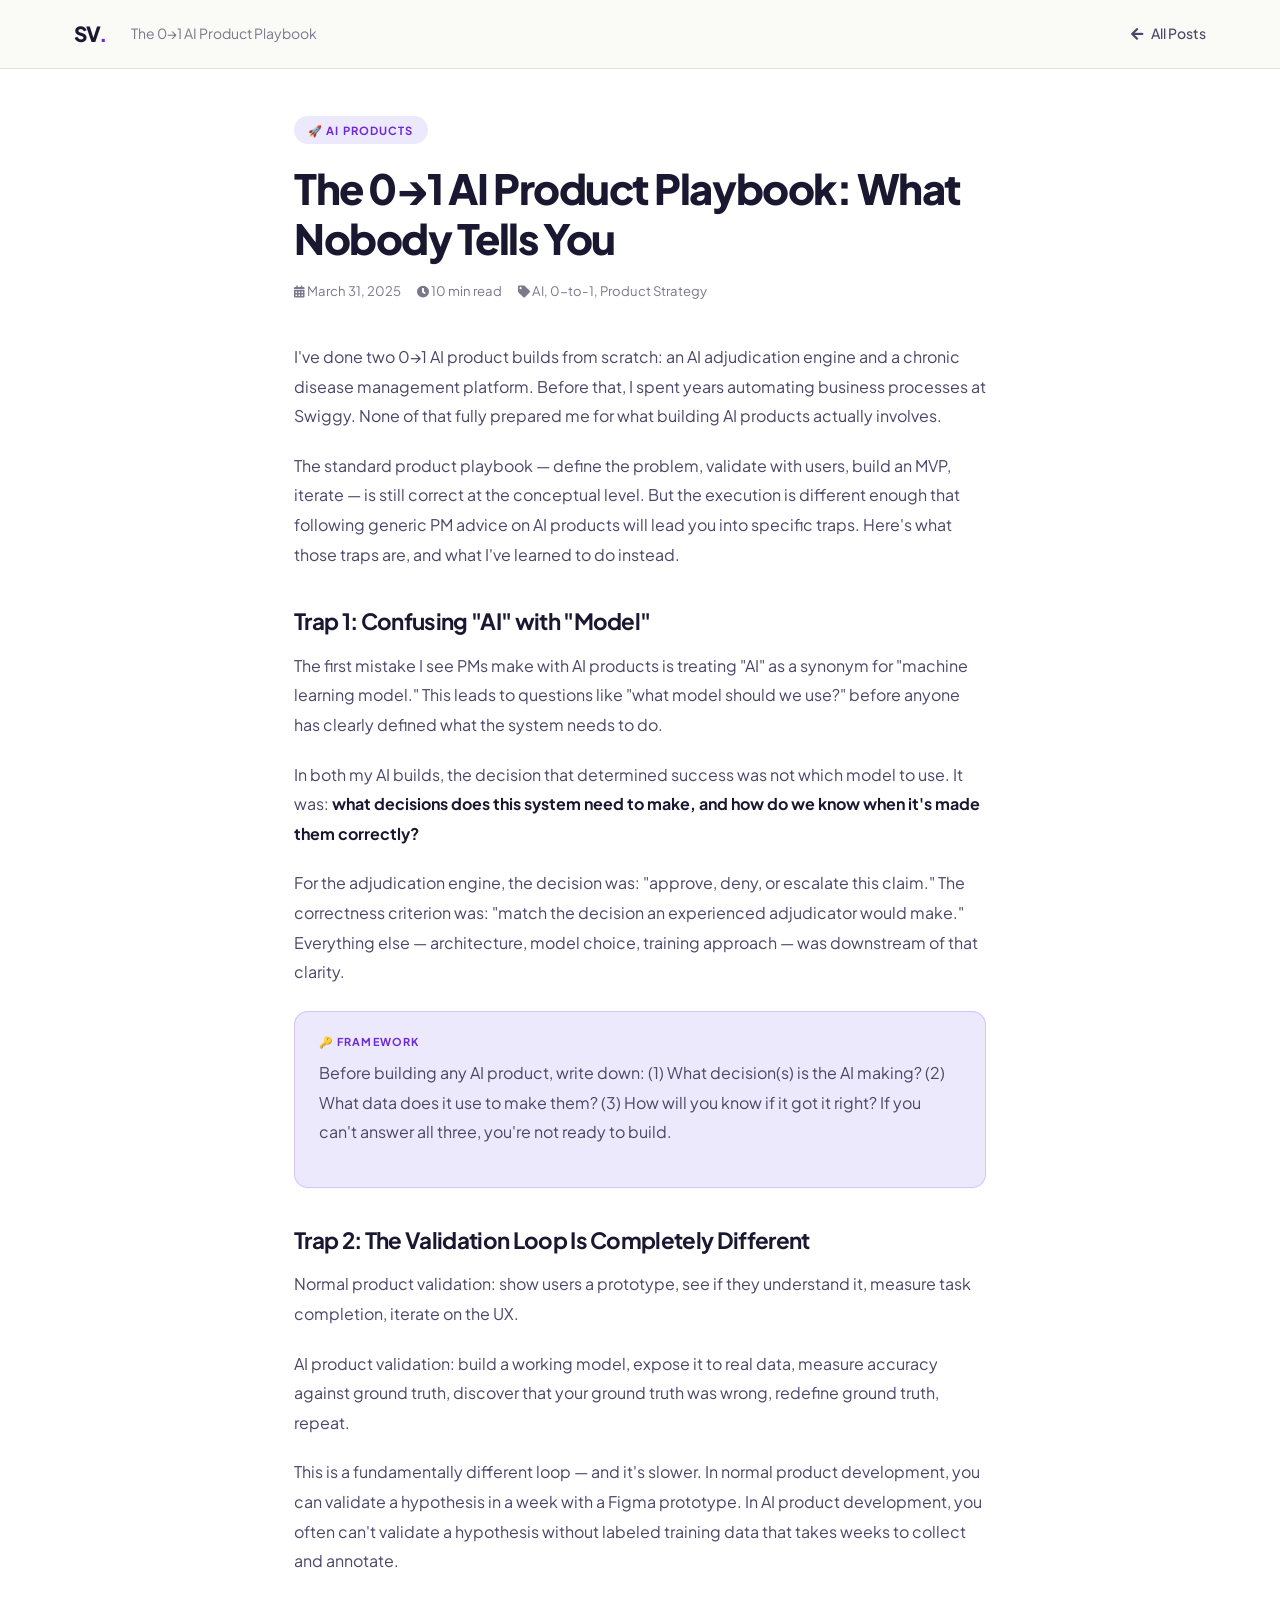
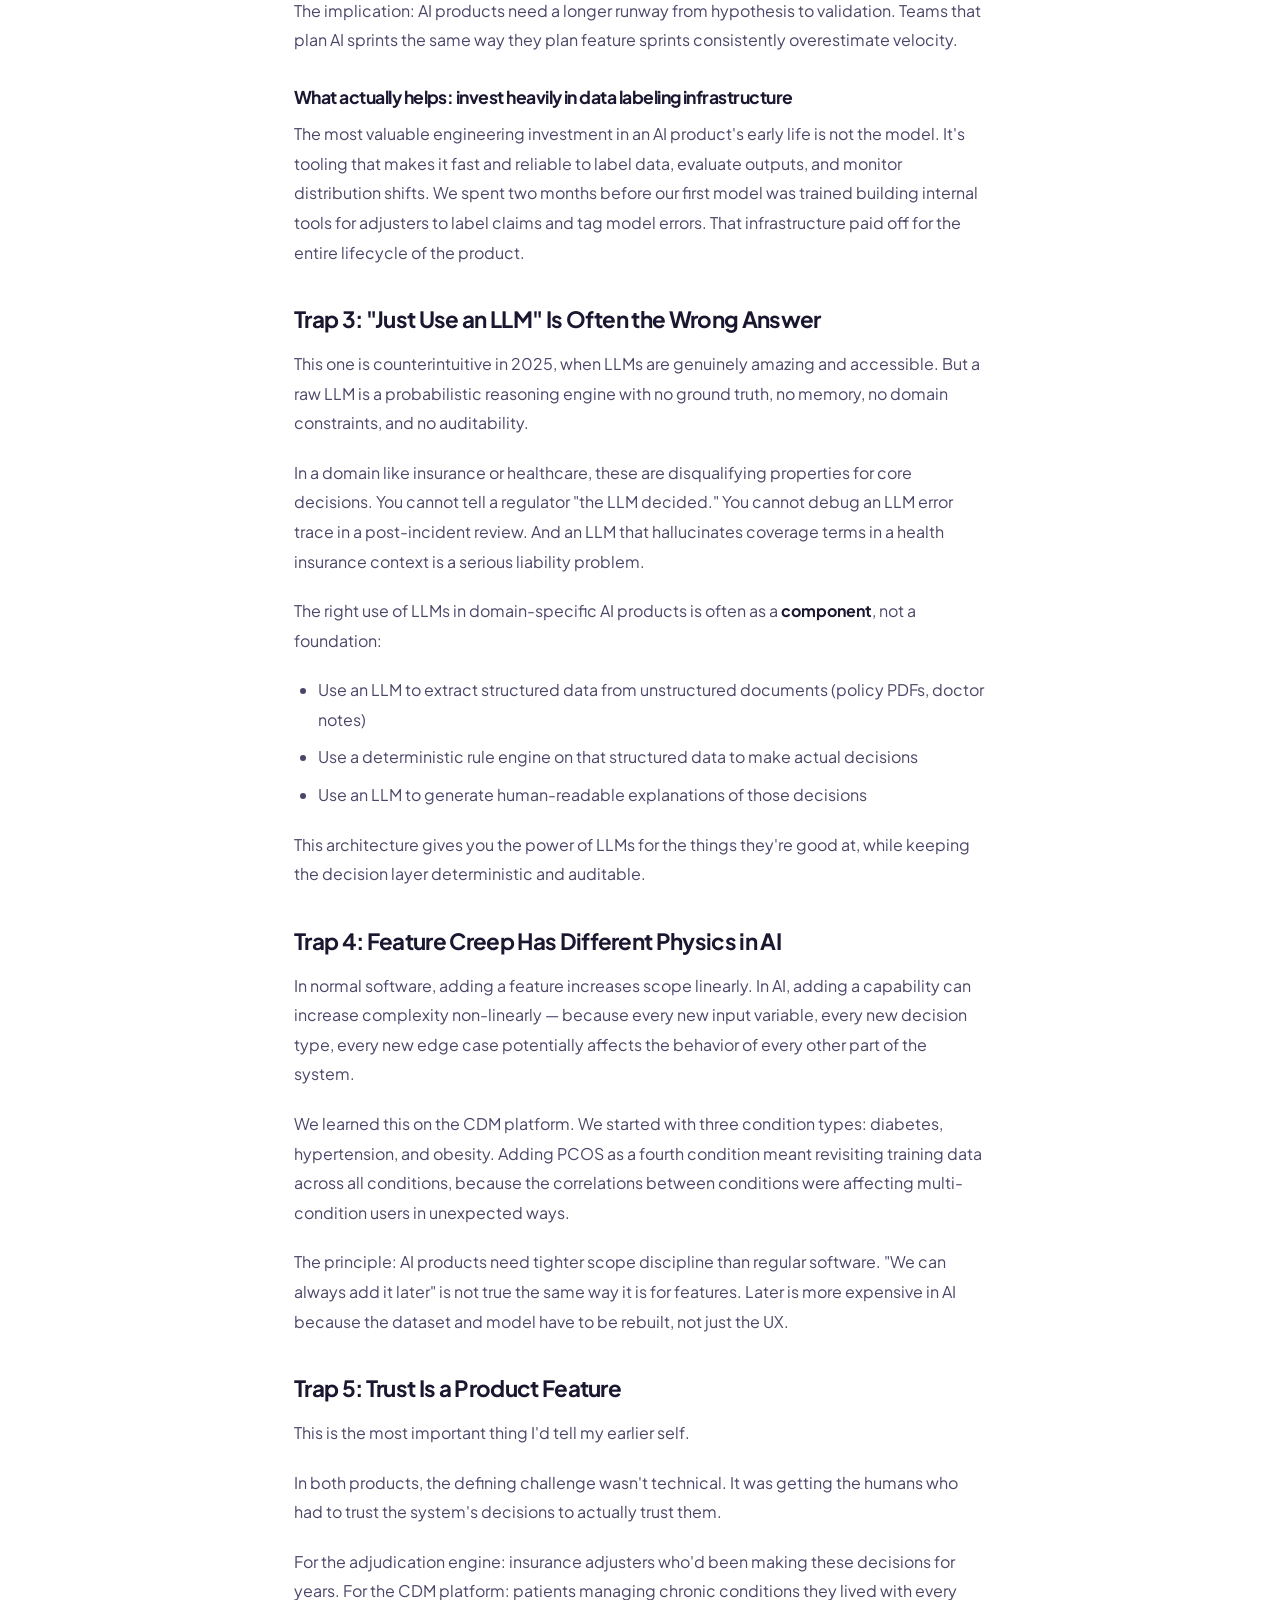
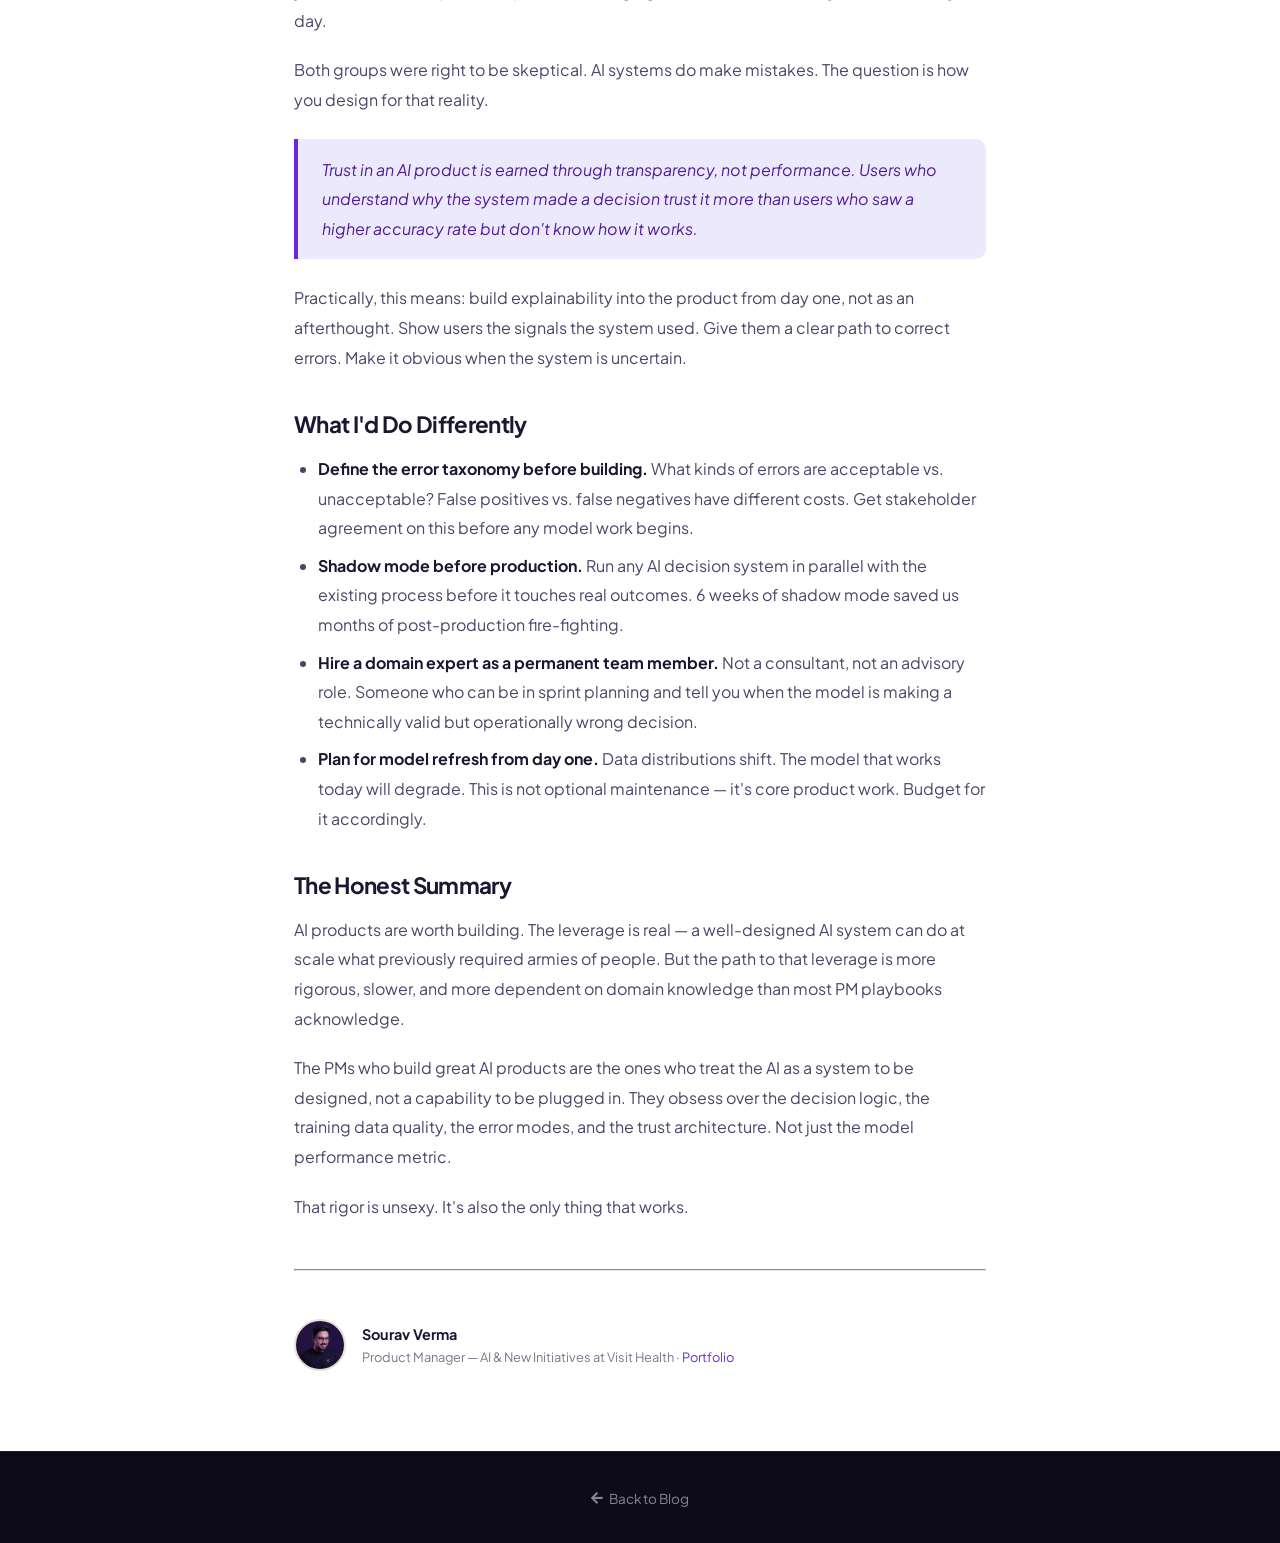
<file: blog/zero-to-one.html>
<!DOCTYPE html>
<html lang="en">
<head>
  <meta charset="UTF-8">
  <meta name="viewport" content="width=device-width, initial-scale=1.0">
  <title>The 0→1 AI Product Playbook — Sourav Verma</title>
  <link rel="preconnect" href="https://fonts.googleapis.com">
  <link href="https://fonts.googleapis.com/css2?family=Plus+Jakarta+Sans:wght@400;500;600;700;800&family=Inter:wght@400;500;600;700&display=swap" rel="stylesheet">
  <link rel="stylesheet" href="../vendor/fontawesome-free/css/all.min.css">
  <link rel="stylesheet" href="../css/main.css">
</head>
<body style="background:var(--c-bg-slate)">

<nav class="site-nav scrolled">
  <div class="nav-inner">
    <a href="../index.html" class="nav-logo">SV<span>.</span></a>
    <div class="post-nav-title">The 0→1 AI Product Playbook</div>
    <a href="../blog.html" class="post-nav-back" style="margin-left:auto"><i class="fas fa-arrow-left"></i> All Posts</a>
  </div>
</nav>

<article class="post-content">
  <div class="post-hero-category cat-product">🚀 AI Products</div>

  <h1 class="post-title">The 0→1 AI Product Playbook: What Nobody Tells You</h1>

  <div class="post-meta-row">
    <span><i class="fas fa-calendar-alt"></i> March 31, 2025</span>
    <span><i class="fas fa-clock"></i> 10 min read</span>
    <span><i class="fas fa-tag"></i> AI, 0-to-1, Product Strategy</span>
  </div>

  <div class="post-body">

    <p>I've done two 0→1 AI product builds from scratch: an AI adjudication engine and a chronic disease management platform. Before that, I spent years automating business processes at Swiggy. None of that fully prepared me for what building AI products actually involves.</p>

    <p>The standard product playbook — define the problem, validate with users, build an MVP, iterate — is still correct at the conceptual level. But the execution is different enough that following generic PM advice on AI products will lead you into specific traps. Here's what those traps are, and what I've learned to do instead.</p>

    <h2>Trap 1: Confusing "AI" with "Model"</h2>

    <p>The first mistake I see PMs make with AI products is treating "AI" as a synonym for "machine learning model." This leads to questions like "what model should we use?" before anyone has clearly defined what the system needs to do.</p>

    <p>In both my AI builds, the decision that determined success was not which model to use. It was: <strong>what decisions does this system need to make, and how do we know when it's made them correctly?</strong></p>

    <p>For the adjudication engine, the decision was: "approve, deny, or escalate this claim." The correctness criterion was: "match the decision an experienced adjudicator would make." Everything else — architecture, model choice, training approach — was downstream of that clarity.</p>

    <div class="post-callout">
      <div class="post-callout-label">🔑 Framework</div>
      <p>Before building any AI product, write down: (1) What decision(s) is the AI making? (2) What data does it use to make them? (3) How will you know if it got it right? If you can't answer all three, you're not ready to build.</p>
    </div>

    <h2>Trap 2: The Validation Loop Is Completely Different</h2>

    <p>Normal product validation: show users a prototype, see if they understand it, measure task completion, iterate on the UX.</p>

    <p>AI product validation: build a working model, expose it to real data, measure accuracy against ground truth, discover that your ground truth was wrong, redefine ground truth, repeat.</p>

    <p>This is a fundamentally different loop — and it's slower. In normal product development, you can validate a hypothesis in a week with a Figma prototype. In AI product development, you often can't validate a hypothesis without labeled training data that takes weeks to collect and annotate.</p>

    <p>The implication: AI products need a longer runway from hypothesis to validation. Teams that plan AI sprints the same way they plan feature sprints consistently overestimate velocity.</p>

    <h3>What actually helps: invest heavily in data labeling infrastructure</h3>

    <p>The most valuable engineering investment in an AI product's early life is not the model. It's tooling that makes it fast and reliable to label data, evaluate outputs, and monitor distribution shifts. We spent two months before our first model was trained building internal tools for adjusters to label claims and tag model errors. That infrastructure paid off for the entire lifecycle of the product.</p>

    <h2>Trap 3: "Just Use an LLM" Is Often the Wrong Answer</h2>

    <p>This one is counterintuitive in 2025, when LLMs are genuinely amazing and accessible. But a raw LLM is a probabilistic reasoning engine with no ground truth, no memory, no domain constraints, and no auditability.</p>

    <p>In a domain like insurance or healthcare, these are disqualifying properties for core decisions. You cannot tell a regulator "the LLM decided." You cannot debug an LLM error trace in a post-incident review. And an LLM that hallucinates coverage terms in a health insurance context is a serious liability problem.</p>

    <p>The right use of LLMs in domain-specific AI products is often as a <strong>component</strong>, not a foundation:</p>

    <ul>
      <li>Use an LLM to extract structured data from unstructured documents (policy PDFs, doctor notes)</li>
      <li>Use a deterministic rule engine on that structured data to make actual decisions</li>
      <li>Use an LLM to generate human-readable explanations of those decisions</li>
    </ul>

    <p>This architecture gives you the power of LLMs for the things they're good at, while keeping the decision layer deterministic and auditable.</p>

    <h2>Trap 4: Feature Creep Has Different Physics in AI</h2>

    <p>In normal software, adding a feature increases scope linearly. In AI, adding a capability can increase complexity non-linearly — because every new input variable, every new decision type, every new edge case potentially affects the behavior of every other part of the system.</p>

    <p>We learned this on the CDM platform. We started with three condition types: diabetes, hypertension, and obesity. Adding PCOS as a fourth condition meant revisiting training data across all conditions, because the correlations between conditions were affecting multi-condition users in unexpected ways.</p>

    <p>The principle: AI products need tighter scope discipline than regular software. "We can always add it later" is not true the same way it is for features. Later is more expensive in AI because the dataset and model have to be rebuilt, not just the UX.</p>

    <h2>Trap 5: Trust Is a Product Feature</h2>

    <p>This is the most important thing I'd tell my earlier self.</p>

    <p>In both products, the defining challenge wasn't technical. It was getting the humans who had to trust the system's decisions to actually trust them.</p>

    <p>For the adjudication engine: insurance adjusters who'd been making these decisions for years. For the CDM platform: patients managing chronic conditions they lived with every day.</p>

    <p>Both groups were right to be skeptical. AI systems do make mistakes. The question is how you design for that reality.</p>

    <blockquote>
      Trust in an AI product is earned through transparency, not performance. Users who understand why the system made a decision trust it more than users who saw a higher accuracy rate but don't know how it works.
    </blockquote>

    <p>Practically, this means: build explainability into the product from day one, not as an afterthought. Show users the signals the system used. Give them a clear path to correct errors. Make it obvious when the system is uncertain.</p>

    <h2>What I'd Do Differently</h2>

    <ul>
      <li><strong>Define the error taxonomy before building.</strong> What kinds of errors are acceptable vs. unacceptable? False positives vs. false negatives have different costs. Get stakeholder agreement on this before any model work begins.</li>
      <li><strong>Shadow mode before production.</strong> Run any AI decision system in parallel with the existing process before it touches real outcomes. 6 weeks of shadow mode saved us months of post-production fire-fighting.</li>
      <li><strong>Hire a domain expert as a permanent team member.</strong> Not a consultant, not an advisory role. Someone who can be in sprint planning and tell you when the model is making a technically valid but operationally wrong decision.</li>
      <li><strong>Plan for model refresh from day one.</strong> Data distributions shift. The model that works today will degrade. This is not optional maintenance — it's core product work. Budget for it accordingly.</li>
    </ul>

    <h2>The Honest Summary</h2>

    <p>AI products are worth building. The leverage is real — a well-designed AI system can do at scale what previously required armies of people. But the path to that leverage is more rigorous, slower, and more dependent on domain knowledge than most PM playbooks acknowledge.</p>

    <p>The PMs who build great AI products are the ones who treat the AI as a system to be designed, not a capability to be plugged in. They obsess over the decision logic, the training data quality, the error modes, and the trust architecture. Not just the model performance metric.</p>

    <p>That rigor is unsexy. It's also the only thing that works.</p>

  </div>

  <hr style="margin:3rem 0;border-color:var(--c-border)">
  <div style="display:flex;align-items:center;gap:1rem">
    <img src="../img/profile.png" alt="Sourav Verma" style="width:52px;height:52px;border-radius:50%;object-fit:cover;border:2px solid var(--c-border)">
    <div>
      <div style="font-weight:700;font-size:0.9rem">Sourav Verma</div>
      <div style="font-size:0.8rem;color:var(--c-muted)">Product Manager — AI &amp; New Initiatives at Visit Health · <a href="../index.html" style="color:var(--c-primary)">Portfolio</a></div>
    </div>
  </div>
</article>

<footer style="background:var(--c-hero);padding:2rem 1.5rem;text-align:center;border-top:1px solid rgba(255,255,255,0.07)">
  <a href="../blog.html" style="color:rgba(255,255,255,0.5);font-size:0.85rem;display:inline-flex;align-items:center;gap:6px">
    <i class="fas fa-arrow-left"></i> Back to Blog
  </a>
</footer>
</body>
</html>
</file>
<file: css/main.css>
/* ==========================================================
   SOURAV VERMA — PORTFOLIO v3
   Design: Editorial PM · Light Primary · Kinetic Type
   Inspired by: thaisafernandes.com · samfrons.com · plumhq.com
========================================================== */

/* ── 1. DESIGN TOKENS ── */
:root {
  /* Light palette (primary) */
  --c-bg:          #FAFAF6;
  --c-bg-warm:     #F4F1EB;
  --c-bg-card:     #FFFFFF;
  --c-bg-2:        #F0EDE6;

  /* Dark palette (accent sections) */
  --c-dark:        #0D0B1A;
  --c-dark-2:      #17152A;
  --c-dark-3:      #1F1D35;
  --c-dark-border: rgba(255,255,255,0.09);

  /* Brand colors */
  --c-violet:      #6D28D9;
  --c-violet-l:    #8B5CF6;
  --c-violet-ll:   #EDE9FD;
  --c-violet-d:    #4C1D95;
  --c-orange:      #EA580C;
  --c-orange-l:    #FB923C;
  --c-orange-ll:   #FFF0E6;
  --c-green:       #059669;
  --c-green-l:     #34D399;
  --c-green-ll:    #ECFDF5;
  --c-blue:        #2563EB;
  --c-blue-ll:     #EFF6FF;

  /* Legacy aliases (for blog/projects pages) */
  --c-primary:       var(--c-violet);
  --c-primary-l:     var(--c-violet-l);
  --c-primary-d:     var(--c-violet-d);
  --c-primary-sub:   var(--c-violet-ll);
  --c-accent:        var(--c-orange);
  --c-accent-sub:    var(--c-orange-ll);
  --c-accent-l:      var(--c-orange-l);
  --c-green-sub:     var(--c-green-ll);
  --c-blue-sub:      var(--c-blue-ll);
  --c-red:           #ef4444;
  --c-hero:          var(--c-dark);
  --c-dark-2-old:    var(--c-dark-2);
  --c-border-strong: #C5C1BA;

  /* Text */
  --c-text:        #1A1730;
  --c-text-2:      #4A4668;
  --c-muted:       #7A788C;
  --c-subtle:      #A09EBA;
  --c-border:      #E5E2D8;

  /* Fonts */
  --f-display:  'Syne', 'Plus Jakarta Sans', system-ui, sans-serif;
  --f-heading:  'Plus Jakarta Sans', system-ui, sans-serif;
  --f-body:     'Plus Jakarta Sans', system-ui, sans-serif;
  --f-mono:     'JetBrains Mono', 'Courier New', monospace;

  /* Spacing / radius */
  --r-s:    6px;
  --r-m:    10px;
  --r-l:    14px;
  --r-xl:   20px;
  --r-2xl:  28px;
  --r-pill: 999px;

  /* Shadows */
  --sh-xs:  0 1px 3px rgba(0,0,0,0.05);
  --sh-s:   0 2px 8px rgba(0,0,0,0.06);
  --sh-m:   0 6px 24px rgba(0,0,0,0.09);
  --sh-l:   0 12px 40px rgba(0,0,0,0.12);
  --sh-xl:  0 24px 64px rgba(0,0,0,0.16);
  --sh-violet: 0 8px 32px rgba(109,40,217,0.28);

  /* Layout */
  --nav-h:   68px;
  --max-w:   1180px;
  --sec-pad: 5.5rem;
}

/* ── 2. RESET ── */
*, *::before, *::after { box-sizing: border-box; margin: 0; padding: 0; }
html { scroll-behavior: smooth; }
body {
  font-family: var(--f-body);
  color: var(--c-text);
  background: var(--c-bg);
  line-height: 1.65;
  overflow-x: hidden;
  -webkit-font-smoothing: antialiased;
  -moz-osx-font-smoothing: grayscale;
}
ul { list-style: none; }
a { color: inherit; text-decoration: none; }
img { display: block; max-width: 100%; }
button { cursor: pointer; font-family: inherit; border: none; background: none; }

/* ── 3. TYPOGRAPHY ── */
h1, h2, h3, h4, h5 {
  font-family: var(--f-display);
  font-weight: 700;
  line-height: 1.15;
  letter-spacing: -0.03em;
  color: var(--c-text);
}
.display-xl  { font-size: clamp(3rem,   6.5vw, 5.5rem); letter-spacing: -0.045em; font-family: var(--f-display); }
.display-lg  { font-size: clamp(2.2rem, 4vw,   3.5rem); letter-spacing: -0.035em; font-family: var(--f-display); }
.display-md  { font-size: clamp(1.6rem, 2.8vw, 2.2rem); letter-spacing: -0.025em; font-family: var(--f-display); }
.display-sm  { font-size: 1.3rem; }
.label-sm    { font-size: 0.72rem; font-weight: 700; letter-spacing: 0.12em; text-transform: uppercase; }
.label-xs    { font-size: 0.65rem; font-weight: 700; letter-spacing: 0.1em;  text-transform: uppercase; }
.body-lg     { font-size: 1.1rem; line-height: 1.75; }
.body-sm     { font-size: 0.875rem; }
.body-xs     { font-size: 0.8rem; }

.gradient-text {
  background: linear-gradient(135deg, var(--c-violet) 0%, var(--c-orange) 100%);
  -webkit-background-clip: text; -webkit-text-fill-color: transparent; background-clip: text;
}
.gradient-text-light {
  background: linear-gradient(135deg, #fff 30%, rgba(167,139,250,0.9) 100%);
  -webkit-background-clip: text; -webkit-text-fill-color: transparent; background-clip: text;
}
.gradient-text-warm {
  background: linear-gradient(135deg, var(--c-violet) 0%, var(--c-orange) 100%);
  -webkit-background-clip: text; -webkit-text-fill-color: transparent; background-clip: text;
}

/* ── 4. LAYOUT UTILITIES ── */
.container {
  max-width: var(--max-w);
  margin: 0 auto;
  padding: 0 1.5rem;
}
.section-pad    { padding: var(--sec-pad) 0; }
.section-pad-sm { padding: 3.5rem 0; }
.grid-2  { display: grid; grid-template-columns: repeat(2, 1fr); gap: 1.5rem; }
.grid-3  { display: grid; grid-template-columns: repeat(3, 1fr); gap: 1.5rem; }
.grid-4  { display: grid; grid-template-columns: repeat(4, 1fr); gap: 1.25rem; }
.flex    { display: flex; }
.flex-col { display: flex; flex-direction: column; }
.items-center { align-items: center; }
.justify-between { justify-content: space-between; }
.gap-1 { gap: 0.5rem; } .gap-2 { gap: 1rem; } .gap-3 { gap: 1.5rem; } .gap-4 { gap: 2rem; }

/* Section eyebrow */
.section-eyebrow {
  display: inline-flex;
  align-items: center;
  gap: 7px;
  background: var(--c-violet-ll);
  color: var(--c-violet);
  padding: 5px 14px;
  border-radius: var(--r-pill);
  font-size: 0.7rem;
  font-weight: 700;
  letter-spacing: 0.12em;
  text-transform: uppercase;
  margin-bottom: 1rem;
}
.section-eyebrow::before {
  content: '';
  width: 6px; height: 6px;
  background: var(--c-violet);
  border-radius: 50%;
  flex-shrink: 0;
}
.section-eyebrow.accent  { background: var(--c-orange-ll); color: var(--c-orange); }
.section-eyebrow.accent::before { background: var(--c-orange); }
.section-eyebrow.green   { background: var(--c-green-ll);  color: var(--c-green); }
.section-eyebrow.green::before  { background: var(--c-green); }
.section-eyebrow.on-dark {
  background: rgba(109,40,217,0.2);
  color: var(--c-violet-l);
  border: 1px solid rgba(139,92,246,0.25);
}
.section-eyebrow.on-dark::before { background: var(--c-violet-l); }
.section-sub { color: var(--c-muted); font-size: 1rem; line-height: 1.7; margin-bottom: 2.5rem; max-width: 540px; }

/* ── 5. CURSOR FOLLOWER ── */
.cursor-follower {
  width: 32px; height: 32px;
  border: 1.5px solid rgba(109,40,217,0.35);
  border-radius: 50%;
  position: fixed;
  top: 0; left: 0;
  pointer-events: none;
  z-index: 9999;
  transform: translate(-50%, -50%);
  transition: width 0.3s cubic-bezier(0.16,1,0.3,1),
              height 0.3s cubic-bezier(0.16,1,0.3,1),
              border-color 0.2s,
              background 0.2s;
  mix-blend-mode: multiply;
  will-change: transform;
}
.cursor-follower.hovering {
  width: 52px; height: 52px;
  background: rgba(109,40,217,0.06);
  border-color: var(--c-violet);
  border-width: 1.5px;
}
@media (pointer: coarse) { .cursor-follower { display: none; } }

/* ── 6. NAV ── */
.site-nav {
  position: fixed;
  top: 0; left: 0; right: 0;
  z-index: 1000;
  height: var(--nav-h);
  display: flex;
  align-items: center;
  transition: background 0.35s ease, box-shadow 0.35s ease, backdrop-filter 0.35s ease;
}
/* On the light hero, nav starts transparent with dark links */
.site-nav.scrolled {
  background: rgba(250,250,246,0.9);
  backdrop-filter: blur(18px);
  -webkit-backdrop-filter: blur(18px);
  box-shadow: 0 1px 0 var(--c-border);
}
.site-nav .nav-inner {
  display: flex;
  align-items: center;
  justify-content: space-between;
  width: 100%;
  max-width: var(--max-w);
  margin: 0 auto;
  padding: 0 1.5rem;
}
.nav-logo {
  font-family: var(--f-display);
  font-size: 1.3rem;
  font-weight: 800;
  color: var(--c-text);
  letter-spacing: -0.04em;
  flex-shrink: 0;
  transition: color 0.2s;
}
.nav-logo span { color: var(--c-violet); }
.nav-links {
  display: flex;
  align-items: center;
  gap: 0.25rem;
}
.nav-links a {
  padding: 6px 14px;
  font-size: 0.875rem;
  font-weight: 500;
  color: var(--c-text-2);
  border-radius: var(--r-pill);
  transition: color 0.2s, background 0.2s;
}
.nav-links a:hover { color: var(--c-text); background: var(--c-bg-warm); }
.nav-right { display: flex; align-items: center; gap: 0.75rem; }
.btn-nav-cta {
  display: inline-flex;
  align-items: center;
  gap: 6px;
  padding: 8px 20px;
  background: var(--c-dark);
  color: #fff;
  border-radius: var(--r-pill);
  font-size: 0.84rem;
  font-weight: 600;
  transition: background 0.2s, transform 0.2s, box-shadow 0.2s;
}
.btn-nav-cta:hover {
  background: var(--c-violet);
  transform: translateY(-1px);
  box-shadow: 0 4px 14px rgba(109,40,217,0.3);
  color: #fff;
}
.btn-nav-cta svg, .btn-nav-cta i { font-size: 0.72rem; }

/* hamburger */
.nav-hamburger {
  display: none;
  flex-direction: column;
  gap: 5px;
  padding: 7px;
  background: var(--c-bg-warm);
  border-radius: var(--r-m);
  color: var(--c-text);
  font-size: 1.1rem;
  border: 1px solid var(--c-border);
}
.mobile-nav {
  display: none;
  position: fixed;
  top: var(--nav-h);
  left: 0; right: 0;
  background: rgba(250,250,246,0.97);
  backdrop-filter: blur(20px);
  padding: 1.5rem;
  z-index: 999;
  flex-direction: column;
  gap: 0.5rem;
  border-bottom: 1px solid var(--c-border);
  box-shadow: var(--sh-m);
}
.mobile-nav.open { display: flex; }
.mobile-nav a {
  padding: 12px 16px;
  color: var(--c-text-2);
  font-size: 1rem;
  font-weight: 500;
  border-radius: var(--r-m);
  transition: background 0.2s, color 0.2s;
}
.mobile-nav a:hover { color: var(--c-text); background: var(--c-bg-warm); }

/* ── 7. HERO — Light Editorial ── */
.hero-section {
  min-height: 100dvh;
  background: var(--c-bg);
  display: flex;
  align-items: center;
  position: relative;
  overflow: hidden;
  padding-top: var(--nav-h);
}

/* Background decorative blobs */
.hero-art {
  position: absolute;
  inset: 0;
  pointer-events: none;
  overflow: hidden;
}
.hero-blob {
  position: absolute;
  border-radius: 50%;
  pointer-events: none;
}
.blob-1 {
  width: 600px; height: 600px;
  background: radial-gradient(circle, rgba(109,40,217,0.10) 0%, transparent 70%);
  top: -15%; right: -5%;
  filter: blur(60px);
  animation: blob-drift-1 18s ease-in-out infinite;
}
.blob-2 {
  width: 420px; height: 420px;
  background: radial-gradient(circle, rgba(234,88,12,0.08) 0%, transparent 70%);
  bottom: 0%; left: -8%;
  filter: blur(50px);
  animation: blob-drift-2 14s ease-in-out infinite;
}
.blob-3 {
  width: 280px; height: 280px;
  background: radial-gradient(circle, rgba(5,150,105,0.07) 0%, transparent 70%);
  top: 50%; left: 35%;
  filter: blur(40px);
  animation: blob-drift-3 11s ease-in-out infinite;
}
/* Dot grid */
.hero-art::before {
  content: '';
  position: absolute;
  inset: 0;
  background-image: radial-gradient(circle, rgba(0,0,0,0.055) 1px, transparent 1px);
  background-size: 28px 28px;
}

@keyframes blob-drift-1 {
  0%,100% { transform: translate(0,0) scale(1); }
  40% { transform: translate(-40px,30px) scale(1.06); }
  70% { transform: translate(25px,-20px) scale(0.97); }
}
@keyframes blob-drift-2 {
  0%,100% { transform: translate(0,0) scale(1); }
  35% { transform: translate(35px,-25px) scale(1.08); }
  65% { transform: translate(-20px,15px) scale(0.96); }
}
@keyframes blob-drift-3 {
  0%,100% { transform: translate(0,0) scale(1); }
  50% { transform: translate(-18px,-22px) scale(1.05); }
}

/* Hero inner layout */
.hero-inner {
  position: relative;
  z-index: 1;
  max-width: var(--max-w);
  margin: 0 auto;
  padding: 3.5rem 1.5rem 5rem;
  display: grid;
  grid-template-columns: 1fr 420px;
  gap: 4rem;
  align-items: center;
  width: 100%;
}
.hero-content { max-width: 640px; }

/* Eyebrow */
.hero-eyebrow {
  display: inline-flex;
  align-items: center;
  gap: 8px;
  padding: 6px 16px;
  background: rgba(109,40,217,0.08);
  border: 1px solid rgba(109,40,217,0.18);
  border-radius: var(--r-pill);
  color: var(--c-violet);
  font-size: 0.72rem;
  font-weight: 700;
  letter-spacing: 0.1em;
  text-transform: uppercase;
  margin-bottom: 2rem;
}
.live-dot {
  width: 7px; height: 7px;
  background: #22c55e;
  border-radius: 50%;
  flex-shrink: 0;
  animation: pulse-green 2.2s ease-in-out infinite;
}
@keyframes pulse-green {
  0%,100% { opacity: 1; box-shadow: 0 0 0 0 rgba(34,197,94,0.4); }
  50% { opacity: 0.75; box-shadow: 0 0 0 5px rgba(34,197,94,0); }
}

/* Hero headline */
.hero-headline-block {
  margin-bottom: 1.75rem;
}
.hero-name {
  display: block;
  font-family: var(--f-display);
  font-size: clamp(3.5rem, 7.5vw, 6.5rem);
  font-weight: 800;
  letter-spacing: -0.05em;
  line-height: 0.95;
  color: var(--c-text);
  margin-bottom: 0.15em;
}
.hero-name .accent { color: var(--c-violet); }
.hero-tagline {
  font-family: var(--f-display);
  font-size: clamp(1.2rem, 2.5vw, 1.75rem);
  font-weight: 600;
  letter-spacing: -0.02em;
  color: var(--c-text-2);
  line-height: 1.3;
  display: flex;
  align-items: center;
  flex-wrap: wrap;
  gap: 0 0.4em;
  margin-top: 0.6em;
}

/* Word rotation */
.word-rotate {
  display: inline-block;
  overflow: hidden;
  height: 1.35em;
  vertical-align: bottom;
  position: relative;
}
.word-rotate-inner {
  display: flex;
  flex-direction: column;
  animation: word-cycle 9s cubic-bezier(0.16,1,0.3,1) infinite;
}
.word-rotate-inner .word {
  display: block;
  height: 1.35em;
  line-height: 1.35;
  color: var(--c-violet);
  font-style: italic;
  white-space: nowrap;
}
@keyframes word-cycle {
  0%,  21% { transform: translateY(0); }
  25%, 46% { transform: translateY(-1.35em); }
  50%, 71% { transform: translateY(-2.7em); }
  75%, 96% { transform: translateY(-4.05em); }
  100%     { transform: translateY(-5.4em); }
}
@media (prefers-reduced-motion: reduce) {
  .word-rotate-inner { animation: none; }
  .word-rotate-inner .word:not(:first-child) { display: none; }
}

/* Bio */
.hero-bio {
  color: var(--c-text-2);
  font-size: 1.05rem;
  line-height: 1.78;
  max-width: 560px;
  margin-bottom: 2rem;
}
.hero-bio strong { color: var(--c-text); font-weight: 600; }
.inr-note { font-size: 0.82em; color: var(--c-muted); font-weight: 400; }

/* Hero CTAs */
.hero-ctas {
  display: flex;
  flex-wrap: wrap;
  gap: 12px;
  align-items: center;
  margin-bottom: 2rem;
}
.btn-primary {
  display: inline-flex;
  align-items: center;
  gap: 8px;
  padding: 13px 28px;
  background: var(--c-dark);
  color: #fff;
  border-radius: var(--r-pill);
  font-size: 0.95rem;
  font-weight: 600;
  transition: background 0.2s, transform 0.2s, box-shadow 0.2s;
  box-shadow: 0 4px 20px rgba(13,11,26,0.2);
  will-change: transform;
}
.btn-primary:hover {
  background: var(--c-violet);
  transform: translateY(-2px);
  box-shadow: var(--sh-violet);
  color: #fff;
}
.btn-outline-light {
  display: inline-flex;
  align-items: center;
  gap: 8px;
  padding: 13px 28px;
  border: 1.5px solid var(--c-border);
  color: var(--c-text-2);
  border-radius: var(--r-pill);
  font-size: 0.95rem;
  font-weight: 500;
  background: var(--c-bg-card);
  transition: border-color 0.2s, background 0.2s, color 0.2s, transform 0.2s;
  will-change: transform;
}
.btn-outline-light:hover {
  border-color: var(--c-violet);
  color: var(--c-violet);
  background: var(--c-violet-ll);
  transform: translateY(-2px);
}
/* Dark section variant */
.btn-outline-dark {
  display: inline-flex;
  align-items: center;
  gap: 8px;
  padding: 13px 28px;
  border: 1.5px solid rgba(255,255,255,0.2);
  color: rgba(255,255,255,0.85);
  border-radius: var(--r-pill);
  font-size: 0.95rem;
  font-weight: 500;
  transition: all 0.2s;
}
.btn-outline-dark:hover {
  border-color: rgba(255,255,255,0.5);
  background: rgba(255,255,255,0.07);
  color: #fff;
  transform: translateY(-2px);
}

/* Hero social icons */
.hero-socials {
  display: flex;
  gap: 8px;
  margin-top: 1.5rem;
}
.hero-social-icon {
  width: 40px; height: 40px;
  display: flex; align-items: center; justify-content: center;
  background: var(--c-bg-warm);
  border: 1px solid var(--c-border);
  border-radius: var(--r-m);
  color: var(--c-muted);
  font-size: 0.88rem;
  transition: background 0.2s, color 0.2s, border-color 0.2s, transform 0.15s;
}
.hero-social-icon:hover {
  background: var(--c-violet-ll);
  border-color: rgba(109,40,217,0.3);
  color: var(--c-violet);
  transform: translateY(-2px);
}

/* Hero profile visual */
.hero-visual {
  position: relative;
  display: flex;
  flex-direction: column;
  align-items: center;
  gap: 1.5rem;
}

/* Photo blob frame */
.hero-photo-wrap {
  position: relative;
  width: 300px;
  height: 320px;
  flex-shrink: 0;
}
.hero-photo-blob {
  position: absolute;
  inset: 0;
  background: linear-gradient(135deg, rgba(109,40,217,0.15), rgba(234,88,12,0.1));
  border-radius: 60% 40% 55% 45% / 50% 60% 40% 50%;
  animation: blob-morph 10s ease-in-out infinite;
}
@keyframes blob-morph {
  0%,100% { border-radius: 60% 40% 55% 45% / 50% 60% 40% 50%; }
  33% { border-radius: 45% 55% 40% 60% / 60% 40% 55% 45%; }
  66% { border-radius: 55% 45% 60% 40% / 40% 55% 45% 60%; }
}
.hero-photo-wrap > img {
  position: absolute;
  inset: 10px;
  width: calc(100% - 20px);
  height: calc(100% - 20px);
  object-fit: cover;
  border-radius: 55% 45% 50% 50% / 48% 55% 45% 52%;
  animation: blob-morph 10s ease-in-out infinite;
  border: 3px solid rgba(109,40,217,0.15);
}
.hero-status-badge {
  display: inline-flex;
  align-items: center;
  gap: 7px;
  padding: 7px 16px;
  background: var(--c-green-ll);
  border: 1px solid rgba(5,150,105,0.25);
  border-radius: var(--r-pill);
  color: #065f46;
  font-size: 0.72rem;
  font-weight: 700;
  letter-spacing: 0.08em;
  text-transform: uppercase;
}

/* Floating metric cards */
.hero-float-cards {
  position: absolute;
  inset: 0;
  pointer-events: none;
}
.hero-float-card {
  position: absolute;
  background: var(--c-bg-card);
  border: 1px solid var(--c-border);
  border-radius: var(--r-xl);
  padding: 0.75rem 1.1rem;
  box-shadow: var(--sh-m);
  white-space: nowrap;
}
/* Clock-face spread: KPI cards on right side, logo badges on left + top */
.hero-float-card:nth-child(1) { top:  1%; right: -36%; --rot:  4deg; animation: float-sway   5.5s ease-in-out infinite  0s;    }
.hero-float-card:nth-child(2) { bottom: 16%; right: -33%; --rot: -3deg; animation: float-drift  4.8s ease-in-out infinite -1.8s; }
.hero-float-card:nth-child(3) { bottom: -2%; left:  8%;   --rot:  2deg; animation: float-wander 6.2s ease-in-out infinite -3.5s; }

@keyframes float-drift {
  0%,100% { transform: translateY(0)            rotate(var(--rot, 0deg)); }
  50%      { transform: translateY(-8px)         rotate(var(--rot, 0deg)); }
}
@keyframes float-sway {
  0%,100% { transform: translate(0, 0)           rotate(var(--rot, 0deg)); }
  50%     { transform: translate(5px, -7px)       rotate(var(--rot, 0deg)); }
}
@keyframes float-wander {
  0%,100% { transform: translate(0, 0)           rotate(var(--rot, 0deg)); }
  33%     { transform: translate(-4px, -9px)      rotate(var(--rot, 0deg)); }
  66%     { transform: translate(3px, -5px)       rotate(var(--rot, 0deg)); }
}
/* Logo-only float cards */
.hero-float-card-logo {
  position: absolute;
  background: #ffffff;
  border-radius: var(--r-xl);
  box-shadow: var(--sh-m);
  width: 140px;
  height: 56px;
  display: flex;
  align-items: center;
  justify-content: center;
}
.hero-float-card-logo img {
  display: block;
  height: 30px;
  width: auto;
  max-width: 110px;
}

.hfc-val {
  font-family: var(--f-display);
  font-size: 1.35rem;
  font-weight: 800;
  color: var(--c-violet);
  letter-spacing: -0.03em;
  line-height: 1;
  margin-bottom: 2px;
}
.hfc-lbl {
  font-size: 0.62rem;
  font-weight: 600;
  color: var(--c-muted);
  text-transform: uppercase;
  letter-spacing: 0.08em;
}

/* Org logos strip */
.org-logos-strip {
  margin-top: 2.5rem;
  padding-top: 2rem;
  border-top: 1px solid var(--c-border);
}
.org-logos-label {
  display: block;
  font-size: 0.65rem;
  font-weight: 700;
  letter-spacing: 0.14em;
  text-transform: uppercase;
  color: var(--c-subtle);
  margin-bottom: 1rem;
}
.org-logos-row {
  display: flex;
  align-items: center;
  flex-wrap: wrap;
  row-gap: 0.75rem;
}
.org-logo-item {
  display: flex;
  align-items: center;
  gap: 7px;
  opacity: 0.45;
  filter: grayscale(1);
  transition: opacity 0.25s, filter 0.25s;
  padding: 0 1rem;
}
.org-logo-item:first-child { padding-left: 0; }
.org-logo-item:hover { opacity: 0.9; filter: grayscale(0); }
.org-logo-item img { height: 20px; width: auto; object-fit: contain; }
.org-logo-fallback {
  width: 28px; height: 28px;
  border-radius: var(--r-s);
  display: none; align-items: center; justify-content: center;
  font-size: 0.6rem; font-weight: 800;
  flex-shrink: 0;
}
.org-logo-fallback.vh  { background: #e0f2fe; color: #0369a1; }
.org-logo-fallback.sw  { background: #fef3c7; color: #92400e; }
.org-logo-fallback.dc  { background: #f0fdf4; color: #166534; }
.org-logo-fallback.iim { background: #fdf4ff; color: #7e22ce; }
.org-logo-name {
  font-size: 0.78rem;
  font-weight: 600;
  color: var(--c-text);
  white-space: nowrap;
}
.org-logo-divider {
  width: 1px; height: 20px;
  background: var(--c-border);
  flex-shrink: 0;
}

/* Logo float cards — standalone, same visual as KPI cards, logo inside instead of text */
.hero-logo-card {
  position: absolute;
  background: var(--c-bg-card);
  border: 1px solid var(--c-border);
  border-radius: var(--r-xl);
  padding: 0.75rem 1.1rem;
  box-shadow: var(--sh-m);
  display: flex;
  align-items: center;
  justify-content: center;
  pointer-events: none;
}
.hero-logo-card img {
  height: 26px;
  width: auto;
  max-width: 76px;
  object-fit: contain;
  display: block;
}
.badge-vh        { top:  5%; left: -40%; --rot: -4deg; animation: float-drift  5.2s ease-in-out infinite -0.7s; }
.badge-swiggy    { top: 60%; left: -38%; --rot:  3deg; animation: float-wander 5.8s ease-in-out infinite -4.2s; }
.badge-decisions { top: -12%; left: 30%; --rot: -2deg; animation: float-sway   4.5s ease-in-out infinite -2.3s; }

/* Scroll hint */
.scroll-hint {
  position: absolute;
  bottom: 2.5rem;
  left: 50%;
  transform: translateX(-50%);
  color: var(--c-subtle);
  font-size: 0.65rem;
  letter-spacing: 0.16em;
  text-transform: uppercase;
  display: flex;
  flex-direction: column;
  align-items: center;
  gap: 7px;
  animation: scroll-bounce 2.2s ease-in-out infinite;
}
.scroll-hint i { font-size: 0.85rem; }
@keyframes scroll-bounce {
  0%,100% { transform: translateX(-50%) translateY(0); opacity: 0.35; }
  50% { transform: translateX(-50%) translateY(6px); opacity: 0.6; }
}

/* ── 8. HERO ROLES ── */
.hero-roles { display: flex; flex-wrap: wrap; gap: 7px; margin-bottom: 1.75rem; }
.hero-role-pill {
  padding: 5px 14px;
  background: var(--c-bg-warm);
  border: 1px solid var(--c-border);
  border-radius: var(--r-pill);
  color: var(--c-text-2);
  font-size: 0.8rem;
  font-weight: 500;
}

/* ── 9. MARQUEE STRIP ── */
.marquee-strip {
  background: var(--c-dark);
  padding: 0.85rem 0;
  overflow: hidden;
  white-space: nowrap;
}
.marquee-inner {
  display: inline-flex;
  flex-wrap: nowrap;
  align-items: center;
  will-change: transform;
  /* animation driven by JS initMarquee() for cross-browser reliability */
}
.marquee-item {
  display: inline-flex;
  align-items: center;
  gap: 9px;
  color: rgba(255,255,255,0.7);
  font-size: 0.78rem;
  font-weight: 500;
  padding: 0 2.5rem;
  font-family: var(--f-body);
}
.marquee-item strong { color: rgba(255,255,255,0.95); }
.marquee-item .dot {
  width: 4px; height: 4px;
  background: rgba(255,255,255,0.3);
  border-radius: 50%;
  flex-shrink: 0;
}
.marquee-item .m-accent {
  display: inline-block;
  width: 6px; height: 6px;
  background: var(--c-violet-l);
  border-radius: 50%;
  flex-shrink: 0;
}
/* ── 10. ABOUT ── */
.about-section {
  background: var(--c-bg-card);
  position: relative;
}
.about-section::before {
  content: '';
  position: absolute; inset: 0;
  background-image: radial-gradient(circle, rgba(0,0,0,0.035) 1px, transparent 1px);
  background-size: 28px 28px;
  pointer-events: none;
}
.about-grid {
  display: grid;
  grid-template-columns: 340px 1fr;
  gap: 4.5rem;
  align-items: start;
  position: relative;
  z-index: 1;
}
.about-card {
  background: var(--c-bg);
  border: 1px solid var(--c-border);
  border-radius: var(--r-2xl);
  padding: 2rem;
  text-align: center;
  position: sticky;
  top: calc(var(--nav-h) + 1.5rem);
  box-shadow: var(--sh-s);
}
.about-photo {
  width: 110px; height: 110px;
  border-radius: 50%;
  object-fit: cover;
  margin: 0 auto 1.25rem;
  border: 2.5px solid rgba(109,40,217,0.2);
}
.about-name  { font-size: 1.15rem; font-weight: 700; margin-bottom: 4px; font-family: var(--f-display); }
.about-title-text { color: var(--c-violet); font-size: 0.8rem; font-weight: 600; }
.about-meta {
  margin-top: 1rem;
  display: flex;
  flex-direction: column;
  gap: 7px;
}
.about-meta-item {
  display: flex; align-items: center; gap: 8px;
  font-size: 0.8rem; color: var(--c-text-2);
}
.about-meta-item i { color: var(--c-violet); width: 14px; flex-shrink: 0; }
.about-links { margin-top: 1.5rem; display: flex; flex-direction: column; gap: 8px; }
.about-link-btn {
  display: flex; align-items: center; justify-content: center;
  gap: 7px; padding: 9px 16px;
  border-radius: var(--r-m); font-size: 0.8rem; font-weight: 600;
  transition: all 0.2s;
}
.about-link-btn.primary { background: var(--c-dark); color: #fff; }
.about-link-btn.primary:hover { background: var(--c-violet); color: #fff; }
.about-link-btn.ghost {
  background: var(--c-violet-ll); color: var(--c-violet);
  border: 1px solid rgba(109,40,217,0.2);
}
.about-link-btn.ghost:hover { background: #ede9fe; }

.about-content h2 { margin-bottom: 1.25rem; }
.about-content p { color: var(--c-text-2); line-height: 1.8; margin-bottom: 1rem; }
.about-content p:last-child { margin-bottom: 0; }
.about-content strong { color: var(--c-text); }

/* Currently Building */
.currently-building {
  margin-top: 2.5rem;
  padding-top: 2.5rem;
  border-top: 1px solid var(--c-border);
}
.currently-building h3 {
  font-size: 1rem; margin-bottom: 1.25rem;
  display: flex; align-items: center; gap: 8px;
  font-family: var(--f-display);
}
.building-cards { display: grid; grid-template-columns: repeat(2, 1fr); gap: 0.9rem; }
.building-card {
  padding: 1.1rem 1.2rem;
  border: 1px solid var(--c-border);
  border-radius: var(--r-l);
  background: var(--c-bg);
  position: relative; overflow: hidden;
  transition: border-color 0.25s, transform 0.25s, box-shadow 0.25s;
}
.building-card::before {
  content: '';
  position: absolute;
  top: 0; left: 0; right: 0;
  height: 2px;
  background: linear-gradient(90deg, var(--c-violet), var(--c-orange));
  opacity: 0;
  transition: opacity 0.25s;
}
.building-card:hover {
  border-color: rgba(109,40,217,0.3);
  transform: translateY(-2px);
  box-shadow: var(--sh-m);
}
.building-card:hover::before { opacity: 1; }
.building-card-icon {
  width: 36px; height: 36px;
  background: var(--c-violet-ll);
  border-radius: var(--r-m);
  display: flex; align-items: center; justify-content: center;
  margin-bottom: 0.75rem;
  color: var(--c-violet);
}
.building-card-icon svg { width: 18px; height: 18px; }
.building-card-title { font-size: 0.84rem; font-weight: 700; margin-bottom: 4px; font-family: var(--f-heading); }
.building-card-desc  { font-size: 0.76rem; color: var(--c-muted); line-height: 1.55; }
.building-card-status {
  display: inline-flex; align-items: center; gap: 5px;
  margin-top: 8px; padding: 3px 8px;
  border-radius: var(--r-pill); font-size: 0.6rem; font-weight: 700;
  text-transform: uppercase; letter-spacing: 0.05em;
}
.status-active { background: var(--c-green-ll); color: var(--c-green); }
.status-new    { background: var(--c-blue-ll);   color: var(--c-blue); }
.status-soon   { background: var(--c-orange-ll);  color: var(--c-orange); }

/* Education */
.edu-row { display: grid; grid-template-columns: repeat(2, 1fr); gap: 1rem; margin-top: 1.5rem; }
.edu-card {
  background: var(--c-bg);
  border: 1px solid var(--c-border);
  border-radius: var(--r-l);
  padding: 1.2rem;
  transition: box-shadow 0.2s;
}
.edu-card:hover { box-shadow: var(--sh-s); }
.edu-inst   { font-size: 0.875rem; font-weight: 700; margin-bottom: 3px; font-family: var(--f-heading); }
.edu-degree { font-size: 0.76rem; color: var(--c-violet); font-weight: 600; margin-bottom: 3px; }
.edu-year   { font-size: 0.7rem; color: var(--c-muted); }

/* ── 11. EXPERIENCE ── */
.exp-section { background: var(--c-dark); }
.exp-section .section-eyebrow { background: rgba(109,40,217,0.2); color: var(--c-violet-l); border: 1px solid rgba(139,92,246,0.2); }
.exp-section .section-eyebrow::before { background: var(--c-violet-l); }
.exp-section h2 { color: #fff; }
.timeline {
  position: relative;
  padding-left: 2.5rem;
}
.timeline::before {
  content: '';
  position: absolute;
  left: 9px; top: 0; bottom: 0;
  width: 2px;
  background: linear-gradient(to bottom, var(--c-violet), rgba(139,92,246,0.3), transparent);
}
.timeline-item { position: relative; margin-bottom: 2.5rem; }
.timeline-item::before {
  content: '';
  position: absolute;
  left: -2.15rem; top: 8px;
  width: 12px; height: 12px;
  background: var(--c-violet);
  border: 2.5px solid var(--c-dark);
  border-radius: 50%;
  box-shadow: 0 0 0 3px rgba(139,92,246,0.25);
}
.timeline-item:first-child::before {
  background: var(--c-orange);
  box-shadow: 0 0 0 3px rgba(234,88,12,0.25);
}

.exp-card {
  background: var(--c-dark-2);
  border: 1px solid rgba(255,255,255,0.07);
  border-radius: var(--r-2xl);
  padding: 1.75rem 2rem;
  transition: border-color 0.2s, box-shadow 0.2s;
}
.exp-card:hover {
  border-color: rgba(139,92,246,0.25);
  box-shadow: 0 0 0 1px rgba(139,92,246,0.1), var(--sh-m);
}
.exp-header {
  display: flex; align-items: flex-start;
  justify-content: space-between;
  gap: 1rem; margin-bottom: 0.5rem;
}
.exp-role    { font-size: 1.05rem; font-weight: 700; color: #fff; margin-bottom: 3px; font-family: var(--f-display); }
.exp-company {
  font-size: 0.85rem; font-weight: 600;
  color: var(--c-violet-l);
  display: flex; align-items: center; gap: 7px;
}
.exp-co-logo {
  width: 18px; height: 18px;
  border-radius: 4px; object-fit: contain;
  border: 1px solid rgba(255,255,255,0.1);
  background: rgba(255,255,255,0.05);
  flex-shrink: 0;
}
.exp-period {
  font-size: 0.75rem; color: var(--c-subtle); font-weight: 500;
  white-space: nowrap;
  background: var(--c-dark-3);
  padding: 4px 10px;
  border-radius: var(--r-pill);
  border: 1px solid rgba(255,255,255,0.07);
  flex-shrink: 0;
}
.exp-desc { font-size: 0.88rem; color: rgba(255,255,255,0.55); margin: 0.75rem 0; line-height: 1.7; }
.exp-bullets { display: flex; flex-direction: column; gap: 0.55rem; margin-top: 1rem; }
.exp-bullet  { display: flex; align-items: flex-start; gap: 10px; font-size: 0.85rem; color: rgba(255,255,255,0.6); line-height: 1.6; }
.bullet-icon {
  width: 22px; height: 22px;
  background: rgba(109,40,217,0.2);
  border-radius: 50%;
  display: flex; align-items: center; justify-content: center;
  flex-shrink: 0; margin-top: 1px;
  font-size: 0.58rem; color: var(--c-violet-l);
}
.exp-bullet strong { color: rgba(255,255,255,0.9); }
.exp-bullet .impact-num {
  font-weight: 700; color: var(--c-violet-l);
  font-family: var(--f-display);
}

/* ── 12. STAT CALLOUT — Bento ── */
.stat-callout {
  background: linear-gradient(135deg, var(--c-dark) 0%, #1A1040 100%);
  padding: 5rem 0;
  position: relative;
  overflow: hidden;
}
.stat-callout::before {
  content: '';
  position: absolute; inset: 0;
  background-image: radial-gradient(circle, rgba(255,255,255,0.03) 1px, transparent 1px);
  background-size: 24px 24px;
}
.stat-callout::after {
  content: '';
  position: absolute;
  width: 500px; height: 500px;
  background: radial-gradient(circle, rgba(109,40,217,0.18) 0%, transparent 70%);
  top: -100px; right: -100px;
  filter: blur(60px);
  pointer-events: none;
}
.stat-callout > .container { position: relative; z-index: 1; }
.stat-callout-grid {
  display: grid;
  grid-template-columns: repeat(4, 1fr);
  gap: 1px;
  background: rgba(255,255,255,0.07);
  border-radius: var(--r-2xl);
  overflow: hidden;
  border: 1px solid rgba(255,255,255,0.07);
}
.stat-callout-item {
  background: var(--c-dark);
  padding: 2.5rem 2rem;
  text-align: center;
  position: relative;
  transition: background 0.2s;
}
.stat-callout-item::after {
  content: '';
  position: absolute;
  bottom: 0; left: 20%; right: 20%;
  height: 2px;
  background: linear-gradient(90deg, transparent, var(--c-violet-l), transparent);
  opacity: 0;
  transition: opacity 0.2s;
}
.stat-callout-item:hover { background: var(--c-dark-2); }
.stat-callout-item:hover::after { opacity: 1; }
.stat-callout-num {
  font-family: var(--f-display);
  font-size: clamp(2.2rem, 4vw, 3.25rem);
  font-weight: 800;
  color: #fff;
  letter-spacing: -0.04em;
  line-height: 1;
  margin-bottom: 0.5rem;
}
.stat-callout-num span {
  background: linear-gradient(135deg, var(--c-violet-l), var(--c-orange-l));
  -webkit-background-clip: text; -webkit-text-fill-color: transparent; background-clip: text;
}
.stat-callout-label {
  font-size: 0.75rem;
  color: rgba(255,255,255,0.4);
  line-height: 1.4;
  font-weight: 500;
  text-transform: uppercase;
  letter-spacing: 0.07em;
}

/* ── 13. PM PRINCIPLES ── */
.principles-section {
  background: var(--c-bg);
  position: relative;
}
.principles-section::before {
  content: '';
  position: absolute; inset: 0;
  background-image: radial-gradient(circle, rgba(0,0,0,0.035) 1px, transparent 1px);
  background-size: 28px 28px;
  pointer-events: none;
}
.principles-section .container { position: relative; z-index: 1; }
.principles-grid {
  display: grid;
  grid-template-columns: repeat(3, 1fr);
  gap: 1.5rem;
  margin-top: 3rem;
}
.principle-card {
  background: var(--c-bg-card);
  border: 1px solid var(--c-border);
  border-radius: var(--r-2xl);
  padding: 2.25rem 2rem;
  position: relative;
  overflow: hidden;
  transition: border-color 0.25s, transform 0.25s, box-shadow 0.25s;
}
.principle-card:hover {
  border-color: rgba(109,40,217,0.3);
  transform: translateY(-4px);
  box-shadow: var(--sh-l);
}
.principle-card::before {
  content: '';
  position: absolute;
  top: 0; left: 0; right: 0;
  height: 3px;
  background: linear-gradient(90deg, var(--c-violet), var(--c-orange));
  opacity: 0;
  transition: opacity 0.25s;
}
.principle-card:hover::before { opacity: 1; }
.principle-num {
  font-family: var(--f-display);
  font-size: 3.5rem;
  font-weight: 800;
  color: var(--c-bg-warm);
  letter-spacing: -0.05em;
  line-height: 1;
  margin-bottom: 1.25rem;
  -webkit-text-stroke: 2px var(--c-border);
}
.principle-card h3 {
  font-size: 1.3rem;
  font-weight: 700;
  line-height: 1.25;
  margin-bottom: 1rem;
  letter-spacing: -0.025em;
  color: var(--c-text);
}
.principle-card p {
  font-size: 0.9rem;
  color: var(--c-text-2);
  line-height: 1.75;
  margin-bottom: 1.25rem;
}
.principle-tag {
  display: inline-flex;
  align-items: center;
  gap: 5px;
  padding: 4px 12px;
  background: var(--c-violet-ll);
  color: var(--c-violet);
  border-radius: var(--r-pill);
  font-size: 0.68rem;
  font-weight: 700;
  text-transform: uppercase;
  letter-spacing: 0.08em;
}

/* ── 14. PRODUCTS & BUILDS ── */
.builds-section {
  background: var(--c-bg-warm);
  position: relative;
}
.builds-section::before {
  content: '';
  position: absolute; inset: 0;
  background-image: radial-gradient(circle, rgba(0,0,0,0.04) 1px, transparent 1px);
  background-size: 28px 28px;
  pointer-events: none;
}
.filter-tabs { display: flex; flex-wrap: wrap; gap: 8px; margin-bottom: 2rem; position: relative; z-index: 1; }
.filter-tab {
  padding: 7px 18px;
  border-radius: var(--r-pill);
  border: 1.5px solid var(--c-border);
  font-size: 0.8rem; font-weight: 600;
  color: var(--c-muted); background: var(--c-bg-card);
  transition: all 0.2s;
}
.filter-tab:hover { border-color: var(--c-violet); color: var(--c-violet); }
.filter-tab.active { background: var(--c-dark); border-color: var(--c-dark); color: #fff; }

.builds-grid {
  display: grid;
  grid-template-columns: repeat(3, 1fr);
  gap: 1.25rem;
  position: relative;
  z-index: 1;
}
.build-card {
  border: 1px solid var(--c-border);
  border-radius: var(--r-2xl);
  padding: 1.6rem;
  background: var(--c-bg-card);
  display: flex; flex-direction: column;
  position: relative; overflow: hidden;
  transition: box-shadow 0.25s, transform 0.25s, border-color 0.25s;
  will-change: transform;
}
.build-card::before {
  content: '';
  position: absolute;
  top: 0; left: 0; right: 0;
  height: 3px;
  background: linear-gradient(90deg, var(--c-violet), var(--c-orange));
  opacity: 0;
  transition: opacity 0.25s;
}
.build-card:hover {
  box-shadow: var(--sh-l);
  transform: translateY(-4px);
  border-color: rgba(109,40,217,0.25);
}
.build-card:hover::before { opacity: 1; }
.build-card.featured {
  grid-column: span 2;
  background: linear-gradient(135deg, #faf8ff 0%, #f0ebfe 100%);
  border-color: rgba(109,40,217,0.2);
}
.build-card.featured:hover { border-color: rgba(109,40,217,0.45); }
.build-card-emoji {
  width: 48px; height: 48px;
  border-radius: var(--r-l);
  display: flex; align-items: center; justify-content: center;
  background: var(--c-violet-ll);
  border: 1px solid rgba(109,40,217,0.15);
  margin-bottom: 1rem;
  flex-shrink: 0;
  color: var(--c-violet);
  font-size: 1.4rem;
}
.build-card.featured .build-card-emoji {
  background: linear-gradient(135deg, rgba(109,40,217,0.12), rgba(234,88,12,0.1));
}
.build-card-title { font-size: 1rem; font-weight: 700; margin-bottom: 6px; color: var(--c-text); font-family: var(--f-heading); }
.build-tags { display: flex; flex-wrap: wrap; gap: 5px; margin-bottom: 0.85rem; }
.build-tag {
  padding: 3px 10px; border-radius: var(--r-pill);
  font-size: 0.62rem; font-weight: 700;
  text-transform: uppercase; letter-spacing: 0.04em;
}
.tag-proto   { background: var(--c-blue-ll);   color: var(--c-blue); }
.tag-case    { background: var(--c-violet-ll);  color: var(--c-violet); }
.tag-new     { background: var(--c-green-ll);   color: var(--c-green); }
.tag-campaign{ background: var(--c-orange-ll);  color: var(--c-orange); }
.tag-ai      { background: #fdf4ff; color: #9333ea; }
.build-desc { font-size: 0.84rem; color: var(--c-text-2); line-height: 1.65; flex-grow: 1; margin-bottom: 1rem; }
.build-outcome {
  background: var(--c-green-ll); border-left: 3px solid var(--c-green);
  border-radius: 0 var(--r-s) var(--r-s) 0;
  padding: 8px 12px; font-size: 0.76rem; font-weight: 600;
  color: #065f46; margin-bottom: 1rem;
}
.build-outcome.expected { background: var(--c-blue-ll); border-color: var(--c-blue); color: #1e40af; }
.build-links { display: flex; flex-wrap: wrap; gap: 8px; margin-top: auto; }
.build-link {
  display: inline-flex; align-items: center; gap: 5px;
  padding: 7px 14px; border-radius: var(--r-m);
  font-size: 0.76rem; font-weight: 600; transition: all 0.15s;
}
.build-link.live {
  background: var(--c-violet-ll); color: var(--c-violet);
  border: 1px solid rgba(109,40,217,0.2);
}
.build-link.live:hover { background: #ede9fe; border-color: var(--c-violet-l); }
.build-link.notion {
  background: var(--c-bg-warm); color: var(--c-text-2);
  border: 1px solid var(--c-border);
}
.build-link.notion:hover { background: var(--c-bg-2); border-color: var(--c-border); }

/* ── 15. HOW I WORK (Skills redesign) ── */
.skills-section { background: var(--c-dark); }
.skills-section .section-eyebrow {
  background: rgba(109,40,217,0.18);
  color: var(--c-violet-l);
  border: 1px solid rgba(139,92,246,0.2);
}
.skills-section .section-eyebrow::before { background: var(--c-violet-l); }
.skills-section h2 { color: #fff; }
.skills-section .section-sub { color: rgba(255,255,255,0.5); }

.hiw-grid {
  display: grid;
  grid-template-columns: 1fr 40px 1fr 40px 1fr;
  gap: 0;
  align-items: start;
  margin-top: 3rem;
}
.hiw-phase {
  background: var(--c-dark-2);
  border: 1px solid rgba(255,255,255,0.07);
  border-radius: var(--r-2xl);
  padding: 2rem;
  transition: border-color 0.2s;
}
.hiw-phase:hover { border-color: rgba(139,92,246,0.25); }
.hiw-connector {
  display: flex;
  align-items: flex-start;
  justify-content: center;
  padding-top: 3rem;
  color: rgba(255,255,255,0.15);
  font-size: 1.5rem;
}
.hiw-phase-header {
  display: flex;
  align-items: center;
  gap: 12px;
  margin-bottom: 1.25rem;
  padding-bottom: 1.25rem;
  border-bottom: 1px solid rgba(255,255,255,0.07);
}
.hiw-phase-icon {
  width: 40px; height: 40px;
  border-radius: var(--r-l);
  display: flex; align-items: center; justify-content: center;
  flex-shrink: 0;
}
.hiw-phase-icon svg { width: 20px; height: 20px; }
.hiw-discover .hiw-phase-icon { background: rgba(109,40,217,0.2); color: var(--c-violet-l); }
.hiw-define   .hiw-phase-icon { background: rgba(234,88,12,0.15); color: var(--c-orange-l); }
.hiw-deliver  .hiw-phase-icon { background: rgba(5,150,105,0.15); color: var(--c-green-l); }
.hiw-phase-meta { display: flex; flex-direction: column; gap: 2px; }
.hiw-phase-num {
  font-size: 0.6rem;
  font-weight: 700;
  letter-spacing: 0.12em;
  text-transform: uppercase;
  color: rgba(255,255,255,0.3);
}
.hiw-phase-label {
  font-size: 1rem;
  font-weight: 700;
  color: #fff;
  font-family: var(--f-display);
}
.hiw-phase h3 {
  font-size: 0.82rem;
  color: rgba(255,255,255,0.5);
  font-weight: 400;
  margin-bottom: 1.25rem;
  font-family: var(--f-body);
  letter-spacing: 0;
  line-height: 1.5;
}
.hiw-skills {
  display: flex;
  flex-wrap: wrap;
  gap: 6px;
}
.hiw-skill-tag {
  padding: 5px 12px;
  border-radius: var(--r-pill);
  font-size: 0.76rem;
  font-weight: 500;
  background: rgba(255,255,255,0.06);
  border: 1px solid rgba(255,255,255,0.09);
  color: rgba(255,255,255,0.65);
  transition: background 0.15s, color 0.15s, border-color 0.15s;
  cursor: default;
}
.hiw-discover .hiw-skill-tag:hover { background: rgba(109,40,217,0.2); border-color: rgba(139,92,246,0.3); color: var(--c-violet-l); }
.hiw-define   .hiw-skill-tag:hover { background: rgba(234,88,12,0.15); border-color: rgba(251,146,60,0.3); color: var(--c-orange-l); }
.hiw-deliver  .hiw-skill-tag:hover { background: rgba(5,150,105,0.15); border-color: rgba(52,211,153,0.3); color: var(--c-green-l); }

/* Domain strip */
.domain-strip {
  margin-top: 3rem;
  padding: 2rem;
  background: var(--c-dark-2);
  border: 1px solid rgba(255,255,255,0.07);
  border-radius: var(--r-2xl);
  display: flex;
  align-items: center;
  gap: 2rem;
  flex-wrap: wrap;
}
.domain-strip-label {
  font-size: 0.68rem;
  font-weight: 700;
  text-transform: uppercase;
  letter-spacing: 0.12em;
  color: rgba(255,255,255,0.3);
  white-space: nowrap;
  flex-shrink: 0;
}
.domain-tags { display: flex; flex-wrap: wrap; gap: 8px; }
.domain-tag {
  padding: 6px 14px;
  border-radius: var(--r-pill);
  font-size: 0.78rem;
  font-weight: 500;
  background: rgba(255,255,255,0.06);
  border: 1px solid rgba(255,255,255,0.09);
  color: rgba(255,255,255,0.65);
  transition: all 0.15s;
}
.domain-tag:hover { background: rgba(109,40,217,0.2); border-color: rgba(139,92,246,0.3); color: var(--c-violet-l); }

/* Legacy skill group cards (kept for other pages) */
.skill-groups { display: grid; grid-template-columns: repeat(2, 1fr); gap: 2rem; }
.skill-group-card {
  background: var(--c-dark-2);
  border: 1px solid rgba(255,255,255,0.07);
  border-radius: var(--r-xl);
  padding: 1.5rem;
  transition: box-shadow 0.2s;
}
.skill-group-card:hover { box-shadow: var(--sh-m); }
.skill-group-header { display: flex; align-items: center; gap: 10px; margin-bottom: 1rem; padding-bottom: 0.75rem; border-bottom: 1px solid rgba(255,255,255,0.07); }
.skill-group-icon { width: 20px; height: 20px; color: var(--c-violet-l); }
.skill-group-name { font-size: 0.875rem; font-weight: 700; color: #fff; }
.skill-pill-list { display: flex; flex-wrap: wrap; gap: 6px; }
.skill-pill {
  padding: 4px 12px; border-radius: var(--r-pill);
  font-size: 0.76rem; font-weight: 500;
  background: rgba(255,255,255,0.07); color: rgba(255,255,255,0.65);
  border: 1px solid rgba(255,255,255,0.1);
  cursor: default; transition: all 0.15s;
}
.skill-pill:hover { background: rgba(109,40,217,0.2); color: var(--c-violet-l); border-color: rgba(139,92,246,0.3); }
.skill-pill.ai     { background: rgba(147,51,234,0.15); border-color: rgba(216,180,254,0.2); color: #d8b4fe; }
.skill-pill.domain { background: rgba(5,150,105,0.12); border-color: rgba(52,211,153,0.2); color: var(--c-green-l); }

/* ── 16. CAMPAIGN SHOWCASE ── */
.campaign-section {
  background: var(--c-dark-2);
  position: relative;
  overflow: hidden;
}
.campaign-section::before {
  content: '';
  position: absolute; inset: 0;
  background-image: radial-gradient(circle, rgba(255,255,255,0.02) 1px, transparent 1px);
  background-size: 24px 24px;
}
.campaign-section .section-eyebrow { background: rgba(109,40,217,0.2); color: var(--c-violet-l); }
.campaign-section h2, .campaign-section p { color: #fff; }
.campaign-section > .container > p { color: rgba(255,255,255,0.5); }
.campaign-layout {
  display: grid; grid-template-columns: 1fr 360px;
  gap: 3rem; align-items: center;
  position: relative; z-index: 1;
}
.campaign-tabs-list { display: flex; flex-direction: column; gap: 10px; }
.campaign-tab {
  display: flex; align-items: flex-start;
  gap: 1rem; padding: 1.1rem 1.25rem;
  border-radius: var(--r-l);
  border: 1.5px solid rgba(255,255,255,0.07);
  background: rgba(255,255,255,0.03);
  text-align: left; transition: all 0.2s;
}
.campaign-tab:hover { background: rgba(255,255,255,0.06); border-color: rgba(255,255,255,0.12); }
.campaign-tab.active { background: rgba(109,40,217,0.18); border-color: rgba(139,92,246,0.35); }
.tab-emoji { font-size: 1.5rem; flex-shrink: 0; }
.tab-label { font-size: 0.92rem; font-weight: 700; color: rgba(255,255,255,0.85); margin-bottom: 3px; }
.tab-sublabel { font-size: 0.76rem; color: rgba(255,255,255,0.4); }
.campaign-tab.active .tab-label { color: #fff; }
.campaign-tab.active .tab-sublabel { color: rgba(255,255,255,0.55); }
.phone-mockup {
  width: 280px; height: 570px;
  background: #1a1a2e; border-radius: 44px;
  border: 8px solid #2a2a3e;
  box-shadow: 0 24px 70px rgba(0,0,0,0.6), inset 0 0 0 1px rgba(255,255,255,0.05);
  overflow: hidden; position: relative; margin: 0 auto;
}
.phone-notch {
  position: absolute; top: 0; left: 50%; transform: translateX(-50%);
  width: 100px; height: 24px; background: #2a2a3e;
  border-radius: 0 0 16px 16px; z-index: 5;
}
.phone-screen { width: 100%; height: 100%; overflow: hidden; position: relative; }
.campaign-preview {
  position: absolute; inset: 0;
  opacity: 0; transform: translateY(8px);
  transition: opacity 0.35s ease, transform 0.35s ease;
  overflow-y: auto; scrollbar-width: none;
}
.campaign-preview::-webkit-scrollbar { display: none; }
.campaign-preview.active { opacity: 1; transform: translateY(0); }
.cp-header { padding: 28px 16px 16px; font-size: 0.68rem; font-weight: 600; text-transform: uppercase; letter-spacing: 0.1em; text-align: center; }
.cp-banner { margin: 0 12px 12px; border-radius: 10px; padding: 14px; }
.cp-banner-title { font-size: 0.9rem; font-weight: 700; margin-bottom: 4px; color: #fff; }
.cp-banner-sub { font-size: 0.72rem; color: rgba(255,255,255,0.7); }
.cp-products { padding: 0 12px 12px; display: flex; flex-direction: column; gap: 8px; }
.cp-product-row { background: rgba(255,255,255,0.08); border-radius: 8px; padding: 10px 12px; display: flex; align-items: center; gap: 10px; }
.cp-product-icon { font-size: 1.2rem; }
.cp-product-name { font-size: 0.75rem; font-weight: 600; color: #fff; }
.cp-product-sub  { font-size: 0.65rem; color: rgba(255,255,255,0.5); }
.cp-cta { margin: 0 12px 16px; padding: 12px; border-radius: 10px; text-align: center; font-size: 0.82rem; font-weight: 700; color: #fff; cursor: pointer; }
.cp-supp { background: linear-gradient(160deg, #1a2e1a, #0f1f1f); }
.cp-supp .cp-header { color: #6ee7b7; background: rgba(16,185,129,0.1); }
.cp-supp .cp-banner { background: linear-gradient(135deg, #065f46, #047857); }
.cp-supp .cp-cta    { background: linear-gradient(135deg, #10b981, #059669); }
.cp-ahc  { background: linear-gradient(160deg, #1a1a2e, #0f0f1f); }
.cp-ahc  .cp-header { color: #93c5fd; background: rgba(59,130,246,0.1); }
.cp-ahc  .cp-banner { background: linear-gradient(135deg, #1d4ed8, #2563eb); }
.cp-ahc  .cp-cta    { background: linear-gradient(135deg, #3b82f6, #2563eb); }
.cp-cdm  { background: linear-gradient(160deg, #1e1a2e, #120f1f); }
.cp-cdm  .cp-header { color: #c4b5fd; background: rgba(109,40,217,0.1); }
.cp-cdm  .cp-banner { background: linear-gradient(135deg, #5b21b6, #7c3aed); }
.cp-cdm  .cp-cta    { background: linear-gradient(135deg, #7c3aed, #6d28d9); }
.cp-free { background: linear-gradient(160deg, #2a1a0e, #1f1208); }
.cp-free .cp-header { color: #fed7aa; background: rgba(249,115,22,0.1); }
.cp-free .cp-banner { background: linear-gradient(135deg, #c2410c, #ea580c); }
.cp-free .cp-cta    { background: linear-gradient(135deg, #f97316, #ea580c); }

/* ── 17. BLOG CAROUSEL ── */
.blog-section {
  background: var(--c-bg);
  position: relative;
}
.blog-section::before {
  content: '';
  position: absolute; inset: 0;
  background-image: radial-gradient(circle, rgba(0,0,0,0.035) 1px, transparent 1px);
  background-size: 28px 28px;
  pointer-events: none;
}
.blog-section .container { position: relative; z-index: 1; }
.blog-section h2 { margin-bottom: 0.5rem; }
.blog-section .section-sub { color: var(--c-muted); margin-bottom: 2rem; }
.carousel-outer { position: relative; }
.carousel-track {
  display: flex; gap: 1.25rem;
  overflow-x: auto; scroll-snap-type: x mandatory;
  scroll-behavior: smooth; scrollbar-width: none;
  padding: 16px 4px 24px;  /* top/bottom padding absorbs hover translateY so cards aren't clipped */
  -webkit-overflow-scrolling: touch;
}
.carousel-track::-webkit-scrollbar { display: none; }
.blog-card {
  flex: 0 0 320px;
  scroll-snap-align: start;
  border: 1px solid var(--c-border);
  border-radius: var(--r-2xl);
  padding: 1.6rem;
  background: var(--c-bg-card);
  display: flex; flex-direction: column;
  position: relative; overflow: hidden;
  transition: box-shadow 0.25s, transform 0.25s, border-color 0.25s;
}
.blog-card::before {
  content: '';
  position: absolute;
  top: 0; left: 0; right: 0;
  height: 3px;
  background: linear-gradient(90deg, var(--c-violet), var(--c-orange));
  opacity: 0;
  transition: opacity 0.25s;
}
.blog-card:hover {
  box-shadow: var(--sh-l);
  transform: translateY(-4px);
  border-color: rgba(109,40,217,0.25);
}
.blog-card:hover::before { opacity: 1; }
.blog-card-category {
  display: inline-flex; align-items: center; gap: 5px;
  padding: 4px 10px; border-radius: var(--r-pill);
  font-size: 0.65rem; font-weight: 700;
  text-transform: uppercase; letter-spacing: 0.07em;
  margin-bottom: 1rem;
}
.cat-ai      { background: #fdf4ff; color: #9333ea; }
.cat-growth  { background: var(--c-green-ll); color: #065f46; }
.cat-strategy{ background: var(--c-blue-ll); color: #1e40af; }
.cat-product { background: var(--c-violet-ll); color: var(--c-violet); }
.cat-mindset { background: var(--c-orange-ll); color: var(--c-orange); }
.blog-card-title { font-size: 0.98rem; font-weight: 700; line-height: 1.4; margin-bottom: 0.75rem; flex-grow: 1; font-family: var(--f-heading); }
.blog-card-excerpt {
  font-size: 0.81rem; color: var(--c-muted); line-height: 1.65;
  margin-bottom: 1rem;
  display: -webkit-box; -webkit-line-clamp: 3; -webkit-box-orient: vertical; overflow: hidden;
}
.blog-card-meta {
  display: flex; align-items: center; justify-content: space-between;
  font-size: 0.73rem; color: var(--c-subtle); margin-top: auto;
}
.blog-card-meta span { display: flex; align-items: center; gap: 4px; }
.blog-card-read {
  display: inline-flex; align-items: center; gap: 4px;
  color: var(--c-violet); font-size: 0.78rem; font-weight: 600;
  padding: 5px 12px; border-radius: var(--r-m);
  border: 1px solid rgba(109,40,217,0.2);
  background: var(--c-violet-ll);
  transition: background 0.15s;
}
.blog-card-read:hover { background: #ede9fe; }
.carousel-controls { display: flex; align-items: center; justify-content: space-between; margin-top: 1.5rem; }
.carousel-arrows { display: flex; gap: 8px; }
.carousel-arrow {
  width: 42px; height: 42px;
  border: 1.5px solid var(--c-border); border-radius: var(--r-m);
  background: var(--c-bg-card); color: var(--c-text-2);
  font-size: 0.88rem;
  display: flex; align-items: center; justify-content: center;
  transition: all 0.2s;
}
.carousel-arrow:hover { background: var(--c-dark); border-color: var(--c-dark); color: #fff; }
.view-all-link {
  display: inline-flex; align-items: center; gap: 6px;
  font-size: 0.875rem; font-weight: 600; color: var(--c-violet);
  padding: 8px 18px; border: 1.5px solid rgba(109,40,217,0.2);
  border-radius: var(--r-pill); background: var(--c-violet-ll);
  transition: all 0.2s;
}
.view-all-link:hover { background: #ede9fe; border-color: var(--c-violet); }

/* ── 18. INTERESTS ── */
.interests-section {
  background: var(--c-bg-warm);
  position: relative;
}
.interests-section::before {
  content: '';
  position: absolute; inset: 0;
  background-image: radial-gradient(circle, rgba(0,0,0,0.035) 1px, transparent 1px);
  background-size: 28px 28px;
  pointer-events: none;
}
.interests-section .container { position: relative; z-index: 1; }
.interests-grid { display: grid; grid-template-columns: repeat(3, 1fr); gap: 1.25rem; }
.interest-item {
  background: var(--c-bg-card);
  border: 1px solid var(--c-border);
  border-radius: var(--r-2xl);
  padding: 1.5rem;
  position: relative; overflow: hidden;
  transition: border-color 0.25s, transform 0.25s, box-shadow 0.25s;
}
.interest-item::before {
  content: '';
  position: absolute;
  top: 0; left: 0; right: 0;
  height: 3px;
  background: linear-gradient(90deg, var(--c-violet), var(--c-orange));
  opacity: 0;
  transition: opacity 0.25s;
}
.interest-item:hover {
  border-color: rgba(109,40,217,0.25);
  transform: translateY(-4px);
  box-shadow: var(--sh-l);
}
.interest-item:hover::before { opacity: 1; }
.interest-icon {
  width: 44px; height: 44px;
  border-radius: var(--r-l);
  background: var(--c-violet-ll);
  display: flex; align-items: center; justify-content: center;
  margin-bottom: 1rem;
  color: var(--c-violet);
}
.interest-icon svg { width: 22px; height: 22px; }
.interest-title { font-size: 0.9rem; font-weight: 700; margin-bottom: 6px; font-family: var(--f-heading); }
.interest-desc  { font-size: 0.79rem; color: var(--c-muted); line-height: 1.6; }

/* ── 19. FOOTER / CONTACT ── */
.footer-section {
  background: var(--c-dark);
  position: relative;
  overflow: hidden;
}
.footer-section::before {
  content: '';
  position: absolute; inset: 0;
  background-image: radial-gradient(circle, rgba(255,255,255,0.02) 1px, transparent 1px);
  background-size: 26px 26px;
}
.footer-blob {
  position: absolute;
  width: 500px; height: 500px;
  background: radial-gradient(circle, rgba(109,40,217,0.18) 0%, transparent 70%);
  bottom: -15%; right: -8%;
  filter: blur(70px);
  pointer-events: none;
}
.footer-deco-text {
  position: absolute;
  font-family: var(--f-display);
  font-size: clamp(6rem, 15vw, 14rem);
  font-weight: 800;
  color: rgba(255,255,255,0.02);
  bottom: 0; left: -2%;
  white-space: nowrap;
  pointer-events: none;
  letter-spacing: -0.05em;
  line-height: 1;
  user-select: none;
}
.footer-inner { position: relative; z-index: 1; text-align: center; }
.footer-eyebrow { color: rgba(255,255,255,0.35); font-size: 0.72rem; letter-spacing: 0.15em; text-transform: uppercase; margin-bottom: 1rem; }
.footer-heading { font-size: clamp(2.2rem, 4.5vw, 3.5rem); font-weight: 800; color: #fff; letter-spacing: -0.04em; margin-bottom: 0.75rem; font-family: var(--f-display); }
.footer-heading span { color: var(--c-violet-l); }
.footer-sub { color: rgba(255,255,255,0.5); font-size: 1rem; margin-bottom: 2.25rem; }
.footer-ctas { display: flex; gap: 1rem; justify-content: center; flex-wrap: wrap; margin-bottom: 3rem; }
.footer-links { display: flex; justify-content: center; gap: 0.5rem; flex-wrap: wrap; margin-bottom: 2rem; }
.footer-link {
  width: 44px; height: 44px;
  display: flex; align-items: center; justify-content: center;
  background: rgba(255,255,255,0.06);
  border: 1px solid rgba(255,255,255,0.09);
  border-radius: var(--r-m); color: rgba(255,255,255,0.55);
  font-size: 0.95rem; transition: all 0.2s;
}
.footer-link:hover { background: var(--c-violet); border-color: var(--c-violet); color: #fff; transform: translateY(-2px); }
.footer-bottom {
  padding-top: 2rem;
  border-top: 1px solid rgba(255,255,255,0.06);
  display: flex; align-items: center; justify-content: space-between;
  flex-wrap: wrap; gap: 1rem;
}
.footer-copy    { color: rgba(255,255,255,0.3); font-size: 0.76rem; }
.footer-version { display: inline-flex; align-items: center; gap: 6px; color: rgba(255,255,255,0.25); font-size: 0.7rem; font-family: var(--f-mono); letter-spacing: 0.05em; }

/* ── 20. SCROLL ANIMATIONS ── */
.animate {
  opacity: 0;
  transform: translateY(28px);
  transition: opacity 0.6s cubic-bezier(0.16,1,0.3,1), transform 0.6s cubic-bezier(0.16,1,0.3,1);
}
.animate.is-visible { opacity: 1; transform: translateY(0); }
.animate-delay-1 { transition-delay: 0.08s; }
.animate-delay-2 { transition-delay: 0.16s; }
.animate-delay-3 { transition-delay: 0.24s; }
.animate-delay-4 { transition-delay: 0.32s; }
.animate-delay-5 { transition-delay: 0.42s; }
.animate-left  { opacity: 0; transform: translateX(-28px); transition: opacity 0.6s cubic-bezier(0.16,1,0.3,1), transform 0.6s cubic-bezier(0.16,1,0.3,1); }
.animate-left.is-visible  { opacity: 1; transform: translateX(0); }
.animate-right { opacity: 0; transform: translateX(28px);  transition: opacity 0.6s cubic-bezier(0.16,1,0.3,1), transform 0.6s cubic-bezier(0.16,1,0.3,1); }
.animate-right.is-visible { opacity: 1; transform: translateX(0); }

/* Hero entry animations */
.hero-el {
  opacity: 0;
  transform: translateY(20px);
  transition: opacity 0.7s cubic-bezier(0.16,1,0.3,1), transform 0.7s cubic-bezier(0.16,1,0.3,1);
  transition-delay: var(--delay, 0s);
}
.hero-el.loaded { opacity: 1; transform: translateY(0); }

/* ── 21. BLOG POST PAGES ── */
.post-nav {
  position: fixed; top: 0; left: 0; right: 0;
  height: var(--nav-h);
  background: rgba(250,250,246,0.92);
  backdrop-filter: blur(16px);
  display: flex; align-items: center;
  padding: 0 1.5rem; z-index: 100;
  border-bottom: 1px solid var(--c-border);
}
.post-nav-back {
  display: inline-flex; align-items: center; gap: 8px;
  color: var(--c-text-2); font-size: 0.875rem; font-weight: 500;
  transition: color 0.2s;
}
.post-nav-back:hover { color: var(--c-text); }
.post-nav-title {
  margin-left: 1.5rem; font-size: 0.875rem; color: var(--c-muted);
  overflow: hidden; text-overflow: ellipsis; white-space: nowrap; max-width: 500px;
}
.post-content { max-width: 740px; margin: 0 auto; padding: calc(var(--nav-h) + 3rem) 1.5rem 5rem; }
.post-hero-category { display: inline-flex; align-items: center; gap: 6px; padding: 5px 14px; border-radius: var(--r-pill); font-size: 0.7rem; font-weight: 700; text-transform: uppercase; letter-spacing: 0.1em; margin-bottom: 1.25rem; }
.post-title { font-size: clamp(1.8rem, 4vw, 2.6rem); font-weight: 800; line-height: 1.2; letter-spacing: -0.035em; color: var(--c-text); margin-bottom: 1rem; font-family: var(--f-display); }
.post-meta-row { display: flex; align-items: center; gap: 1rem; color: var(--c-muted); font-size: 0.82rem; margin-bottom: 2.5rem; flex-wrap: wrap; }
.post-meta-row i { font-size: 0.75rem; }
.post-body { color: var(--c-text-2); line-height: 1.85; font-size: 1rem; }
.post-body h2 { font-size: 1.4rem; color: var(--c-text); margin: 2.5rem 0 1rem; font-family: var(--f-display); }
.post-body h3 { font-size: 1.1rem; color: var(--c-text); margin: 2rem 0 0.75rem; font-family: var(--f-heading); }
.post-body p { margin-bottom: 1.25rem; }
.post-body ul, .post-body ol { padding-left: 1.5rem; margin-bottom: 1.25rem; }
.post-body li { margin-bottom: 0.5rem; }
.post-body ul { list-style: disc; }
.post-body ol { list-style: decimal; }
.post-body strong { color: var(--c-text); font-weight: 700; }
.post-body blockquote { border-left: 4px solid var(--c-violet); padding: 1rem 1.5rem; background: var(--c-violet-ll); border-radius: 0 var(--r-m) var(--r-m) 0; margin: 1.5rem 0; color: var(--c-violet-d); font-style: italic; }
.post-callout { background: var(--c-violet-ll); border: 1px solid rgba(109,40,217,0.2); border-radius: var(--r-l); padding: 1.25rem 1.5rem; margin: 1.5rem 0; }
.post-callout-label { font-size: 0.68rem; font-weight: 700; text-transform: uppercase; letter-spacing: 0.1em; color: var(--c-violet); margin-bottom: 6px; }

/* ── 22. LISTING PAGES ── */
.listing-hero {
  background: var(--c-dark);
  padding: calc(var(--nav-h) + 3rem) 1.5rem 4rem;
  position: relative; overflow: hidden;
}
.listing-hero::before {
  content: '';
  position: absolute; inset: 0;
  background-image: radial-gradient(circle, rgba(255,255,255,0.03) 1px, transparent 1px);
  background-size: 26px 26px;
}
.listing-hero-inner { position: relative; z-index: 1; max-width: var(--max-w); margin: 0 auto; }
.listing-hero h1 { color: #fff; margin-bottom: 0.75rem; font-family: var(--f-display); }
.listing-hero p  { color: rgba(255,255,255,0.5); font-size: 1.05rem; }
.listing-grid { max-width: var(--max-w); margin: 0 auto; padding: 3rem 1.5rem; display: grid; grid-template-columns: repeat(3, 1fr); gap: 1.5rem; }
.listing-filter-bar { max-width: var(--max-w); margin: 0 auto; padding: 2rem 1.5rem 0; display: flex; gap: 8px; flex-wrap: wrap; }

/* ── 23. MISC ── */
.inr-note { font-size: 0.82em; color: var(--c-muted); font-weight: 400; }

/* ── 24. RESPONSIVE ── */

/* ── Tablet: 1024px ── */
@media (max-width: 1024px) {
  .hero-inner { grid-template-columns: 1fr; gap: 2.5rem; }
  .hero-content { max-width: 100%; }
  .hero-visual { flex-direction: row; justify-content: center; gap: 2.5rem; }
  .hero-float-cards { display: none; }
  .hero-status-badge { margin-top: 1rem; }
  .about-grid { grid-template-columns: 1fr; gap: 2.5rem; }
  .about-card { position: static; max-width: 480px; }
  .hiw-grid { grid-template-columns: 1fr; gap: 1rem; }
  .hiw-connector { display: none; }
  .principles-grid { grid-template-columns: repeat(2, 1fr); }
  .stat-callout-grid { grid-template-columns: repeat(2, 1fr); }
  .builds-grid { grid-template-columns: repeat(2, 1fr); }
  .build-card.featured { grid-column: span 2; }
  .listing-grid { grid-template-columns: repeat(2, 1fr); }
  .exp-header { flex-wrap: wrap; }
}

/* ── Mobile: 768px ── */
@media (max-width: 768px) {
  :root { --sec-pad: 3rem; }

  /* NAV */
  .nav-links, .nav-right { display: none; }
  .nav-hamburger { display: flex; }

  /* HERO — single stack, photo first on mobile */
  .hero-section { align-items: flex-start; padding-top: var(--nav-h); }
  .hero-inner {
    padding: 2rem 1.25rem 3.5rem;
    display: flex;
    flex-direction: column-reverse; /* photo above text on mobile */
    gap: 2rem;
  }
  .hero-visual { flex-direction: column; align-items: center; gap: 1rem; }
  .hero-photo-wrap { width: 180px; height: 195px; }
  .hero-name { font-size: clamp(2.6rem, 11vw, 3.6rem); }
  .hero-tagline { font-size: 1rem; }
  .hero-bio { font-size: 0.93rem; line-height: 1.7; }
  .hero-ctas { gap: 8px; }
  .btn-primary, .btn-outline-light { padding: 11px 22px; font-size: 0.88rem; }
  .hero-roles { gap: 5px; }
  .hero-role-pill { font-size: 0.73rem; padding: 4px 11px; }
  .scroll-hint { display: none; }

  /* MARQUEE */
  .marquee-item { padding: 0 1.5rem; font-size: 0.73rem; }

  /* STAT CALLOUT */
  .stat-callout { padding: 2.5rem 0; }
  .stat-callout-grid { grid-template-columns: repeat(2, 1fr); }
  .stat-callout-num { font-size: clamp(1.9rem, 6vw, 2.5rem); }

  /* ABOUT */
  .about-card { max-width: 100%; text-align: left; padding: 1.5rem; }
  .about-photo { width: 80px; height: 80px; margin: 0 0 1rem; }
  .building-cards { grid-template-columns: 1fr; }
  .edu-row { grid-template-columns: 1fr; }

  /* PRINCIPLES */
  .principles-grid { grid-template-columns: 1fr; gap: 1rem; }
  .principle-num { font-size: 2.5rem; }

  /* BUILDS */
  .builds-grid { grid-template-columns: 1fr; }
  .build-card.featured { grid-column: span 1; }
  .filter-tabs { gap: 6px; }
  .filter-tab { padding: 6px 14px; font-size: 0.75rem; }

  /* EXPERIENCE */
  .timeline { padding-left: 1.75rem; }
  .exp-card { padding: 1.25rem; }
  .exp-header { flex-direction: column; align-items: flex-start; gap: 0.5rem; }
  .exp-period { align-self: flex-start; }
  .exp-role { font-size: 0.95rem; }
  .exp-bullet { font-size: 0.82rem; }

  /* HOW I WORK */
  .hiw-phase { padding: 1.5rem; }
  .domain-strip { flex-direction: column; align-items: flex-start; gap: 0.75rem; padding: 1.5rem; }

  /* BLOG */
  .blog-card { flex: 0 0 270px; }
  .carousel-controls { flex-direction: column; gap: 1rem; align-items: flex-start; }

  /* INTERESTS */
  .interests-grid { grid-template-columns: repeat(2, 1fr); gap: 0.9rem; }

  /* FOOTER */
  .footer-ctas { flex-direction: column; align-items: stretch; }
  .footer-ctas .btn-primary,
  .footer-ctas .btn-outline-dark { text-align: center; justify-content: center; }
  .footer-heading { font-size: clamp(1.8rem, 7vw, 2.5rem); }

  /* MISC */
  .section-sub { max-width: 100%; }
  .listing-grid { grid-template-columns: 1fr; }
  .skill-groups { grid-template-columns: 1fr; }
  .campaign-layout { grid-template-columns: 1fr; }
  .phone-mockup { display: none; }
}

/* ── Small mobile: 480px ── */
@media (max-width: 480px) {
  :root { --sec-pad: 2.5rem; }

  .hero-name { font-size: clamp(2.2rem, 12vw, 3rem); }
  .hero-roles .hero-role-pill:last-child { display: none; } /* trim 4th pill */

  .stat-callout-grid { grid-template-columns: 1fr 1fr; }
  .stat-callout-item { padding: 1.75rem 1rem; }

  .interests-grid { grid-template-columns: 1fr; }

  .footer-bottom { flex-direction: column; text-align: center; gap: 0.5rem; }
  .footer-links { gap: 0.4rem; }

  /* Experience: hide secondary bullets to reduce scroll length */
  .exp-bullets .exp-bullet:nth-child(n+4) { display: none; }
  .timeline::after {
    content: '';
    display: block;
  }
}
</file>
